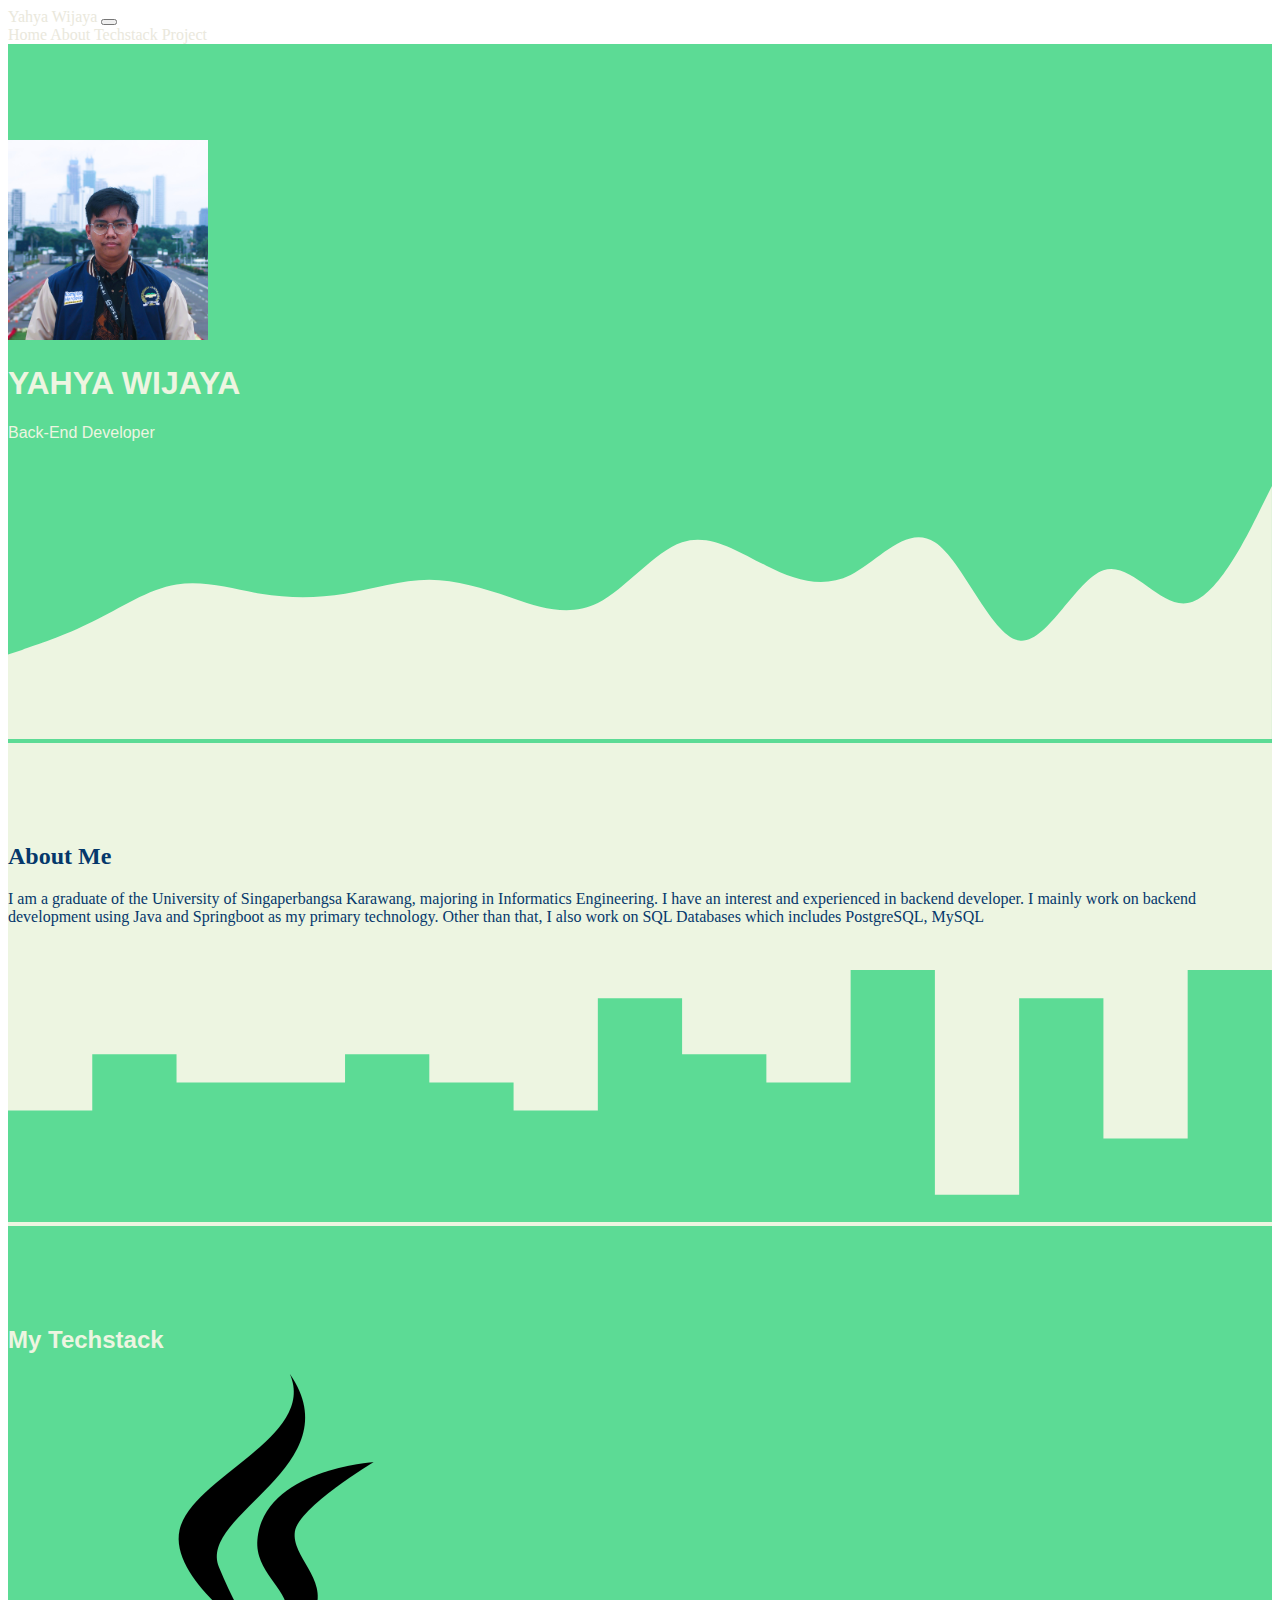
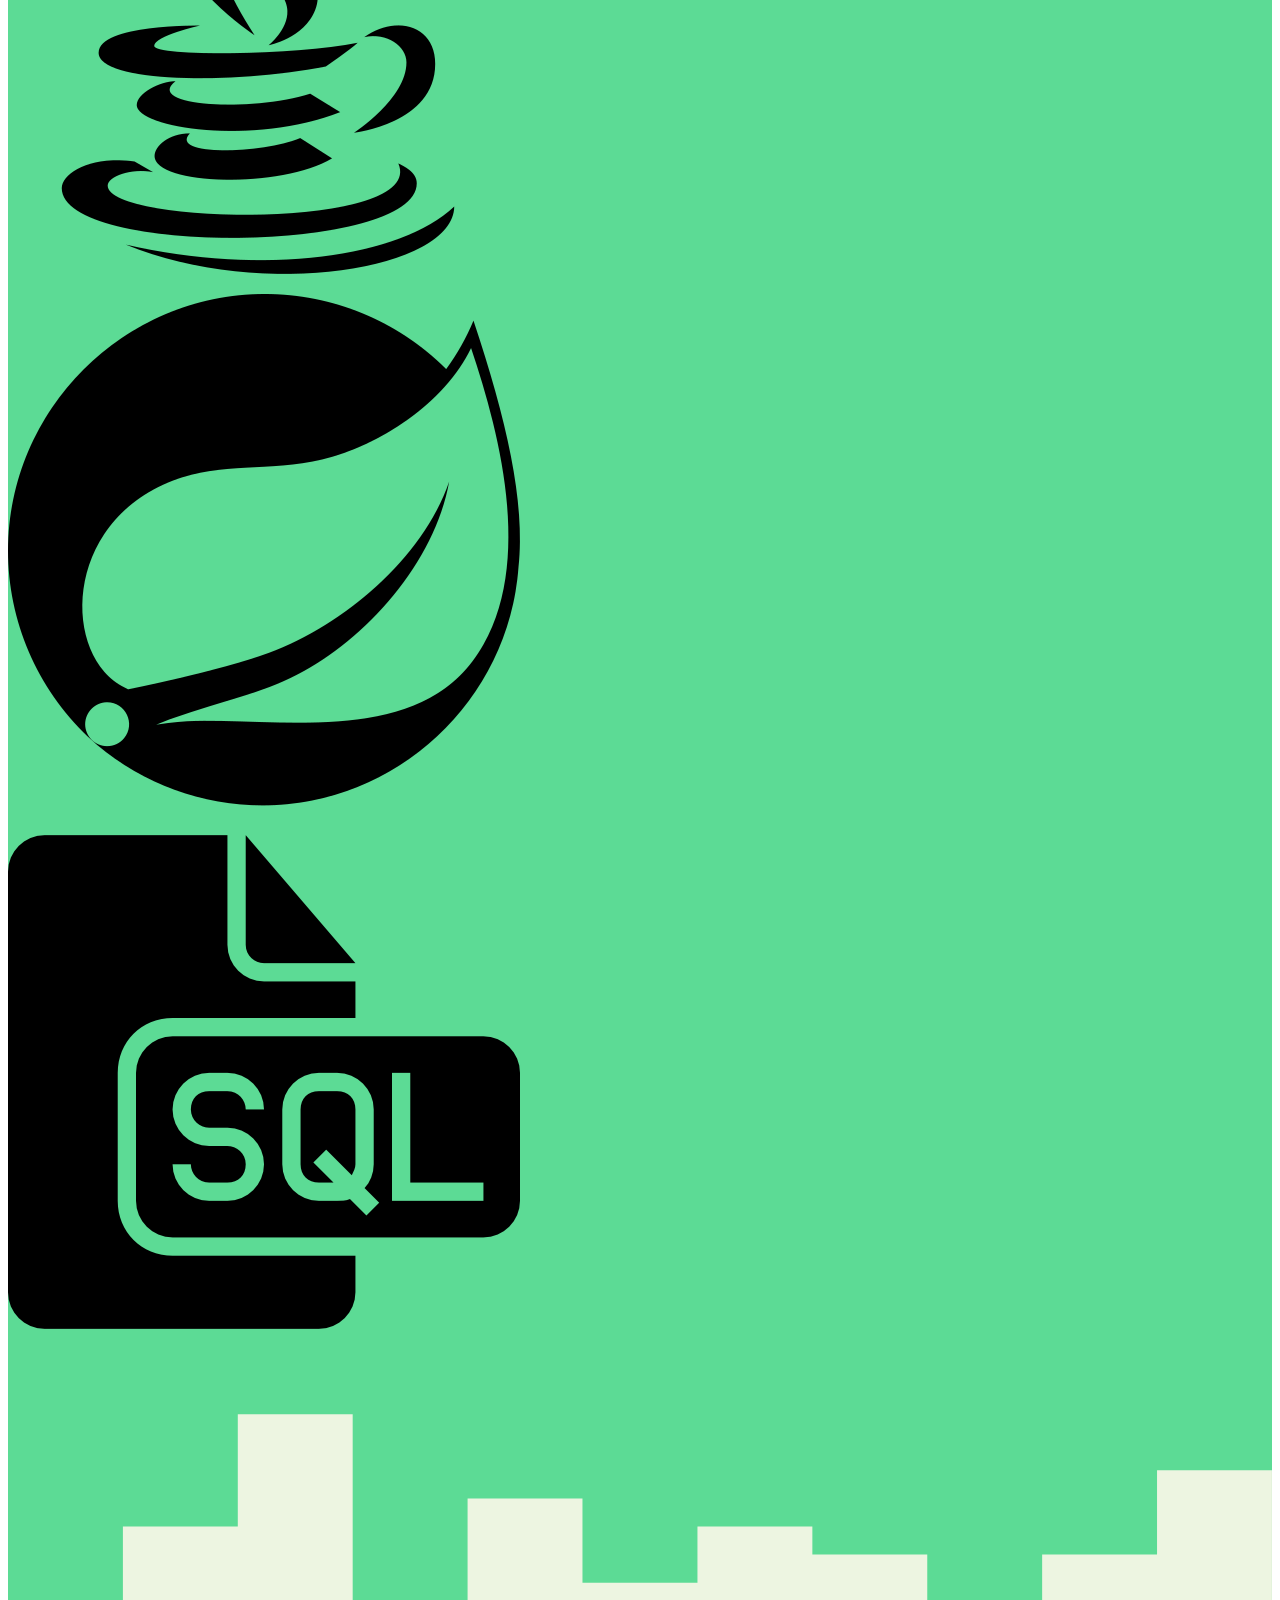
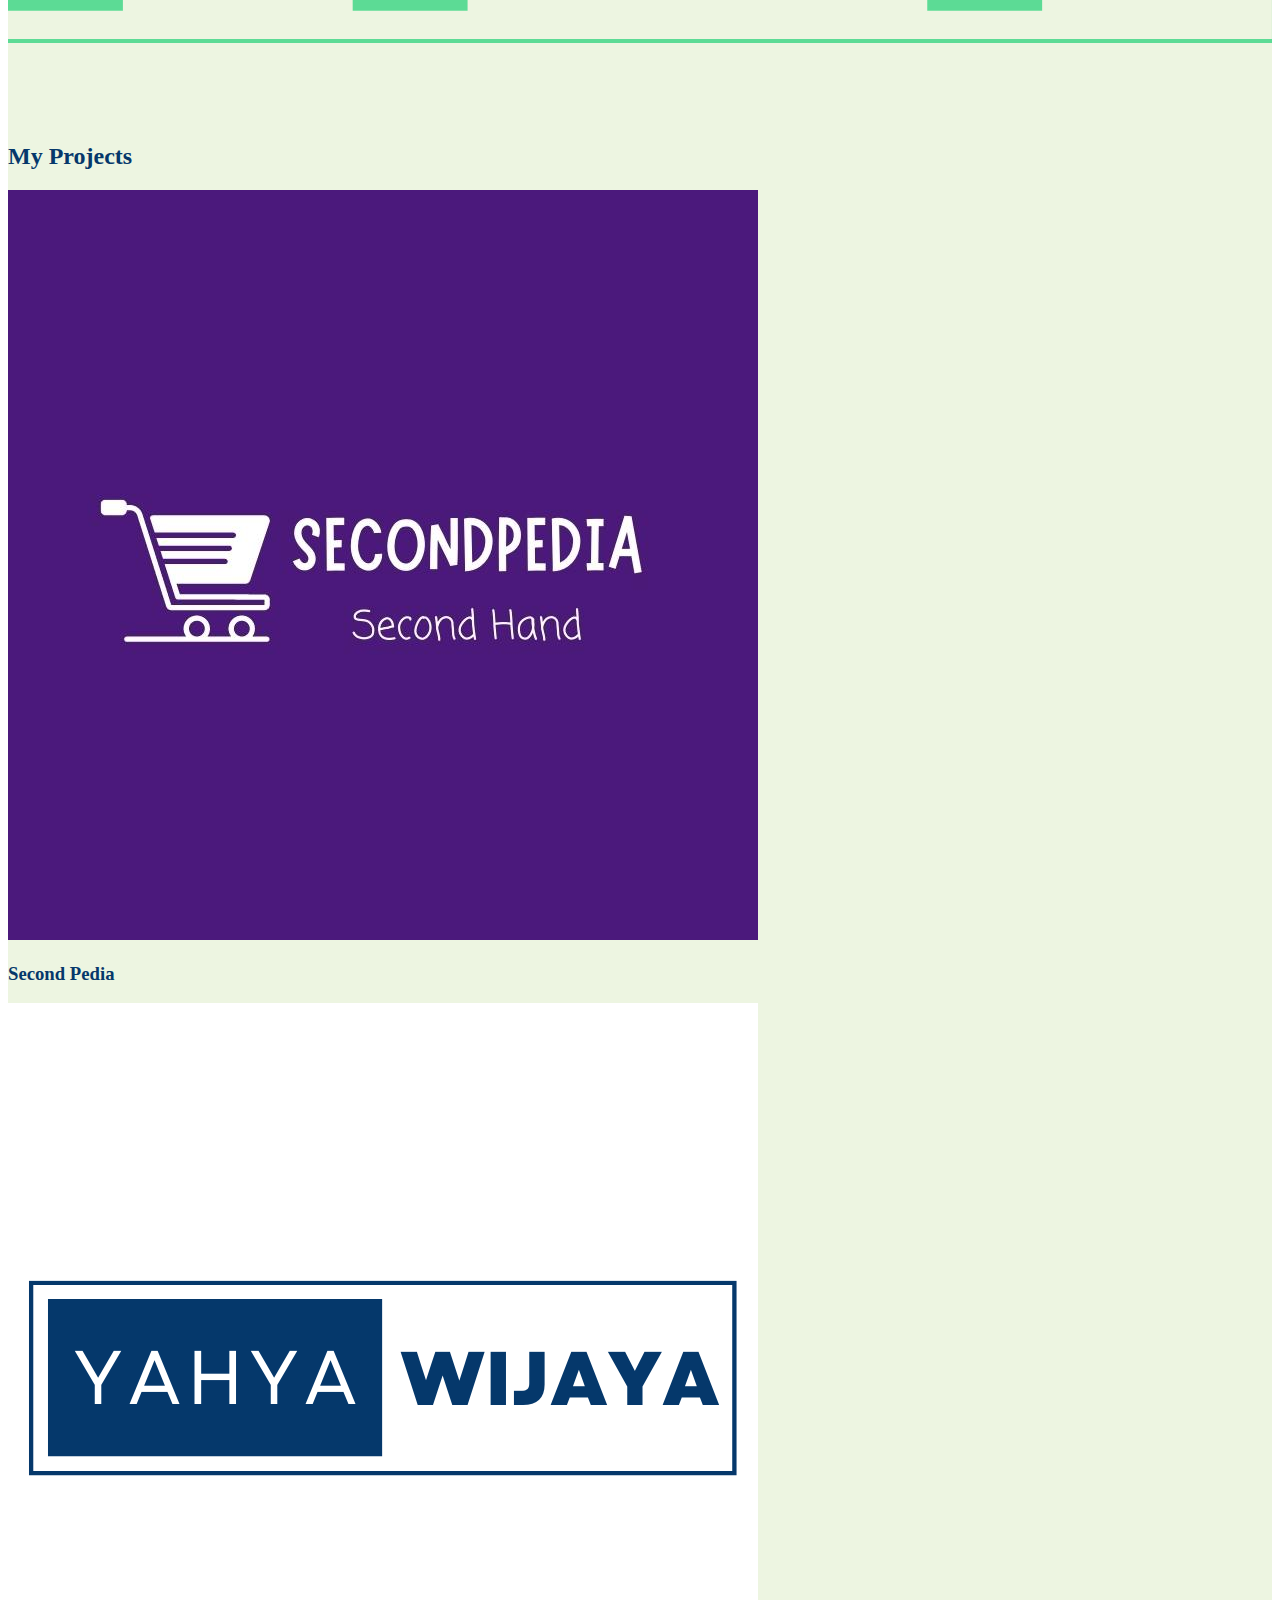
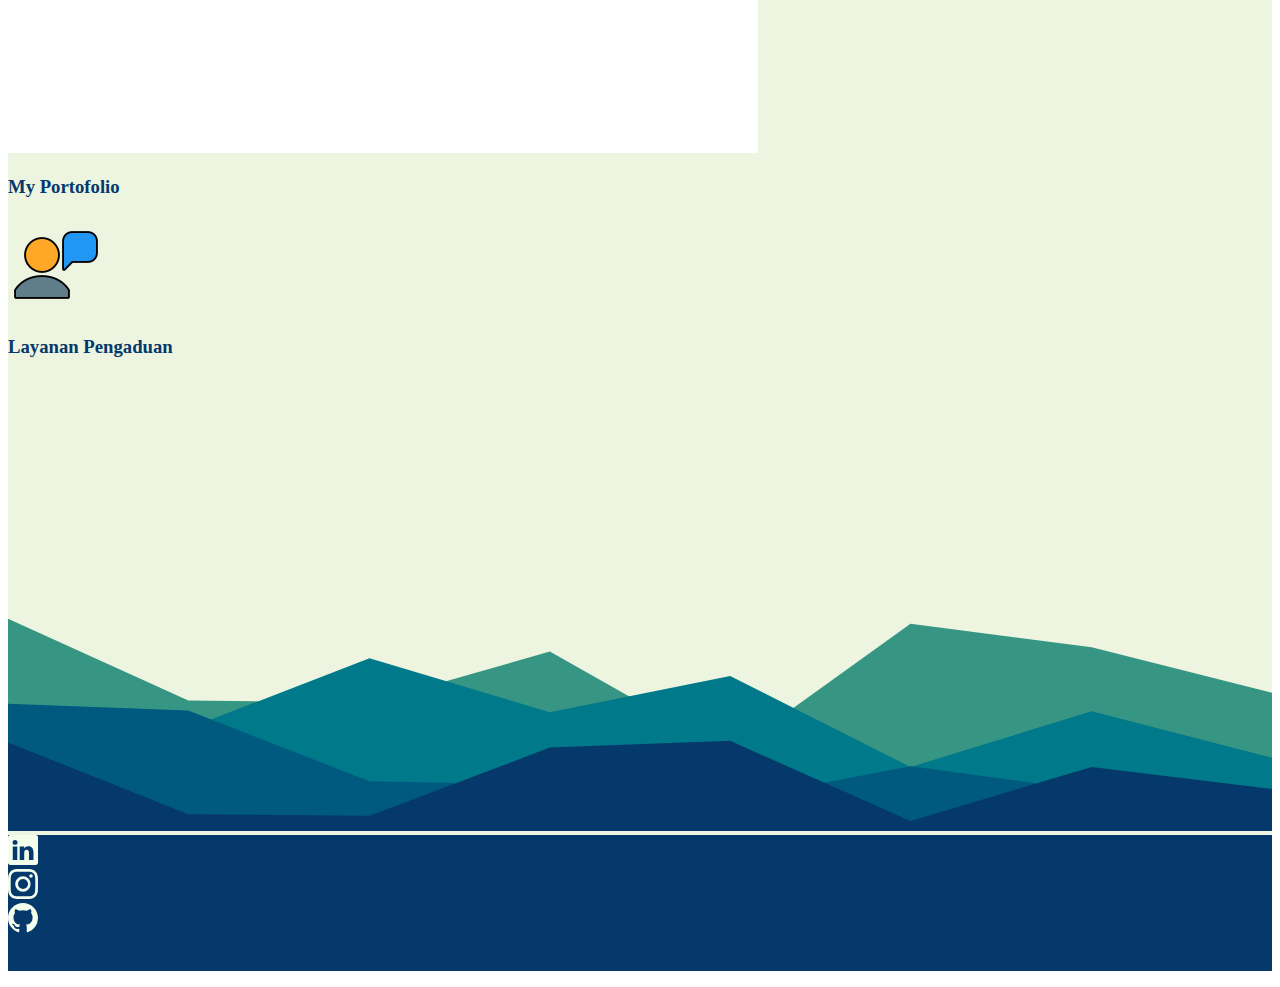
<file: index.html>
<!DOCTYPE html>
<html lang="en">
  <head>
    <meta charset="utf-8" />
    <meta name="viewport" content="width=device-width, initial-scale=1" />
    <title>My Portofolio | Yahya Wijaya</title>
    <link href="https://cdn.jsdelivr.net/npm/bootstrap@5.2.2/dist/css/bootstrap.min.css" rel="stylesheet" integrity="sha384-Zenh87qX5JnK2Jl0vWa8Ck2rdkQ2Bzep5IDxbcnCeuOxjzrPF/et3URy9Bv1WTRi" crossorigin="anonymous" />
    
    <!-- <link rel="stylesheet" href="https://cdn.jsdelivr.net/npm/bootstrap-icons@1.9.1/font/bootstrap-icons.css"> -->

    <link rel="stylesheet" href="style.css">
    <link
    rel="stylesheet"
    href="https://cdnjs.cloudflare.com/ajax/libs/animate.css/4.1.1/animate.min.css"
  />
    <style>
      @import url('https://fonts.googleapis.com/css2?family=Teko:wght@700&display=swap');
    </style>
    <link rel="shortcut icon" href="img/Black & White Minimalist Business Logo (1).png">
  </head>
  <body id="home">
    <!-- Navbar  -->
    <nav class="navbar navbar-expand-lg fixed-top navbar-light ">
      <div class="container">
        <a class="navbar-brand nav-link" href="#home">Yahya Wijaya</a>
        <button class="navbar-toggler" type="button" data-bs-toggle="collapse" data-bs-target="#navbarNavAltMarkup" aria-controls="navbarNavAltMarkup" aria-expanded="false" aria-label="Toggle navigation">
          <span class="navbar-toggler-icon"></span>
        </button>
        <div class="collapse navbar-collapse" id="navbarNavAltMarkup">
          <div class="navbar-nav ms-auto">
            <a class="nav-link active" aria-current="page" href="#home">Home</a>
            <a class="nav-link active" href="#about">About</a>
            <a class="nav-link active" href="#techstack">Techstack</a>
            <a class="nav-link active" href="#projects">Project</a>
          </div>
        </div>
      </div>
    </nav>
    <!-- Akhir Navbar -->
    <!-- Jumbotron -->
    <section class="jumbotron text-center section-custom">
      <img src="img/IMG_0188 new.JPG" alt="yahya wijaya" width="200" class="rounded-circle img-thumbnail mb-3">
      <h1 class="animate__animated animate__zoomIn display-4" style="color: #edf5e1">YAHYA WIJAYA</h1>
      <p class="lead animate__animated animate__zoomIn">Back-End Developer</p>
      <svg xmlns="http://www.w3.org/2000/svg" viewBox="0 0 1440 320"><path fill="#edf5e1" fill-opacity="1" d="M0,224L16,218.7C32,213,64,203,96,186.7C128,171,160,149,192,144C224,139,256,149,288,154.7C320,160,352,160,384,154.7C416,149,448,139,480,138.7C512,139,544,149,576,160C608,171,640,181,672,165.3C704,149,736,107,768,96C800,85,832,107,864,122.7C896,139,928,149,960,133.3C992,117,1024,75,1056,96C1088,117,1120,203,1152,208C1184,213,1216,139,1248,128C1280,117,1312,171,1344,165.3C1376,160,1408,96,1424,64L1440,32L1440,320L1424,320C1408,320,1376,320,1344,320C1312,320,1280,320,1248,320C1216,320,1184,320,1152,320C1120,320,1088,320,1056,320C1024,320,992,320,960,320C928,320,896,320,864,320C832,320,800,320,768,320C736,320,704,320,672,320C640,320,608,320,576,320C544,320,512,320,480,320C448,320,416,320,384,320C352,320,320,320,288,320C256,320,224,320,192,320C160,320,128,320,96,320C64,320,32,320,16,320L0,320Z"></path></svg>
    </section>
    <!-- Akhir Jumbotron -->
    <!-- About -->
    <section id="about" style="background-color: #edf5e1;">
      <div class="container">
        <div class="row text-center mb-3">
          <div class="col">
            <h2>About Me</h2>
          </div>
        </div>
        <div class="row justify-content-center fs-5 text-center">
          <div class="col">
            <p>
              I am a graduate of the University of Singaperbangsa Karawang, majoring in Informatics Engineering. I have an interest and experienced in backend developer. I mainly work on backend development using Java and Springboot as my primary technology. Other than that, I also work on SQL Databases which includes PostgreSQL, MySQL
            </p> 
          </div>
        </div>
      </div>
      <svg xmlns="http://www.w3.org/2000/svg" viewBox="0 0 1440 320"><path fill="#5cdb95" fill-opacity="1" d="M0,224L0,192L96,192L96,128L192,128L192,160L288,160L288,160L384,160L384,128L480,128L480,160L576,160L576,192L672,192L672,64L768,64L768,128L864,128L864,160L960,160L960,32L1056,32L1056,288L1152,288L1152,64L1248,64L1248,224L1344,224L1344,32L1440,32L1440,320L1344,320L1344,320L1248,320L1248,320L1152,320L1152,320L1056,320L1056,320L960,320L960,320L864,320L864,320L768,320L768,320L672,320L672,320L576,320L576,320L480,320L480,320L384,320L384,320L288,320L288,320L192,320L192,320L96,320L96,320L0,320L0,320Z"></path></svg>
    </section>
    <!-- Akhir About -->
    <!-- Techstack -->
    <section class="techstack section-custom" id="techstack">
      <div class="container">
        <div class="row text-center mb-3">
          <h2 style="color: #edf5e1">My Techstack</h2>
        </div>
        <div class="row justify-content-evenly mb-3 ">
          <div class="col-md-4 mb-5 mt-3" style="width: 18rem; padding-bottom: 1rem;">
            <img src="img/java.png" class="card-img-top" alt="java">
          </div>
          <div class="col-md-4 mb-5 mt-3" style="width: 18rem; padding-bottom: 1rem;">
            <img src="img/spring.png" class="card-img-top" alt="spring">
          </div>
          <div class="col-md-4 mb-5 mt-3" style="width: 18rem; padding-bottom: 1rem;">
            <img src="img/sql.png" class="card-img-top" alt="sql">
          </div>
        </div>
      </div>
      <svg xmlns="http://www.w3.org/2000/svg" viewBox="0 0 1440 320"><path fill="#edf5e1" fill-opacity="1" d="M0,224L0,288L130.9,288L130.9,192L261.8,192L261.8,64L392.7,64L392.7,288L523.6,288L523.6,160L654.5,160L654.5,256L785.5,256L785.5,192L916.4,192L916.4,224L1047.3,224L1047.3,288L1178.2,288L1178.2,224L1309.1,224L1309.1,128L1440,128L1440,320L1309.1,320L1309.1,320L1178.2,320L1178.2,320L1047.3,320L1047.3,320L916.4,320L916.4,320L785.5,320L785.5,320L654.5,320L654.5,320L523.6,320L523.6,320L392.7,320L392.7,320L261.8,320L261.8,320L130.9,320L130.9,320L0,320L0,320Z"></path></svg>
    </section>
    <!-- Akhir Techstack -->
    <!-- Project -->
    <section id="projects">
      <div class="container">
        <div class="row text-center mb-3">
          <div class="col">
            <h2 >My Projects</h2>
          </div>
        </div>
        <div class="row justify-content-center">
          <div class="col-md-4 mb-2"onclick="location.href='https://dummyprojectbinar.herokuapp.com/swagger-ui/index.html#';" style="cursor: pointer;">
            <div class="card ">
              <img src="img/Triple Sauce Thrift Shop Logo.jpg" class="card-img-top " alt="Project 1">
              <div class="card-body " >
                <h3 class="card-text text-center" >Second Pedia</h3>
              </div>
            </div>
          </div>
          <div class="col-md-4 mb-2" onclick="location.href='https://yahyawijaya.netlify.app/';" style="cursor: pointer;">
            <div class="card">
              <img src="img/Black & White Minimalist Business Logo (1).png" class="card-img-top" alt="Project 2">
              <div class="card-body" >
                <h3 class="card-text text-center">My Portofolio</h3>
              </div>
            </div>
          </div>
          <div class="col-md-4 mb-2" onclick="location.href='https://layanan-pengaduan.herokuapp.com/swagger-ui/index.html#';" style="cursor: pointer;">
            <div class="card">
              <img src="[data-uri]" class="card-img-top" alt="Project 3">
              <div class="card-body">
                <h3 class="card-text text-center">Layanan Pengaduan</h3>
              </div>
            </div>
          </div>
        </div>
      </div>
      <svg id="visual" viewBox="0 0 1500 540" width="100%" height="100%" xmlns="http://www.w3.org/2000/svg" xmlns:xlink="http://www.w3.org/1999/xlink" version="1.1"><rect x="0" y="0" width="1500" height="400" fill="#edf5e1"></rect><path d="M0 288L214 385L429 388L643 327L857 448L1071 294L1286 322L1500 376L1500 541L1286 541L1071 541L857 541L643 541L429 541L214 541L0 541Z" fill="#379683"></path><path d="M0 402L214 418L429 335L643 399L857 356L1071 464L1286 398L1500 453L1500 541L1286 541L1071 541L857 541L643 541L429 541L214 541L0 541Z" fill="#00798a"></path><path d="M0 389L214 397L429 481L643 485L857 504L1071 463L1286 492L1500 501L1500 541L1286 541L1071 541L857 541L643 541L429 541L214 541L0 541Z" fill="#005a80"></path><path d="M0 435L214 520L429 522L643 441L857 433L1071 528L1286 464L1500 490L1500 541L1286 541L1071 541L857 541L643 541L429 541L214 541L0 541Z" fill="#05386b"></path></svg>    </section>
    </section>
    <!-- AKhir Project -->   
    <!-- Footer -->
    <footer class="text-white text-center pb-5 pe-4" style=" background-color: #05386b">
      <div class="row justify-content-center ">
        <div class="col-1 mb-3">
          <a href="https://www.linkedin.com/in/yahyawijaya082/" target="_blank">
            <svg xmlns="http://www.w3.org/2000/svg" width="30" height="30" fill="#f4feec" class="bi bi-linkedin" viewBox="0 0 16 16">
              <path d="M0 1.146C0 .513.526 0 1.175 0h13.65C15.474 0 16 .513 16 1.146v13.708c0 .633-.526 1.146-1.175 1.146H1.175C.526 16 0 15.487 0 14.854V1.146zm4.943 12.248V6.169H2.542v7.225h2.401zm-1.2-8.212c.837 0 1.358-.554 1.358-1.248-.015-.709-.52-1.248-1.342-1.248-.822 0-1.359.54-1.359 1.248 0 .694.521 1.248 1.327 1.248h.016zm4.908 8.212V9.359c0-.216.016-.432.08-.586.173-.431.568-.878 1.232-.878.869 0 1.216.662 1.216 1.634v3.865h2.401V9.25c0-2.22-1.184-3.252-2.764-3.252-1.274 0-1.845.7-2.165 1.193v.025h-.016a5.54 5.54 0 0 1 .016-.025V6.169h-2.4c.03.678 0 7.225 0 7.225h2.4z"/>
            </svg>
          </a>
        </div>
        <div class="col-1 mb-3">
          <a href="https://www.instagram.com/yahyawjy/" target="_blank">
            <svg xmlns="http://www.w3.org/2000/svg" width="30" height="30" fill="#f4feec" class="bi bi-instagram" viewBox="0 0 16 16">
              <path d="M8 0C5.829 0 5.556.01 4.703.048 3.85.088 3.269.222 2.76.42a3.917 3.917 0 0 0-1.417.923A3.927 3.927 0 0 0 .42 2.76C.222 3.268.087 3.85.048 4.7.01 5.555 0 5.827 0 8.001c0 2.172.01 2.444.048 3.297.04.852.174 1.433.372 1.942.205.526.478.972.923 1.417.444.445.89.719 1.416.923.51.198 1.09.333 1.942.372C5.555 15.99 5.827 16 8 16s2.444-.01 3.298-.048c.851-.04 1.434-.174 1.943-.372a3.916 3.916 0 0 0 1.416-.923c.445-.445.718-.891.923-1.417.197-.509.332-1.09.372-1.942C15.99 10.445 16 10.173 16 8s-.01-2.445-.048-3.299c-.04-.851-.175-1.433-.372-1.941a3.926 3.926 0 0 0-.923-1.417A3.911 3.911 0 0 0 13.24.42c-.51-.198-1.092-.333-1.943-.372C10.443.01 10.172 0 7.998 0h.003zm-.717 1.442h.718c2.136 0 2.389.007 3.232.046.78.035 1.204.166 1.486.275.373.145.64.319.92.599.28.28.453.546.598.92.11.281.24.705.275 1.485.039.843.047 1.096.047 3.231s-.008 2.389-.047 3.232c-.035.78-.166 1.203-.275 1.485a2.47 2.47 0 0 1-.599.919c-.28.28-.546.453-.92.598-.28.11-.704.24-1.485.276-.843.038-1.096.047-3.232.047s-2.39-.009-3.233-.047c-.78-.036-1.203-.166-1.485-.276a2.478 2.478 0 0 1-.92-.598 2.48 2.48 0 0 1-.6-.92c-.109-.281-.24-.705-.275-1.485-.038-.843-.046-1.096-.046-3.233 0-2.136.008-2.388.046-3.231.036-.78.166-1.204.276-1.486.145-.373.319-.64.599-.92.28-.28.546-.453.92-.598.282-.11.705-.24 1.485-.276.738-.034 1.024-.044 2.515-.045v.002zm4.988 1.328a.96.96 0 1 0 0 1.92.96.96 0 0 0 0-1.92zm-4.27 1.122a4.109 4.109 0 1 0 0 8.217 4.109 4.109 0 0 0 0-8.217zm0 1.441a2.667 2.667 0 1 1 0 5.334 2.667 2.667 0 0 1 0-5.334z"/>
            </svg>
          </a>
        </div>
        <div class="col-1 mb-3">
          <a href="https://github.com/yahyahouse" target="_blank">
            <svg xmlns="http://www.w3.org/2000/svg" width="30" height="30" fill="#f4feec" class="bi bi-github" viewBox="0 0 16 16">
              <path d="M8 0C3.58 0 0 3.58 0 8c0 3.54 2.29 6.53 5.47 7.59.4.07.55-.17.55-.38 0-.19-.01-.82-.01-1.49-2.01.37-2.53-.49-2.69-.94-.09-.23-.48-.94-.82-1.13-.28-.15-.68-.52-.01-.53.63-.01 1.08.58 1.23.82.72 1.21 1.87.87 2.33.66.07-.52.28-.87.51-1.07-1.78-.2-3.64-.89-3.64-3.95 0-.87.31-1.59.82-2.15-.08-.2-.36-1.02.08-2.12 0 0 .67-.21 2.2.82.64-.18 1.32-.27 2-.27.68 0 1.36.09 2 .27 1.53-1.04 2.2-.82 2.2-.82.44 1.1.16 1.92.08 2.12.51.56.82 1.27.82 2.15 0 3.07-1.87 3.75-3.65 3.95.29.25.54.73.54 1.48 0 1.07-.01 1.93-.01 2.2 0 .21.15.46.55.38A8.012 8.012 0 0 0 16 8c0-4.42-3.58-8-8-8z"/>
            </svg>
          </a>
        </div>
      </div>
      <div class="row justify-content-center">
        <div class="col">
          <p class="copyright">Copyright © 2022 by Yahya Wijaya. All rights reserved.</p> 
        </div>
      </div>
            
    </footer>
    <!-- Akhir Footer -->
    <script src="https://cdn.jsdelivr.net/npm/bootstrap@5.2.2/dist/js/bootstrap.bundle.min.js" integrity="sha384-OERcA2EqjJCMA+/3y+gxIOqMEjwtxJY7qPCqsdltbNJuaOe923+mo//f6V8Qbsw3" crossorigin="anonymous"></script>
  </body>
</html>
</file>
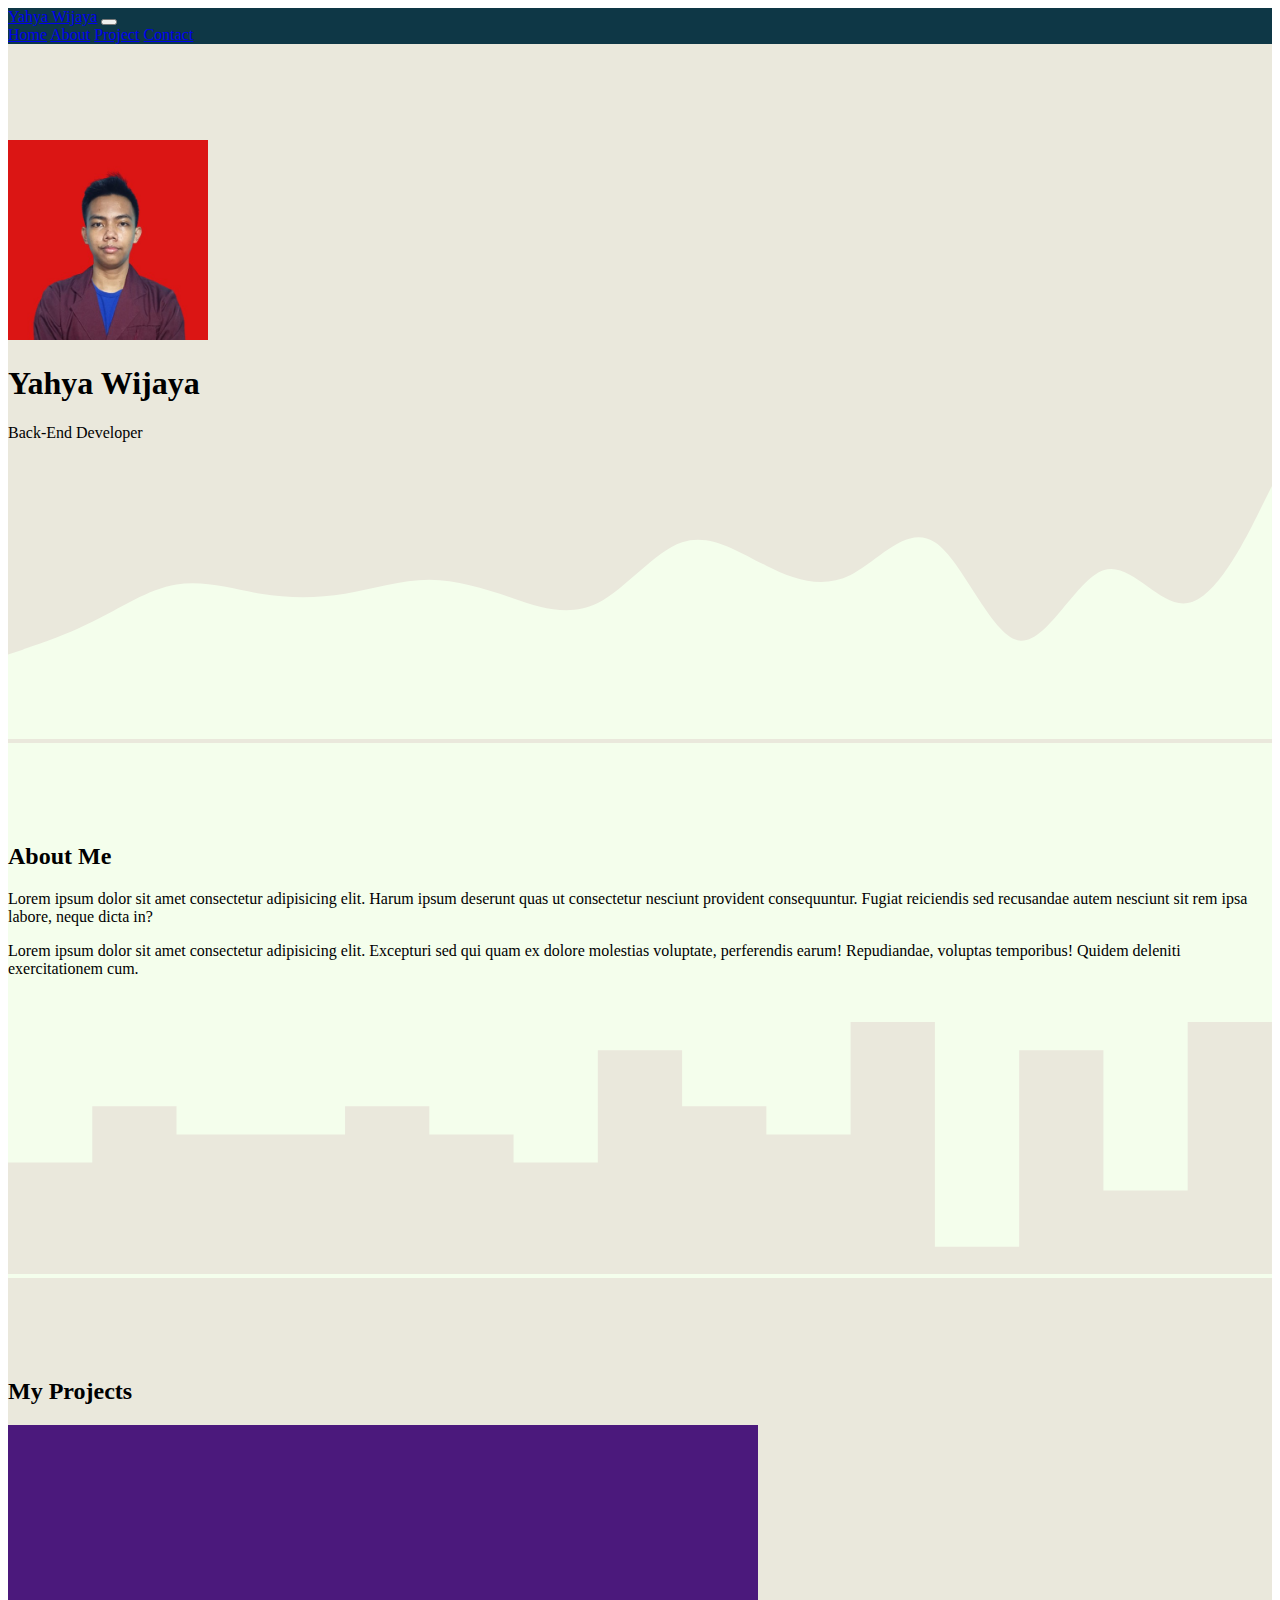
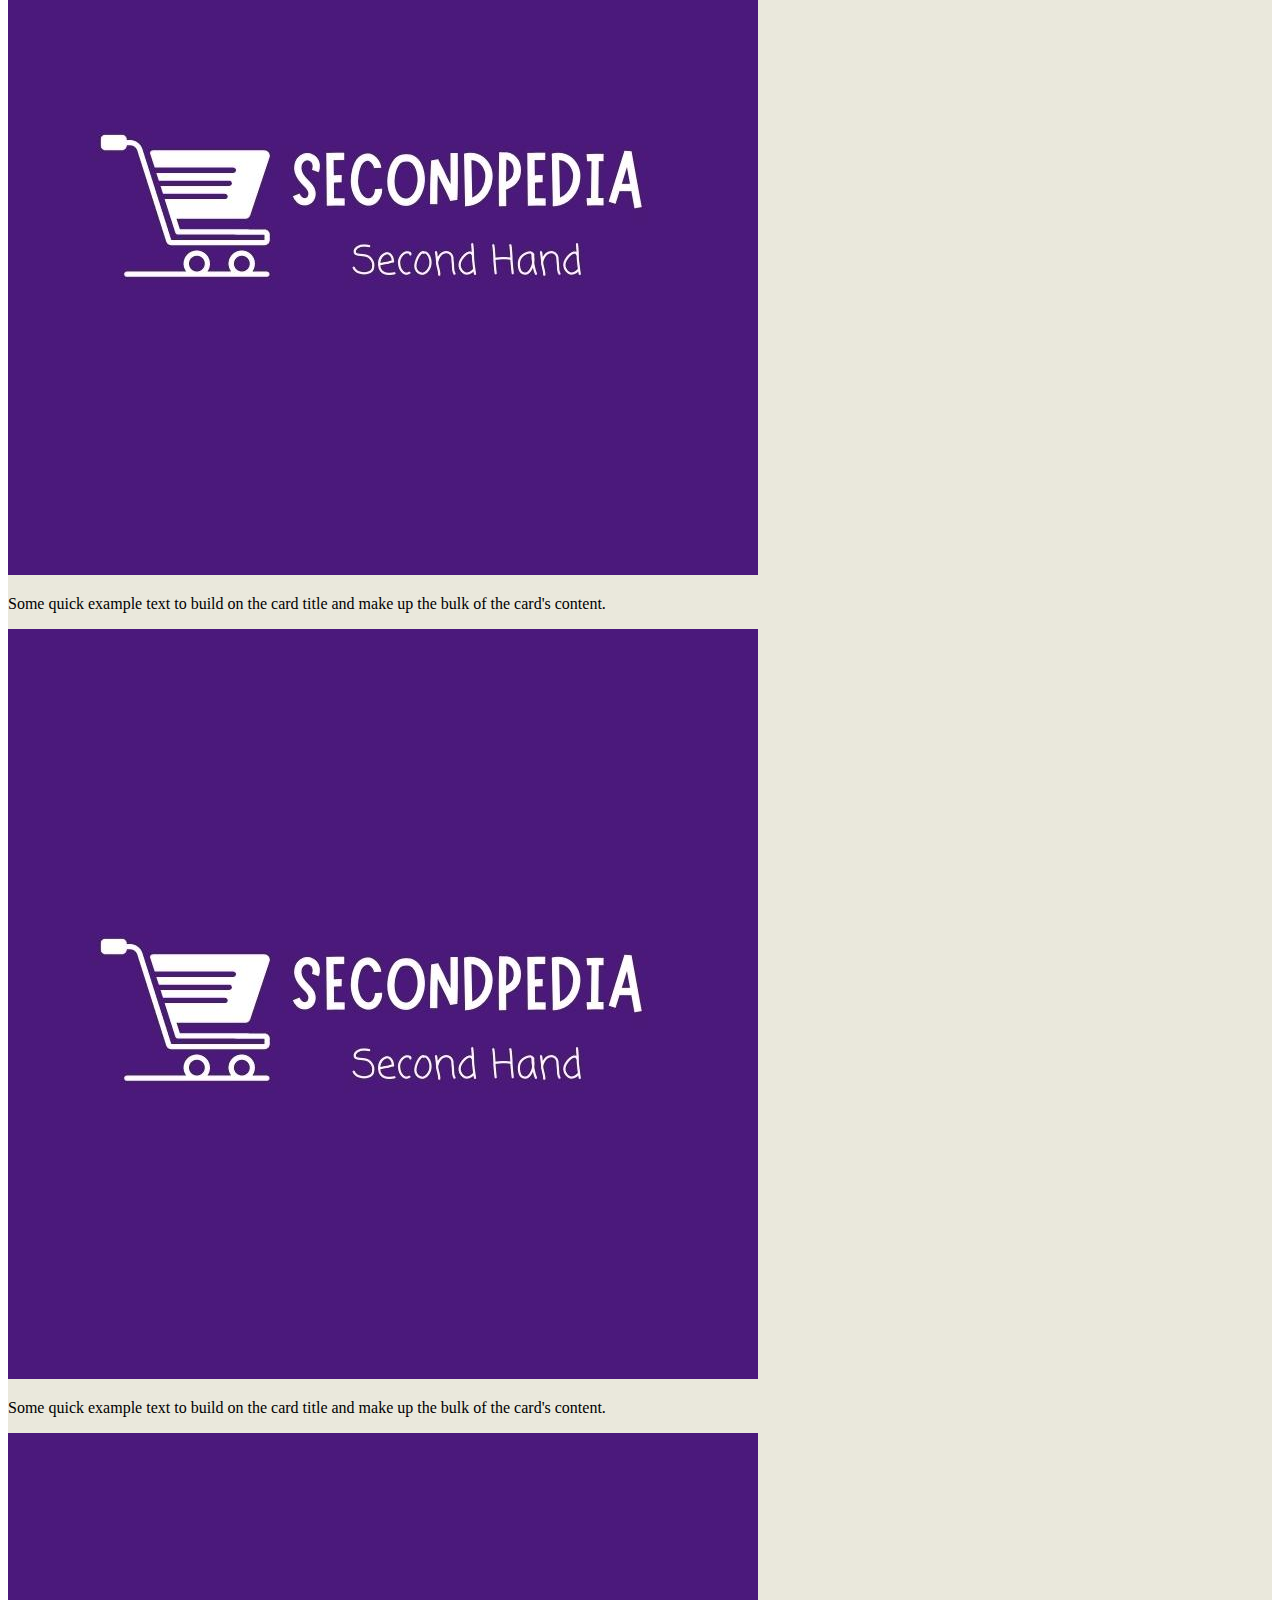
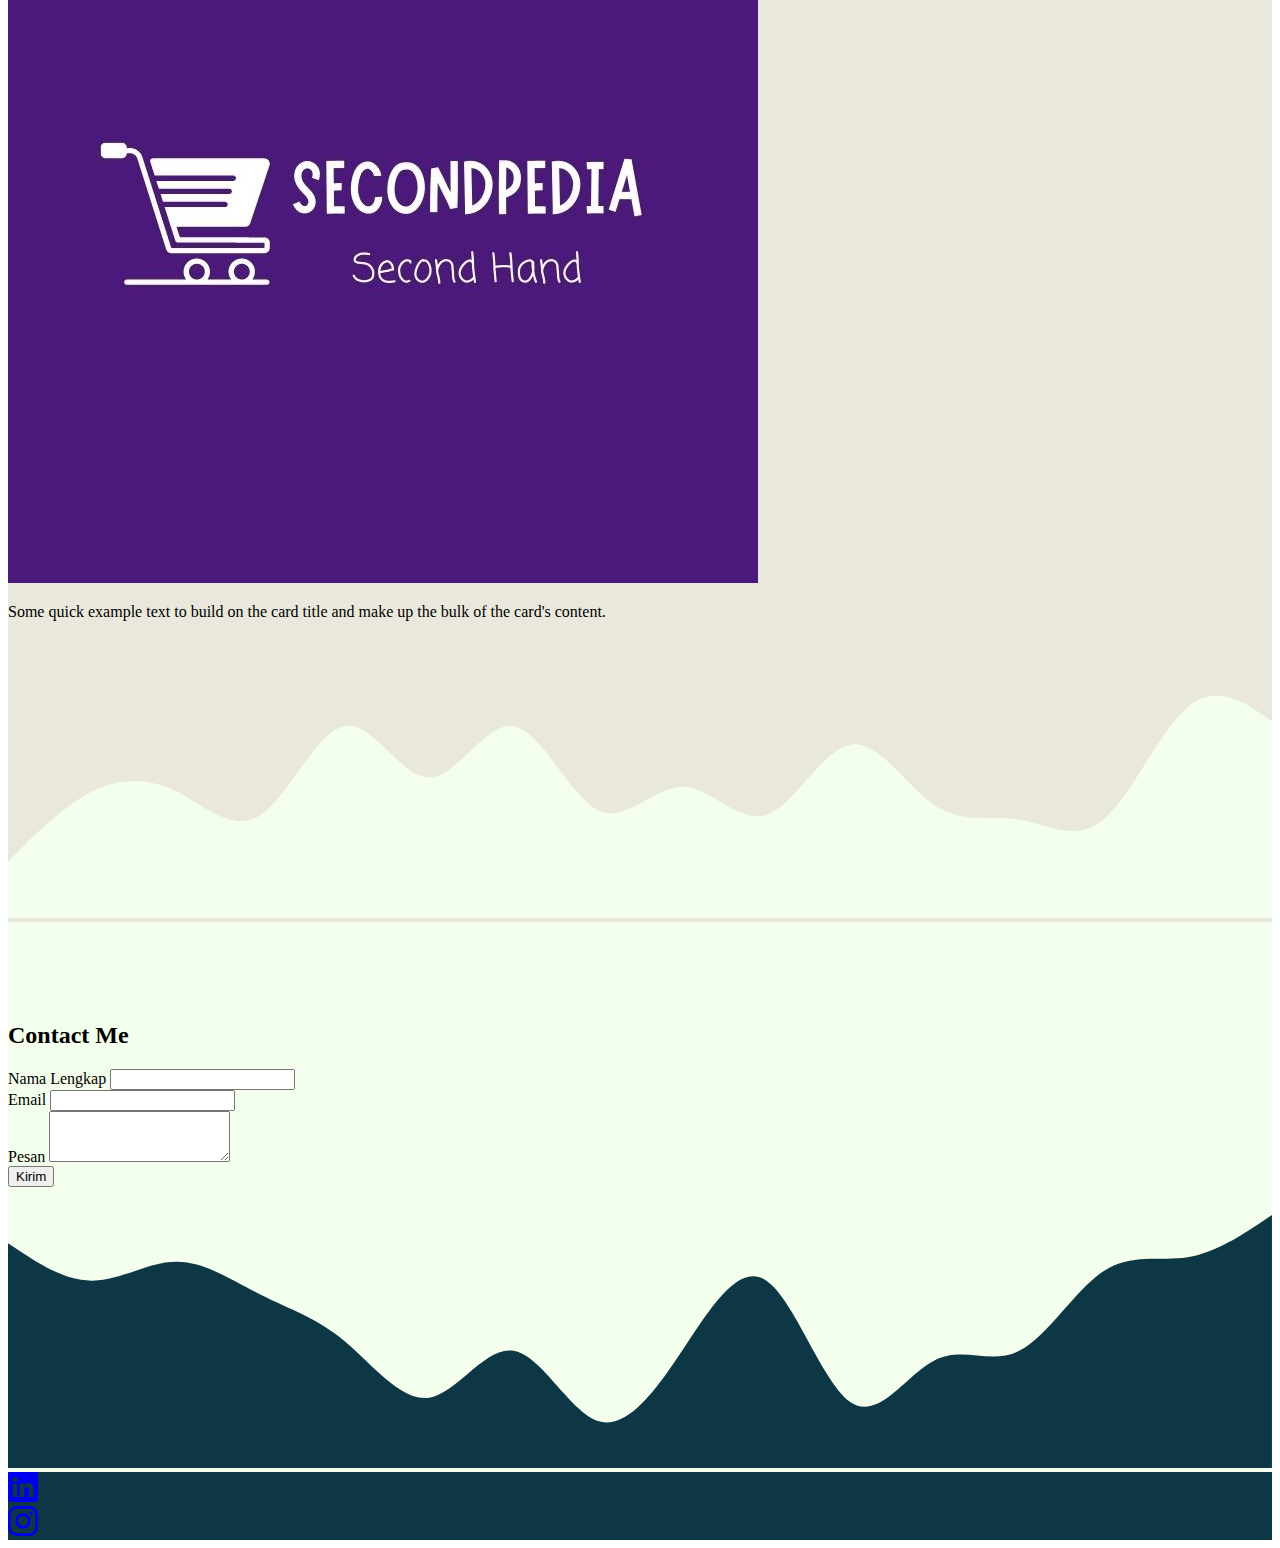
<file: src/index.html>
<!DOCTYPE html>
<html lang="en">
  <head>
    <meta charset="utf-8" />
    <meta name="viewport" content="width=device-width, initial-scale=1" />
    <title>My Portofolio | Yahya Wijaya</title>
    <link href="https://cdn.jsdelivr.net/npm/bootstrap@5.2.2/dist/css/bootstrap.min.css" rel="stylesheet" integrity="sha384-Zenh87qX5JnK2Jl0vWa8Ck2rdkQ2Bzep5IDxbcnCeuOxjzrPF/et3URy9Bv1WTRi" crossorigin="anonymous" />
    
    <link rel="stylesheet" href="https://cdn.jsdelivr.net/npm/bootstrap-icons@1.9.1/font/bootstrap-icons.css">

    <link rel="stylesheet" href="style.css">
  </head>
  <body id="home">
    <!-- Navbar  -->
    <nav class="navbar shadow-sm navbar-expand-lg navbar-dark fixed-top " style="background-color: #0e3746">
      <div class="container">
        <a class="navbar-brand" href="https://www.youtube.com/">Yahya Wijaya</a>
        <button class="navbar-toggler" type="button" data-bs-toggle="collapse" data-bs-target="#navbarNavAltMarkup" aria-controls="navbarNavAltMarkup" aria-expanded="false" aria-label="Toggle navigation">
          <span class="navbar-toggler-icon"></span>
        </button>
        <div class="collapse navbar-collapse" id="navbarNavAltMarkup">
          <div class="navbar-nav ms-auto">
            <a class="nav-link active" aria-current="page" href="#home">Home</a>
            <a class="nav-link active" href="#about">About</a>
            <a class="nav-link active" href="#projects">Project</a>
            <a class="nav-link active" href="#contact">Contact</a>
          </div>
        </div>
      </div>
    </nav>
    <!-- Akhir Navbar -->
    <!-- Jumbotron -->
    <section class="jumbotron text-center">
      <img src="img/yahya foto.jpg" alt="yahya wijaya" width="200" class="rounded-circle img-thumbnail">
      <h1 class="display-4">Yahya Wijaya</h1>
      <p class="lead">Back-End Developer</p>
      <svg xmlns="http://www.w3.org/2000/svg" viewBox="0 0 1440 320"><path fill="#f4feec" fill-opacity="1" d="M0,224L16,218.7C32,213,64,203,96,186.7C128,171,160,149,192,144C224,139,256,149,288,154.7C320,160,352,160,384,154.7C416,149,448,139,480,138.7C512,139,544,149,576,160C608,171,640,181,672,165.3C704,149,736,107,768,96C800,85,832,107,864,122.7C896,139,928,149,960,133.3C992,117,1024,75,1056,96C1088,117,1120,203,1152,208C1184,213,1216,139,1248,128C1280,117,1312,171,1344,165.3C1376,160,1408,96,1424,64L1440,32L1440,320L1424,320C1408,320,1376,320,1344,320C1312,320,1280,320,1248,320C1216,320,1184,320,1152,320C1120,320,1088,320,1056,320C1024,320,992,320,960,320C928,320,896,320,864,320C832,320,800,320,768,320C736,320,704,320,672,320C640,320,608,320,576,320C544,320,512,320,480,320C448,320,416,320,384,320C352,320,320,320,288,320C256,320,224,320,192,320C160,320,128,320,96,320C64,320,32,320,16,320L0,320Z"></path></svg>
    </section>
    <!-- Akhir Jumbotron -->
    <!-- About -->
    <section id="about" style="background-color: #f4feec;">
      <div class="container">
        <div class="row text-center mb-3">
          <div class="col">
            <h2>About Me</h2>
          </div>
        </div>
        <div class="row justify-content-center fs-5 text-center">
          <div class="col-md-4">
            <p>
              Lorem ipsum dolor sit amet consectetur adipisicing elit. Harum ipsum deserunt quas ut consectetur nesciunt provident consequuntur. Fugiat reiciendis sed recusandae autem nesciunt sit rem ipsa labore, neque dicta in?
            </p> 
          </div>
          <div class="col-md-4">
            <p>
              Lorem ipsum dolor sit amet consectetur adipisicing elit. Excepturi sed qui quam ex dolore molestias voluptate, perferendis earum! Repudiandae, voluptas temporibus! Quidem deleniti exercitationem cum.
            </p>
          </div>
        </div>
      </div>
      <svg xmlns="http://www.w3.org/2000/svg" viewBox="0 0 1440 320"><path fill="#eae8dc" fill-opacity="1" d="M0,224L0,192L96,192L96,128L192,128L192,160L288,160L288,160L384,160L384,128L480,128L480,160L576,160L576,192L672,192L672,64L768,64L768,128L864,128L864,160L960,160L960,32L1056,32L1056,288L1152,288L1152,64L1248,64L1248,224L1344,224L1344,32L1440,32L1440,320L1344,320L1344,320L1248,320L1248,320L1152,320L1152,320L1056,320L1056,320L960,320L960,320L864,320L864,320L768,320L768,320L672,320L672,320L576,320L576,320L480,320L480,320L384,320L384,320L288,320L288,320L192,320L192,320L96,320L96,320L0,320L0,320Z"></path></svg>
    </section>
    <!-- Akhir About -->
    <!-- Project -->
    <section id="projects">
      <div class="container">
        <div class="row text-center mb-3">
          <div class="col">
            <h2>My Projects</h2>
          </div>
        </div>
        <div class="row justify-content-center">
          <div class="col-md-4 mb-3">
            <div class="card">
              <img src="img/Triple Sauce Thrift Shop Logo.jpg" class="card-img-top" alt="Project 1">
              <div class="card-body">
                <p class="card-text">Some quick example text to build on the card title and make up the bulk of the card's content.</p>
              </div>
            </div>
          </div>
          <div class="col-md-4 mb-3">
            <div class="card">
              <img src="img/Triple Sauce Thrift Shop Logo.jpg" class="card-img-top" alt="Project 1">
              <div class="card-body">
                <p class="card-text">Some quick example text to build on the card title and make up the bulk of the card's content.</p>
              </div>
            </div>
          </div>
          <div class="col-md-4 mb-3">
            <div class="card">
              <img src="img/Triple Sauce Thrift Shop Logo.jpg" class="card-img-top" alt="Project 1">
              <div class="card-body">
                <p class="card-text">Some quick example text to build on the card title and make up the bulk of the card's content.</p>
              </div>
            </div>
          </div>
        </div>
      </div>
      <svg xmlns="http://www.w3.org/2000/svg" viewBox="0 0 1440 320"><path fill="#f4feec" fill-opacity="1" d="M0,256L16,240C32,224,64,192,96,176C128,160,160,160,192,176C224,192,256,224,288,202.7C320,181,352,107,384,101.3C416,96,448,160,480,160C512,160,544,96,576,101.3C608,107,640,181,672,197.3C704,213,736,171,768,170.7C800,171,832,213,864,202.7C896,192,928,128,960,122.7C992,117,1024,171,1056,192C1088,213,1120,203,1152,208C1184,213,1216,235,1248,208C1280,181,1312,107,1344,80C1376,53,1408,75,1424,85.3L1440,96L1440,320L1424,320C1408,320,1376,320,1344,320C1312,320,1280,320,1248,320C1216,320,1184,320,1152,320C1120,320,1088,320,1056,320C1024,320,992,320,960,320C928,320,896,320,864,320C832,320,800,320,768,320C736,320,704,320,672,320C640,320,608,320,576,320C544,320,512,320,480,320C448,320,416,320,384,320C352,320,320,320,288,320C256,320,224,320,192,320C160,320,128,320,96,320C64,320,32,320,16,320L0,320Z"></path></svg>
    </section>
    <!-- AKhir Project -->
    <!-- Contact -->
    <section id="contact">
      <div class="container">
        <div class="row text-center mb-3">
          <div class="col">
            <h2>Contact Me</h2>
          </div>
        </div>
        <div class="row justify-content-center">
          <div class="col-md-6">
            <form>
              <div class="mb-3">
                <label for="Namer" class="form-label">Nama Lengkap</label>
                <input type="text" class="form-control" id="name" aria-describedby="name">
              </div>
              <div class="mb-3">
                <label for="email" class="form-label">Email </label>
                <input type="email" class="form-control" id="email" aria-describedby="email">
              </div>
              <div class="mb-3">
                <label for="pesan" class="form-label">Pesan</label>
                <textarea class="form-control" id="pesan" rows="3"></textarea>
              </div>
              <button type="submit" class="btn btn-primary">Kirim</button>
            </form>
          </div>
        </div>
      </div>
      <svg xmlns="http://www.w3.org/2000/svg" viewBox="0 0 1440 320"><path fill="#0e3746" fill-opacity="1" d="M0,64L16,74.7C32,85,64,107,96,106.7C128,107,160,85,192,85.3C224,85,256,107,288,122.7C320,139,352,149,384,176C416,203,448,245,480,240C512,235,544,181,576,186.7C608,192,640,256,672,266.7C704,277,736,235,768,186.7C800,139,832,85,864,106.7C896,128,928,224,960,245.3C992,267,1024,213,1056,197.3C1088,181,1120,203,1152,186.7C1184,171,1216,117,1248,96C1280,75,1312,85,1344,80C1376,75,1408,53,1424,42.7L1440,32L1440,320L1424,320C1408,320,1376,320,1344,320C1312,320,1280,320,1248,320C1216,320,1184,320,1152,320C1120,320,1088,320,1056,320C1024,320,992,320,960,320C928,320,896,320,864,320C832,320,800,320,768,320C736,320,704,320,672,320C640,320,608,320,576,320C544,320,512,320,480,320C448,320,416,320,384,320C352,320,320,320,288,320C256,320,224,320,192,320C160,320,128,320,96,320C64,320,32,320,16,320L0,320Z"></path></svg>
    </section>
    <!-- Akhir Contact -->
    <!-- Footer -->
    <footer class="text-white text-center pb-5" style=" background-color: #0e3746">
      <div class="container">
        <div class="row justify-content-center">
          <div class="col-1">
            <a href="https://www.linkedin.com/in/yahyawijaya082/" target="_blank">
              <svg xmlns="http://www.w3.org/2000/svg" width="30" height="30" fill="currentColor" class="bi bi-linkedin" viewBox="0 0 16 16">
              <path d="M0 1.146C0 .513.526 0 1.175 0h13.65C15.474 0 16 .513 16 1.146v13.708c0 .633-.526 1.146-1.175 1.146H1.175C.526 16 0 15.487 0 14.854V1.146zm4.943 12.248V6.169H2.542v7.225h2.401zm-1.2-8.212c.837 0 1.358-.554 1.358-1.248-.015-.709-.52-1.248-1.342-1.248-.822 0-1.359.54-1.359 1.248 0 .694.521 1.248 1.327 1.248h.016zm4.908 8.212V9.359c0-.216.016-.432.08-.586.173-.431.568-.878 1.232-.878.869 0 1.216.662 1.216 1.634v3.865h2.401V9.25c0-2.22-1.184-3.252-2.764-3.252-1.274 0-1.845.7-2.165 1.193v.025h-.016a5.54 5.54 0 0 1 .016-.025V6.169h-2.4c.03.678 0 7.225 0 7.225h2.4z"/>
            </svg>
            </a>
          </div>
          <div class="col-1">
          <a href="https://www.instagram.com/yahyawjy/" target="_blank">
            <svg xmlns="http://www.w3.org/2000/svg" width="30" height="30" fill="currentColor" class="bi bi-instagram" viewBox="0 0 16 16">
              <path d="M8 0C5.829 0 5.556.01 4.703.048 3.85.088 3.269.222 2.76.42a3.917 3.917 0 0 0-1.417.923A3.927 3.927 0 0 0 .42 2.76C.222 3.268.087 3.85.048 4.7.01 5.555 0 5.827 0 8.001c0 2.172.01 2.444.048 3.297.04.852.174 1.433.372 1.942.205.526.478.972.923 1.417.444.445.89.719 1.416.923.51.198 1.09.333 1.942.372C5.555 15.99 5.827 16 8 16s2.444-.01 3.298-.048c.851-.04 1.434-.174 1.943-.372a3.916 3.916 0 0 0 1.416-.923c.445-.445.718-.891.923-1.417.197-.509.332-1.09.372-1.942C15.99 10.445 16 10.173 16 8s-.01-2.445-.048-3.299c-.04-.851-.175-1.433-.372-1.941a3.926 3.926 0 0 0-.923-1.417A3.911 3.911 0 0 0 13.24.42c-.51-.198-1.092-.333-1.943-.372C10.443.01 10.172 0 7.998 0h.003zm-.717 1.442h.718c2.136 0 2.389.007 3.232.046.78.035 1.204.166 1.486.275.373.145.64.319.92.599.28.28.453.546.598.92.11.281.24.705.275 1.485.039.843.047 1.096.047 3.231s-.008 2.389-.047 3.232c-.035.78-.166 1.203-.275 1.485a2.47 2.47 0 0 1-.599.919c-.28.28-.546.453-.92.598-.28.11-.704.24-1.485.276-.843.038-1.096.047-3.232.047s-2.39-.009-3.233-.047c-.78-.036-1.203-.166-1.485-.276a2.478 2.478 0 0 1-.92-.598 2.48 2.48 0 0 1-.6-.92c-.109-.281-.24-.705-.275-1.485-.038-.843-.046-1.096-.046-3.233 0-2.136.008-2.388.046-3.231.036-.78.166-1.204.276-1.486.145-.373.319-.64.599-.92.28-.28.546-.453.92-.598.282-.11.705-.24 1.485-.276.738-.034 1.024-.044 2.515-.045v.002zm4.988 1.328a.96.96 0 1 0 0 1.92.96.96 0 0 0 0-1.92zm-4.27 1.122a4.109 4.109 0 1 0 0 8.217 4.109 4.109 0 0 0 0-8.217zm0 1.441a2.667 2.667 0 1 1 0 5.334 2.667 2.667 0 0 1 0-5.334z"/>
            </svg>
          </a>
          </div>
        </div>
      </div>
    </footer>
    <!-- Akhir Footer -->
    <script src="https://cdn.jsdelivr.net/npm/bootstrap@5.2.2/dist/js/bootstrap.bundle.min.js" integrity="sha384-OERcA2EqjJCMA+/3y+gxIOqMEjwtxJY7qPCqsdltbNJuaOe923+mo//f6V8Qbsw3" crossorigin="anonymous"></script>
  </body>
</html>
</file>
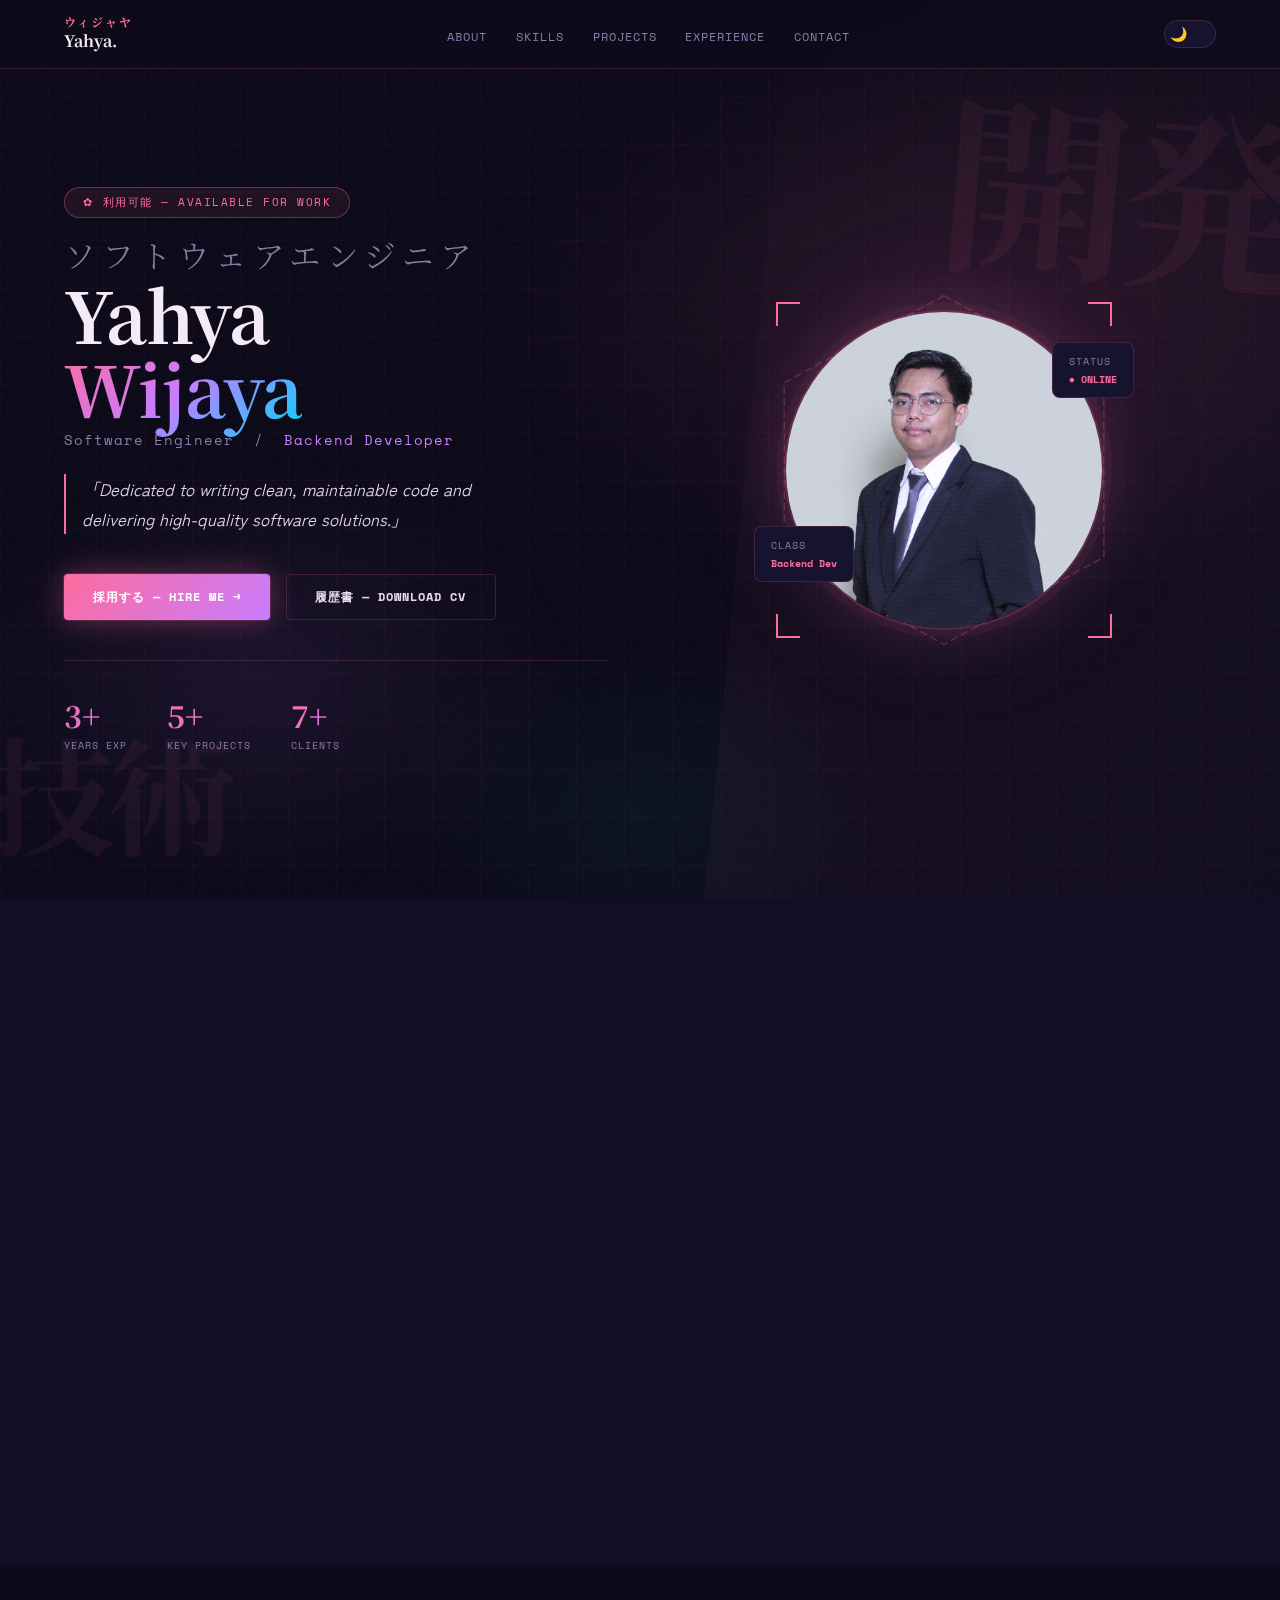
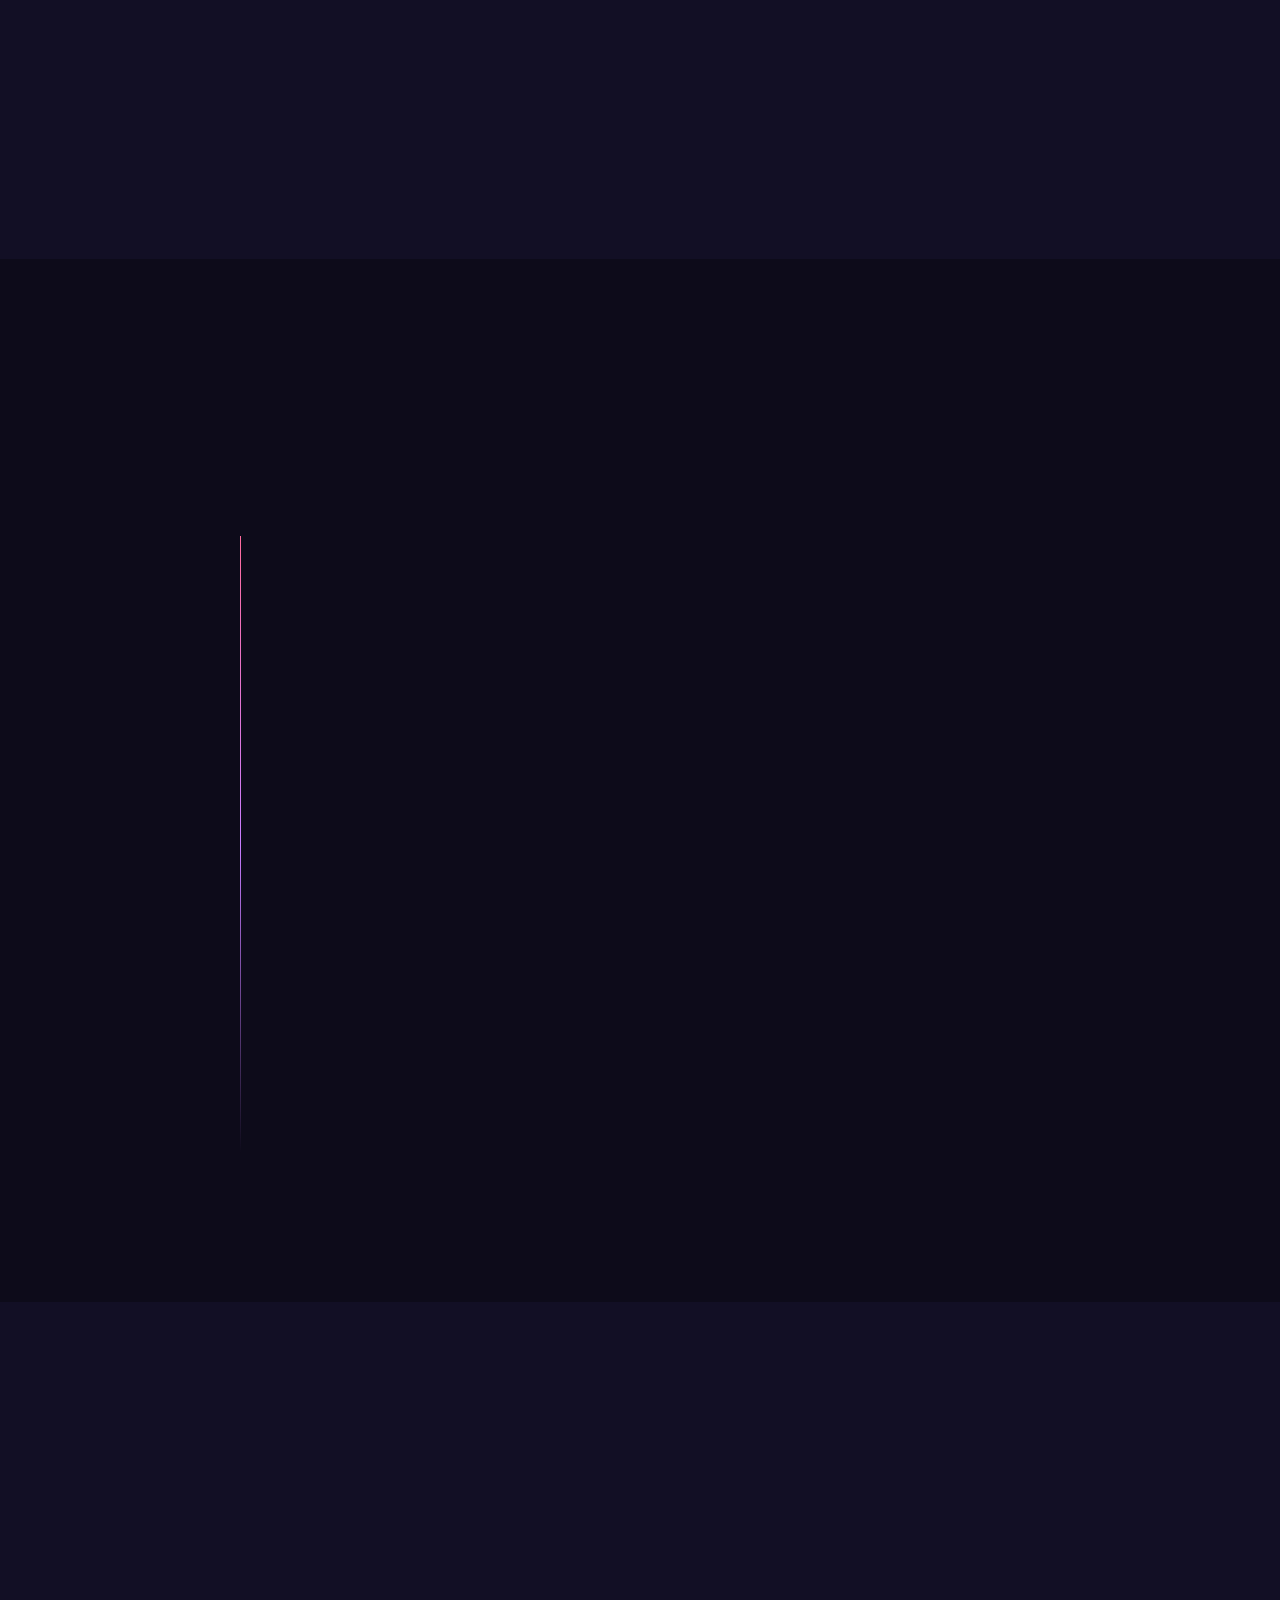
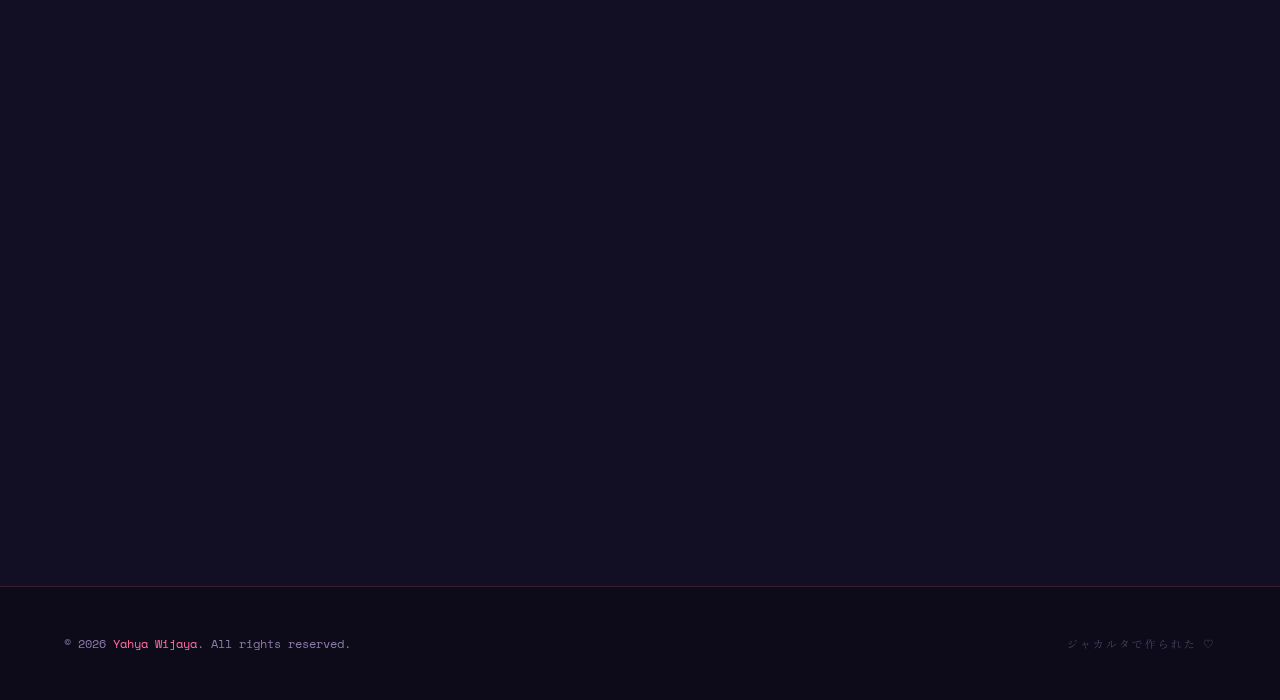
<file: anime.html>
<!DOCTYPE html>
<html lang="en" data-theme="dark">
<head>
  <meta charset="UTF-8" />
  <meta name="viewport" content="width=device-width, initial-scale=1.0" />
  <meta name="description" content="Yahya Wijaya — Software Engineer & Backend Developer based in Jakarta, Indonesia." />
  <meta name="keywords" content="Yahya Wijaya, Software Engineer, Backend Developer, Java Spring Boot, Golang, Jakarta" />
  <meta name="author" content="Yahya Wijaya" />
  <meta property="og:type" content="website" />
  <meta property="og:url" content="https://yahyawijaya.com/" />
  <meta property="og:title" content="Yahya Wijaya — Software Engineer" />
  <meta property="og:description" content="Dedicated to writing clean, maintainable code." />
  <meta property="og:image" content="https://yahyawijaya.com/asset/foto.jpg" />
  <title>Yahya Wijaya — ソフトウェアエンジニア</title>
  <link href="https://fonts.googleapis.com/css2?family=Noto+Serif+JP:wght@300;400;700&family=Space+Mono:wght@400;700&family=Zen+Kaku+Gothic+New:wght@300;400;700;900&display=swap" rel="stylesheet" />
  <style>
    /* ══════════════════════════════════════════════
       ANIME / LIGHT NOVEL THEME — YAHYA WIJAYA
       Dark mode: deep indigo night + sakura neon
       Light mode: washi paper cream + ink accents
    ══════════════════════════════════════════════ */
    :root {
      --accent:   #FF6B9D;   /* sakura pink */
      --accent2:  #C77DFF;   /* lavender */
      --accent3:  #00D4FF;   /* cyber blue */
      --bg:       #0D0B1A;   /* deep indigo night */
      --bg2:      #120F25;
      --bg3:      #1A1535;
      --card:     #16132E;
      --card2:    #1E1840;
      --border:   rgba(255,107,157,0.18);
      --border2:  rgba(199,125,255,0.12);
      --text:     #E8D8F0;
      --muted:    #8B7BA8;
      --heading:  #F5EAF8;
      --glow:     rgba(255,107,157,0.3);
      --glow2:    rgba(199,125,255,0.2);
      --sakura1:  rgba(255,107,157,0.06);
      --sakura2:  rgba(199,125,255,0.06);
    }
    [data-theme="light"] {
      --accent:   #D4507A;
      --accent2:  #8B4FC8;
      --accent3:  #0099CC;
      --bg:       #F7F0E8;   /* washi paper */
      --bg2:      #EFE7D8;
      --bg3:      #E8DCCC;
      --card:     #FFFDF8;
      --card2:    #F5EEE4;
      --border:   rgba(212,80,122,0.2);
      --border2:  rgba(139,79,200,0.15);
      --text:     #2D1B3D;
      --muted:    #7A6080;
      --heading:  #1A0A2E;
      --glow:     rgba(212,80,122,0.15);
      --glow2:    rgba(139,79,200,0.12);
      --sakura1:  rgba(212,80,122,0.05);
      --sakura2:  rgba(139,79,200,0.05);
    }

    *, *::before, *::after { box-sizing: border-box; margin: 0; padding: 0; }
    html { scroll-behavior: smooth; font-size: 16px; }

    body {
      font-family: 'Zen Kaku Gothic New', sans-serif;
      background: var(--bg);
      color: var(--text);
      transition: background 0.4s, color 0.4s;
      overflow-x: hidden;
    }

    /* Custom scrollbar */
    ::-webkit-scrollbar { width: 3px; }
    ::-webkit-scrollbar-track { background: var(--bg); }
    ::-webkit-scrollbar-thumb { background: linear-gradient(180deg, var(--accent), var(--accent2)); border-radius: 2px; }

    /* ── FLOATING SAKURA PETALS (CSS only) ── */
    .sakura-field {
      position: fixed; inset: 0;
      pointer-events: none;
      z-index: 0;
      overflow: hidden;
    }
    .petal {
      position: absolute;
      top: -30px;
      font-size: 1rem;
      opacity: 0;
      animation: fall linear infinite;
      user-select: none;
    }
    .petal:nth-child(1)  { left:5%;   animation-duration:12s; animation-delay:0s;    font-size:0.7rem; }
    .petal:nth-child(2)  { left:15%;  animation-duration:18s; animation-delay:2s;    font-size:1.1rem; }
    .petal:nth-child(3)  { left:25%;  animation-duration:14s; animation-delay:5s;    font-size:0.8rem; }
    .petal:nth-child(4)  { left:35%;  animation-duration:20s; animation-delay:1s;    font-size:0.6rem; }
    .petal:nth-child(5)  { left:45%;  animation-duration:16s; animation-delay:7s;    font-size:0.9rem; }
    .petal:nth-child(6)  { left:55%;  animation-duration:13s; animation-delay:3s;    font-size:1rem;   }
    .petal:nth-child(7)  { left:65%;  animation-duration:19s; animation-delay:9s;    font-size:0.7rem; }
    .petal:nth-child(8)  { left:75%;  animation-duration:15s; animation-delay:4s;    font-size:0.8rem; }
    .petal:nth-child(9)  { left:85%;  animation-duration:17s; animation-delay:6s;    font-size:0.65rem;}
    .petal:nth-child(10) { left:92%;  animation-duration:11s; animation-delay:8s;    font-size:1rem;   }
    @keyframes fall {
      0%   { opacity:0; transform: translateY(-30px) rotate(0deg); }
      10%  { opacity:0.6; }
      90%  { opacity:0.3; }
      100% { opacity:0; transform: translateY(105vh) rotate(720deg) translateX(60px); }
    }

    /* ── NOISE OVERLAY ── */
    body::before {
      content: '';
      position: fixed; inset: 0;
      background-image: url("data:image/svg+xml,%3Csvg viewBox='0 0 256 256' xmlns='http://www.w3.org/2000/svg'%3E%3Cfilter id='noise'%3E%3CfeTurbulence type='fractalNoise' baseFrequency='0.85' numOctaves='4' stitchTiles='stitch'/%3E%3C/filter%3E%3Crect width='100%25' height='100%25' filter='url(%23noise)' opacity='0.04'/%3E%3C/svg%3E");
      pointer-events: none;
      z-index: 0;
      opacity: 0.35;
    }

    /* ── NAV ── */
    nav {
      position: fixed; top: 0; left: 0; right: 0;
      z-index: 200;
      display: flex; align-items: center; justify-content: space-between;
      padding: 1rem 5%;
      background: rgba(13,11,26,0.82);
      backdrop-filter: blur(24px);
      border-bottom: 1px solid var(--border);
      transition: background 0.4s;
    }
    [data-theme="light"] nav { background: rgba(247,240,232,0.88); }

    .nav-logo {
      font-family: 'Noto Serif JP', serif;
      font-weight: 700;
      font-size: 1.05rem;
      display: flex; align-items: center; gap: 0.5rem;
      text-decoration: none;
    }
    .nav-logo-jp {
      color: var(--accent);
      font-size: 0.75rem;
      letter-spacing: 2px;
      display: block;
      line-height: 1;
    }
    .nav-logo-en {
      color: var(--heading);
      font-size: 1rem;
      font-weight: 700;
      line-height: 1;
    }

    .nav-links { display: flex; gap: 1.8rem; list-style: none; }
    .nav-links a {
      font-family: 'Space Mono', monospace;
      font-size: 0.72rem;
      color: var(--muted);
      text-decoration: none;
      letter-spacing: 1px;
      text-transform: uppercase;
      transition: color 0.3s;
      position: relative;
    }
    .nav-links a::after {
      content: '';
      position: absolute; bottom: -4px; left: 0;
      width: 0; height: 1px;
      background: linear-gradient(90deg, var(--accent), var(--accent2));
      transition: width 0.3s;
    }
    .nav-links a:hover, .nav-links a.active { color: var(--accent); }
    .nav-links a:hover::after, .nav-links a.active::after { width: 100%; }

    .nav-right { display: flex; align-items: center; gap: 1rem; }
    .theme-toggle {
      background: var(--card);
      border: 1px solid var(--border);
      border-radius: 50px;
      cursor: pointer; width: 52px; height: 28px;
      position: relative; transition: all 0.3s;
    }
    .theme-toggle::before {
      content: '🌙';
      position: absolute; top: 50%; left: 5px;
      transform: translateY(-50%); font-size: 14px; transition: all 0.3s;
    }
    [data-theme="light"] .theme-toggle::before { content: '☀️'; left: 28px; }

    .hamburger { display: none; flex-direction: column; gap: 5px; cursor: pointer; background: none; border: none; }
    .hamburger span { width: 24px; height: 2px; background: var(--text); border-radius: 2px; transition: all 0.3s; display: block; }

    /* ── KANJI DECORATIONS ── */
    .kanji-deco {
      font-family: 'Noto Serif JP', serif;
      font-weight: 700;
      color: var(--accent);
      opacity: 0.06;
      font-size: clamp(6rem, 15vw, 14rem);
      line-height: 1;
      position: absolute;
      pointer-events: none;
      user-select: none;
      letter-spacing: -0.05em;
    }

    /* ── HERO ── */
    #hero {
      min-height: 100vh;
      display: flex; align-items: center;
      padding: 120px 5% 80px;
      position: relative; overflow: hidden;
    }

    .hero-bg {
      position: absolute; inset: 0;
      background:
              radial-gradient(ellipse 70% 60% at 75% 35%, rgba(255,107,157,0.1) 0%, transparent 55%),
              radial-gradient(ellipse 50% 50% at 20% 75%, rgba(199,125,255,0.08) 0%, transparent 50%),
              radial-gradient(ellipse 40% 40% at 50% 90%, rgba(0,212,255,0.05) 0%, transparent 50%);
    }

    /* Manga panel lines */
    .hero-lines {
      position: absolute; inset: 0;
      background-image:
              linear-gradient(rgba(255,107,157,0.03) 1px, transparent 1px),
              linear-gradient(90deg, rgba(255,107,157,0.03) 1px, transparent 1px);
      background-size: 48px 48px;
    }
    /* Diagonal accent line */
    .hero-slash {
      position: absolute;
      right: 0; top: 0;
      width: 45%;
      height: 100%;
      background: linear-gradient(135deg, transparent 0%, rgba(255,107,157,0.04) 50%, rgba(199,125,255,0.03) 100%);
      clip-path: polygon(15% 0%, 100% 0%, 100% 100%, 0% 100%);
    }

    .hero-content {
      position: relative; z-index: 1;
      display: grid; grid-template-columns: 1fr 1fr;
      gap: 4rem; align-items: center;
      max-width: 1200px; margin: 0 auto; width: 100%;
    }

    /* Badge */
    .hero-badge {
      display: inline-flex; align-items: center; gap: 0.6rem;
      background: rgba(255,107,157,0.08);
      border: 1px solid rgba(255,107,157,0.35);
      border-radius: 50px;
      padding: 0.4rem 1.1rem;
      font-family: 'Space Mono', monospace;
      font-size: 0.68rem;
      color: var(--accent);
      letter-spacing: 1.5px;
      text-transform: uppercase;
      margin-bottom: 1.25rem;
    }
    .hero-badge::before { content: '✿'; animation: spin-slow 4s linear infinite; display: inline-block; }
    @keyframes spin-slow { to { transform: rotate(360deg); } }

    .hero-name {
      font-family: 'Noto Serif JP', serif;
      font-size: clamp(2.8rem, 5.5vw, 5rem);
      font-weight: 700;
      line-height: 1.05;
      color: var(--heading);
      letter-spacing: -1px;
      margin-bottom: 0.3rem;
    }
    .hero-name .accent-text {
      background: linear-gradient(135deg, var(--accent) 0%, var(--accent2) 50%, var(--accent3) 100%);
      -webkit-background-clip: text; -webkit-text-fill-color: transparent;
      background-clip: text;
    }
    .hero-name-jp {
      display: block;
      font-size: 0.45em;
      letter-spacing: 6px;
      color: var(--muted);
      font-weight: 300;
      margin-bottom: 0.2em;
      -webkit-text-fill-color: var(--muted);
    }

    .hero-role {
      font-family: 'Space Mono', monospace;
      font-size: 0.85rem;
      color: var(--muted);
      margin-bottom: 1.5rem;
      letter-spacing: 1px;
    }
    .hero-role span { color: var(--accent2); }

    .hero-tagline {
      font-size: 1.05rem;
      color: var(--text);
      line-height: 1.8;
      max-width: 460px;
      margin-bottom: 2.5rem;
      opacity: 0.85;
      border-left: 2px solid var(--accent);
      padding-left: 1rem;
      font-style: italic;
    }

    .hero-cta { display: flex; gap: 1rem; flex-wrap: wrap; }

    .btn {
      display: inline-flex; align-items: center; gap: 0.5rem;
      padding: 0.8rem 1.8rem;
      border-radius: 4px;
      font-family: 'Space Mono', monospace;
      font-size: 0.75rem; font-weight: 700;
      letter-spacing: 1px; text-transform: uppercase;
      text-decoration: none; cursor: pointer; border: none;
      transition: all 0.3s; position: relative; overflow: hidden;
    }
    .btn::before {
      content: ''; position: absolute; inset: 0;
      background: linear-gradient(135deg, rgba(255,255,255,0.1), transparent);
      opacity: 0; transition: opacity 0.3s;
    }
    .btn:hover::before { opacity: 1; }
    .btn-primary {
      background: linear-gradient(135deg, var(--accent), var(--accent2));
      color: #fff;
      box-shadow: 0 0 30px rgba(255,107,157,0.35), 0 0 0 1px rgba(255,107,157,0.2);
    }
    .btn-primary:hover { transform: translateY(-2px); box-shadow: 0 0 45px rgba(255,107,157,0.5); }
    .btn-outline {
      background: transparent;
      color: var(--text);
      border: 1px solid var(--border);
    }
    .btn-outline:hover { border-color: var(--accent); color: var(--accent); transform: translateY(-2px); }

    .hero-stats {
      display: flex; gap: 2.5rem;
      margin-top: 2.5rem; padding-top: 2rem;
      border-top: 1px solid var(--border);
    }
    .stat-num {
      font-family: 'Noto Serif JP', serif;
      font-size: 1.9rem; font-weight: 700;
      background: linear-gradient(135deg, var(--accent), var(--accent2));
      -webkit-background-clip: text; -webkit-text-fill-color: transparent; background-clip: text;
    }
    .stat-label {
      font-family: 'Space Mono', monospace;
      font-size: 0.65rem; color: var(--muted);
      letter-spacing: 1px; text-transform: uppercase;
    }

    /* ── HERO VISUAL ── */
    .hero-visual {
      display: flex; justify-content: center; align-items: center;
      position: relative;
    }

    .avatar-frame {
      position: relative; width: 320px; height: 320px;
    }

    /* Animated hexagon ring */
    .avatar-hex {
      position: absolute; inset: -24px;
      animation: spin-slow 15s linear infinite;
    }
    .avatar-hex svg { width: 100%; height: 100%; }

    .avatar-hex2 {
      position: absolute; inset: -44px;
      animation: spin-slow 25s linear infinite reverse;
      opacity: 0.4;
    }
    .avatar-hex2 svg { width: 100%; height: 100%; }

    .avatar-img {
      width: 100%; height: 100%;
      border-radius: 50%;
      border: 2px solid rgba(255,107,157,0.3);
      overflow: hidden;
      position: relative;
      box-shadow:
              0 0 0 8px rgba(255,107,157,0.05),
              0 0 60px rgba(255,107,157,0.15),
              0 0 120px rgba(199,125,255,0.1);
    }
    .avatar-img img { width: 100%; height: 100%; object-fit: cover; object-position: top; }

    /* Glitch scan line on avatar */
    .avatar-img::after {
      content: '';
      position: absolute; inset: 0;
      background: repeating-linear-gradient(
              0deg,
              transparent,
              transparent 2px,
              rgba(255,107,157,0.02) 2px,
              rgba(255,107,157,0.02) 4px
      );
      pointer-events: none;
    }

    /* Corner decorations */
    .corner {
      position: absolute;
      width: 24px; height: 24px;
      border-color: var(--accent);
      border-style: solid;
    }
    .corner-tl { top: -8px; left: -8px; border-width: 2px 0 0 2px; }
    .corner-tr { top: -8px; right: -8px; border-width: 2px 2px 0 0; }
    .corner-bl { bottom: -8px; left: -8px; border-width: 0 0 2px 2px; }
    .corner-br { bottom: -8px; right: -8px; border-width: 0 2px 2px 0; }

    /* Status card floating */
    .status-card {
      position: absolute;
      background: var(--card);
      border: 1px solid var(--border);
      border-radius: 8px;
      padding: 0.6rem 1rem;
      font-family: 'Space Mono', monospace;
      font-size: 0.65rem;
      color: var(--text);
      backdrop-filter: blur(10px);
      white-space: nowrap;
    }
    .status-card .sc-label { color: var(--muted); display: block; margin-bottom: 0.15rem; letter-spacing: 1px; }
    .status-card .sc-val { color: var(--accent); font-weight: 700; }
    .sc-top    { top: 10%; right: -30px; animation: float1 3s ease-in-out infinite; }
    .sc-bottom { bottom: 15%; left: -30px; animation: float2 3.5s ease-in-out infinite; }
    @keyframes float1 { 0%,100%{transform:translateY(0)} 50%{transform:translateY(-8px)} }
    @keyframes float2 { 0%,100%{transform:translateY(0)} 50%{transform:translateY(8px)} }

    /* ── SECTIONS COMMON ── */
    section { padding: 100px 5%; position: relative; z-index: 1; }

    .section-label {
      font-family: 'Space Mono', monospace;
      font-size: 0.68rem;
      color: var(--accent);
      letter-spacing: 3px;
      text-transform: uppercase;
      margin-bottom: 0.6rem;
      display: flex; align-items: center; gap: 0.5rem;
    }
    .section-label::before { content: '◆'; font-size: 0.5rem; }

    .section-title {
      font-family: 'Noto Serif JP', serif;
      font-size: clamp(1.8rem, 3.5vw, 2.8rem);
      font-weight: 700;
      color: var(--heading);
      letter-spacing: -0.5px;
      line-height: 1.15;
      margin-bottom: 1rem;
    }
    .section-title .jp { font-size: 0.45em; color: var(--muted); display: block; font-weight: 300; letter-spacing: 4px; }
    .section-desc { color: var(--muted); font-size: 0.95rem; line-height: 1.8; max-width: 560px; }
    .section-header { margin-bottom: 4rem; }

    /* Panel border style for cards */
    .panel {
      background: var(--card);
      border: 1px solid var(--border);
      border-radius: 0;
      position: relative;
    }
    .panel::before {
      content: '';
      position: absolute; top: 4px; left: 4px; right: -4px; bottom: -4px;
      border: 1px solid var(--border2);
      z-index: -1;
      pointer-events: none;
    }

    /* ── ABOUT ── */
    #about { background: var(--bg2); }

    .about-grid {
      display: grid; grid-template-columns: 1fr 1.2fr;
      gap: 5rem; align-items: center;
      max-width: 1100px; margin: 0 auto;
      position: relative;
    }

    .about-card {
      background: var(--card);
      border: 1px solid var(--border);
      border-radius: 2px;
      padding: 2.5rem;
      position: relative; overflow: hidden;
    }
    /* Manga panel top accent */
    .about-card::before {
      content: '';
      position: absolute; top: 0; left: 0; right: 0; height: 3px;
      background: linear-gradient(90deg, var(--accent), var(--accent2), var(--accent3));
    }
    /* Corner fold */
    .about-card::after {
      content: '';
      position: absolute; bottom: 0; right: 0;
      width: 0; height: 0;
      border-style: solid;
      border-width: 0 0 32px 32px;
      border-color: transparent transparent var(--bg2) transparent;
    }

    .about-text h3 {
      font-family: 'Noto Serif JP', serif;
      font-size: 1.6rem; font-weight: 700;
      color: var(--heading); margin-bottom: 1rem;
    }
    .about-text p { color: var(--text); line-height: 1.85; margin-bottom: 1.2rem; opacity: 0.85; }

    .about-info { display: flex; flex-direction: column; gap: 0.75rem; margin-top: 1.5rem; }
    .info-row { display: flex; align-items: center; gap: 1rem; font-family: 'Space Mono', monospace; font-size: 0.78rem; }
    .info-label { color: var(--muted); width: 80px; flex-shrink: 0; }
    .info-val { color: var(--text); }
    .info-val a { color: var(--accent); text-decoration: none; }
    .info-val a:hover { text-decoration: underline; }

    /* Stat bars (RPG style) */
    .stat-bars { margin-top: 1.5rem; display: flex; flex-direction: column; gap: 0.6rem; }
    .stat-bar-item { }
    .stat-bar-head { display: flex; justify-content: space-between; font-family: 'Space Mono', monospace; font-size: 0.65rem; color: var(--muted); margin-bottom: 0.25rem; }
    .stat-bar-head span:last-child { color: var(--accent); }
    .stat-bar-track { height: 4px; background: rgba(255,107,157,0.1); border-radius: 2px; overflow: hidden; }
    .stat-bar-fill {
      height: 100%;
      background: linear-gradient(90deg, var(--accent), var(--accent2));
      border-radius: 2px;
      transform: scaleX(0);
      transform-origin: left;
      transition: transform 1.2s cubic-bezier(0.16,1,0.3,1);
    }
    .stat-bar-fill.animate { transform: scaleX(1); }

    /* ── SKILLS ── */
    #skills { }

    .skills-container { max-width: 1100px; margin: 0 auto; }

    .skill-group { margin-bottom: 2.5rem; }
    .skill-group-title {
      font-family: 'Space Mono', monospace;
      font-size: 0.68rem; color: var(--accent2);
      letter-spacing: 2px; text-transform: uppercase;
      margin-bottom: 1rem; padding-bottom: 0.5rem;
      border-bottom: 1px solid var(--border);
      display: flex; align-items: center; gap: 0.6rem;
    }
    .skill-group-title::before { content: '//'; color: var(--muted); }

    .skills-grid { display: flex; flex-wrap: wrap; gap: 0.6rem; }

    .skill-badge {
      display: flex; align-items: center; gap: 0.5rem;
      background: var(--card);
      border: 1px solid var(--border2);
      border-radius: 2px;
      padding: 0.6rem 1.1rem;
      font-family: 'Space Mono', monospace;
      font-size: 0.75rem; color: var(--text);
      transition: all 0.25s; cursor: default;
      position: relative; overflow: hidden;
    }
    .skill-badge::after {
      content: '';
      position: absolute; inset: 0;
      background: linear-gradient(135deg, var(--accent), var(--accent2));
      opacity: 0; transition: opacity 0.25s;
    }
    .skill-badge:hover {
      border-color: var(--accent);
      color: #fff;
      transform: translateY(-2px) skewX(-2deg);
      box-shadow: 0 6px 20px rgba(255,107,157,0.2);
    }
    .skill-badge:hover::after { opacity: 0.12; }
    .skill-badge span { position: relative; z-index: 1; }
    .skill-badge-text { position: relative; z-index: 1; }

    /* ── PROJECTS ── */
    #projects { background: var(--bg2); }

    .projects-grid {
      display: grid; grid-template-columns: repeat(auto-fit, minmax(300px, 1fr));
      gap: 1.5rem; max-width: 1100px; margin: 0 auto;
    }

    .project-card {
      background: var(--card);
      border: 1px solid var(--border2);
      border-radius: 2px;
      padding: 2rem;
      transition: all 0.35s;
      position: relative; overflow: hidden;
      cursor: pointer;
    }
    /* Manga speedlines on hover */
    .project-card::after {
      content: '';
      position: absolute; top: 0; left: -100%;
      width: 60%; height: 100%;
      background: linear-gradient(90deg, transparent, rgba(255,107,157,0.05), transparent);
      transition: left 0.5s;
    }
    .project-card:hover::after { left: 150%; }
    .project-card::before {
      content: '';
      position: absolute; top: 0; left: 0; right: 0; height: 2px;
      background: linear-gradient(90deg, var(--accent), var(--accent2));
      transform: scaleX(0); transform-origin: left; transition: transform 0.35s;
    }
    .project-card:hover { border-color: rgba(255,107,157,0.35); transform: translateY(-4px) skewY(-0.3deg); box-shadow: 0 20px 50px rgba(0,0,0,0.4), 0 0 30px rgba(255,107,157,0.08); }
    .project-card:hover::before { transform: scaleX(1); }

    .project-icon {
      width: 48px; height: 48px;
      background: linear-gradient(135deg, rgba(255,107,157,0.12), rgba(199,125,255,0.12));
      border: 1px solid rgba(255,107,157,0.2);
      border-radius: 2px;
      display: flex; align-items: center; justify-content: center;
      font-size: 1.4rem; margin-bottom: 1.25rem;
    }
    .project-name { font-family: 'Noto Serif JP', serif; font-size: 1.1rem; font-weight: 700; color: var(--heading); margin-bottom: 0.35rem; }
    .project-client { font-family: 'Space Mono', monospace; font-size: 0.68rem; color: var(--accent); letter-spacing: 1px; margin-bottom: 1rem; }
    .project-desc { color: var(--muted); font-size: 0.85rem; line-height: 1.7; margin-bottom: 1.25rem; }
    .project-tags { display: flex; flex-wrap: wrap; gap: 0.35rem; }
    .tag {
      background: rgba(199,125,255,0.08);
      border: 1px solid rgba(199,125,255,0.2);
      border-radius: 2px;
      padding: 0.2rem 0.65rem;
      font-family: 'Space Mono', monospace;
      font-size: 0.63rem; color: var(--accent2);
      letter-spacing: 0.5px;
    }

    /* ── EXPERIENCE ── */
    #experience { }

    .timeline { max-width: 800px; margin: 0 auto; position: relative; }
    .timeline::before {
      content: '';
      position: absolute; left: 0; top: 12px; bottom: 0; width: 1px;
      background: linear-gradient(180deg, var(--accent), var(--accent2), transparent);
    }

    .timeline-item { padding-left: 2.5rem; margin-bottom: 3rem; position: relative; }
    .timeline-item::before {
      content: '◆';
      position: absolute; left: -7px; top: 6px;
      color: var(--accent);
      font-size: 0.65rem;
    }

    .timeline-period { font-family: 'Space Mono', monospace; font-size: 0.68rem; color: var(--accent); letter-spacing: 1px; margin-bottom: 0.4rem; }
    .timeline-role { font-family: 'Noto Serif JP', serif; font-size: 1.1rem; font-weight: 700; color: var(--heading); margin-bottom: 0.2rem; }
    .timeline-company { font-family: 'Space Mono', monospace; font-size: 0.78rem; color: var(--accent2); margin-bottom: 0.75rem; }
    .timeline-desc { color: var(--muted); font-size: 0.875rem; line-height: 1.75; }
    .timeline-desc li { margin-bottom: 0.4rem; padding-left: 1.2rem; position: relative; list-style: none; }
    .timeline-desc li::before { content: '→'; position: absolute; left: 0; color: var(--accent); font-size: 0.7rem; top: 2px; }

    /* ── SOFT SKILLS ── */
    #soft-skills { background: var(--bg2); }

    /* ── PLAYGROUND ── */
    #playground {
      background: var(--bg);
      display: flex; flex-direction: column; align-items: center;
    }
    .game-wrapper { width: 100%; max-width: 520px; }

    .game-hud {
      display: flex; justify-content: space-between; align-items: center;
      margin-bottom: 0.75rem; padding: 0.6rem 1.2rem;
      background: var(--card);
      border: 1px solid var(--border);
      border-radius: 2px;
      font-family: 'Space Mono', monospace; font-size: 0.75rem;
    }
    .hud-item { display: flex; gap: 0.5rem; align-items: center; }
    .hud-label { color: var(--muted); text-transform: uppercase; letter-spacing: 1px; }
    .hud-value { color: var(--accent); font-weight: 700; font-size: 1rem; min-width: 2.5ch; text-align: right; }
    .hud-level { color: var(--accent2) !important; }

    .canvas-frame {
      position: relative;
      border: 1px solid var(--border);
      border-radius: 2px;
      overflow: hidden;
      background: #060412;
      box-shadow: 0 0 0 1px rgba(255,107,157,0.06), 0 0 50px rgba(255,107,157,0.08), inset 0 0 60px rgba(0,0,0,0.6);
    }
    #gameCanvas { display: block; width: 100%; height: auto; image-rendering: pixelated; }

    .game-overlay {
      position: absolute; inset: 0;
      display: flex; align-items: center; justify-content: center;
      background: rgba(6,4,18,0.9);
      backdrop-filter: blur(8px);
      z-index: 10; transition: opacity 0.25s;
    }
    .game-overlay.hidden { opacity: 0; pointer-events: none; }
    .overlay-box { text-align: center; padding: 2.5rem 2rem; max-width: 300px; }
    .overlay-icon { font-size: 2.8rem; margin-bottom: 0.75rem; display: block; }
    .overlay-title { font-family: 'Noto Serif JP', serif; font-size: 1.4rem; font-weight: 700; color: var(--heading); margin-bottom: 0.5rem; }
    .overlay-sub { font-family: 'Space Mono', monospace; font-size: 0.72rem; color: var(--muted); line-height: 1.7; margin-bottom: 1.75rem; }
    .overlay-sub .hl { color: var(--accent2); }

    .game-controls { margin-top: 1rem; display: flex; flex-direction: column; align-items: center; gap: 0.35rem; }
    .ctrl-row { display: flex; gap: 0.35rem; }
    .ctrl-btn {
      width: 48px; height: 48px;
      background: var(--card); border: 1px solid var(--border);
      border-radius: 4px; color: var(--text); font-size: 1.1rem;
      cursor: pointer; transition: all 0.12s;
      display: flex; align-items: center; justify-content: center;
      user-select: none; -webkit-tap-highlight-color: transparent;
      touch-action: manipulation;
      font-family: 'Space Mono', monospace;
    }
    .ctrl-btn:active, .ctrl-btn.pressed {
      background: rgba(255,107,157,0.15);
      border-color: var(--accent); color: var(--accent);
      transform: scale(0.91);
    }

    /* ── CONTACT ── */
    #contact { background: var(--bg2); }

    .contact-wrapper {
      max-width: 900px; margin: 0 auto;
      display: grid; grid-template-columns: 1fr 1.5fr;
      gap: 4rem; align-items: start;
    }
    .contact-info h3 { font-family: 'Noto Serif JP', serif; font-size: 1.3rem; font-weight: 700; color: var(--heading); margin-bottom: 1rem; }
    .contact-info p { color: var(--muted); line-height: 1.8; margin-bottom: 2rem; font-size: 0.9rem; }
    .contact-links { display: flex; flex-direction: column; gap: 1rem; }
    .contact-link { display: flex; align-items: center; gap: 1rem; color: var(--text); text-decoration: none; font-family: 'Space Mono', monospace; font-size: 0.78rem; transition: color 0.3s; }
    .contact-link:hover { color: var(--accent); }
    .contact-link-icon { width: 38px; height: 38px; background: var(--card); border: 1px solid var(--border); border-radius: 4px; display: flex; align-items: center; justify-content: center; font-size: 1rem; transition: all 0.3s; flex-shrink: 0; }
    .contact-link:hover .contact-link-icon { border-color: var(--accent); background: rgba(255,107,157,0.08); }

    .contact-form { background: var(--card); border: 1px solid var(--border); border-radius: 2px; padding: 2.5rem; position: relative; }
    .contact-form::before { content: ''; position: absolute; top: 0; left: 0; right: 0; height: 3px; background: linear-gradient(90deg, var(--accent), var(--accent2), var(--accent3)); }

    .form-group { margin-bottom: 1.5rem; }
    .form-label { display: block; font-family: 'Space Mono', monospace; font-size: 0.68rem; color: var(--muted); letter-spacing: 1px; text-transform: uppercase; margin-bottom: 0.5rem; }
    .form-input, .form-textarea {
      width: 100%; background: var(--bg);
      border: 1px solid var(--border); border-radius: 2px;
      padding: 0.85rem 1rem; color: var(--text);
      font-family: 'Zen Kaku Gothic New', sans-serif; font-size: 0.9rem;
      transition: border-color 0.3s, box-shadow 0.3s; outline: none; resize: none;
    }
    .form-input:focus, .form-textarea:focus { border-color: var(--accent); box-shadow: 0 0 0 3px rgba(255,107,157,0.08); }
    .form-textarea { height: 130px; }
    .form-submit {
      width: 100%; background: linear-gradient(135deg, var(--accent), var(--accent2));
      color: #fff; border: none; border-radius: 2px; padding: 1rem;
      font-family: 'Space Mono', monospace; font-size: 0.78rem;
      font-weight: 700; letter-spacing: 1px; text-transform: uppercase;
      cursor: pointer; transition: all 0.3s;
      box-shadow: 0 0 20px rgba(255,107,157,0.25);
    }
    .form-submit:hover { transform: translateY(-2px); box-shadow: 0 0 35px rgba(255,107,157,0.45); }

    /* ── FOOTER ── */
    footer {
      padding: 3rem 5%;
      border-top: 1px solid var(--border);
      display: flex; align-items: center; justify-content: space-between;
      position: relative; z-index: 1;
    }
    .footer-copy { font-family: 'Space Mono', monospace; font-size: 0.72rem; color: var(--muted); }
    .footer-copy span { color: var(--accent); }
    .footer-jp { font-family: 'Noto Serif JP', serif; font-size: 0.65rem; color: var(--muted); opacity: 0.5; letter-spacing: 3px; }

    /* ── FADE IN ── */
    .fade-in { opacity: 0; transform: translateY(20px); transition: opacity 0.65s ease, transform 0.65s ease; }
    .fade-in.visible { opacity: 1; transform: translateY(0); }
    .fade-in-delay-1 { transition-delay: 0.1s; }
    .fade-in-delay-2 { transition-delay: 0.2s; }
    .fade-in-delay-3 { transition-delay: 0.3s; }
    .fade-in-delay-4 { transition-delay: 0.4s; }

    /* ── MOBILE MENU ── */
    .mobile-menu { display: none; position: fixed; inset: 0; z-index: 199; background: var(--bg); padding: 100px 5% 5%; flex-direction: column; gap: 1.5rem; }
    .mobile-menu.open { display: flex; }
    .mobile-menu a { font-family: 'Space Mono', monospace; font-size: 1.1rem; color: var(--text); text-decoration: none; letter-spacing: 1px; text-transform: uppercase; border-bottom: 1px solid var(--border); padding-bottom: 1rem; transition: color 0.3s; }
    .mobile-menu a:hover { color: var(--accent); }

    /* ── RESPONSIVE ── */
    @media (max-width: 900px) {
      .hero-content { grid-template-columns: 1fr; text-align: center; }
      .hero-visual { display: none; }
      .hero-cta { justify-content: center; }
      .hero-stats { justify-content: center; }
      .hero-tagline { margin: 0 auto 2.5rem; }
      .about-grid { grid-template-columns: 1fr; gap: 2rem; }
      .contact-wrapper { grid-template-columns: 1fr; }
      .nav-links { display: none; }
      .hamburger { display: flex; }
      footer { flex-direction: column; gap: 1rem; text-align: center; }
    }
    @media (max-width: 600px) {
      section { padding: 70px 5%; }
      .projects-grid { grid-template-columns: 1fr; }
      .hero-name { font-size: 2.5rem; }
    }
  </style>
</head>
<body>

<!-- FLOATING SAKURA -->
<div class="sakura-field" aria-hidden="true">
  <span class="petal">🌸</span>
  <span class="petal">✿</span>
  <span class="petal">🌸</span>
  <span class="petal">✾</span>
  <span class="petal">🌸</span>
  <span class="petal">✿</span>
  <span class="petal">🌸</span>
  <span class="petal">✾</span>
  <span class="petal">🌸</span>
  <span class="petal">✿</span>
</div>

<!-- NAV -->
<nav>
  <a class="nav-logo" href="#">
    <div>
      <span class="nav-logo-jp">ウィジャヤ</span>
      <span class="nav-logo-en">Yahya.</span>
    </div>
  </a>
  <ul class="nav-links">
    <li><a href="#about">About</a></li>
    <li><a href="#skills">Skills</a></li>
    <li><a href="#projects">Projects</a></li>
    <li><a href="#experience">Experience</a></li>
    <li><a href="#contact">Contact</a></li>
  </ul>
  <div class="nav-right">
    <button class="theme-toggle" id="themeToggle" title="Toggle theme"></button>
    <button class="hamburger" id="hamburger" title="Menu">
      <span></span><span></span><span></span>
    </button>
  </div>
</nav>

<!-- MOBILE MENU -->
<div class="mobile-menu" id="mobileMenu">
  <a href="#about"      onclick="closeMobileMenu()">About</a>
  <a href="#skills"     onclick="closeMobileMenu()">Skills</a>
  <a href="#projects"   onclick="closeMobileMenu()">Projects</a>
  <a href="#experience" onclick="closeMobileMenu()">Experience</a>
  <a href="#contact"    onclick="closeMobileMenu()">Contact</a>
</div>

<!-- HERO -->
<section id="hero">
  <div class="hero-bg"></div>
  <div class="hero-lines"></div>
  <div class="hero-slash"></div>
  <span class="kanji-deco" style="right:-2%; top:10%; transform:rotate(5deg);">開発</span>
  <span class="kanji-deco" style="left:-1%; bottom:5%; font-size:8rem;">技術</span>

  <div class="hero-content">
    <div class="hero-text">
      <div class="hero-badge fade-in">利用可能 — Available for work</div>
      <h1 class="hero-name fade-in fade-in-delay-1">
        <span class="hero-name-jp">ソフトウェアエンジニア</span>
        Yahya<br><span class="accent-text">Wijaya</span>
      </h1>
      <p class="hero-role fade-in fade-in-delay-2">
        Software Engineer &nbsp;/&nbsp; <span>Backend Developer</span>
      </p>
      <p class="hero-tagline fade-in fade-in-delay-3">
        「Dedicated to writing clean, maintainable code and delivering high-quality software solutions.」
      </p>
      <div class="hero-cta fade-in fade-in-delay-4">
        <a href="#contact" class="btn btn-primary">採用する — Hire Me →</a>
        <a href="asset/Yahya-Wijaya-CV-2026.pdf" class="btn btn-outline" download>履歴書 — Download CV</a>
      </div>
      <div class="hero-stats fade-in fade-in-delay-4">
        <div class="stat"><div class="stat-num">3+</div><div class="stat-label">Years Exp</div></div>
        <div class="stat"><div class="stat-num">5+</div><div class="stat-label">Key Projects</div></div>
        <div class="stat"><div class="stat-num">7+</div><div class="stat-label">Clients</div></div>
      </div>
    </div>

    <div class="hero-visual">
      <div class="avatar-frame">
        <!-- Hex ring SVG -->
        <div class="avatar-hex">
          <svg viewBox="0 0 380 380" fill="none" xmlns="http://www.w3.org/2000/svg">
            <polygon points="190,10 355,100 355,280 190,370 25,280 25,100" stroke="rgba(255,107,157,0.25)" stroke-width="1.5" fill="none" stroke-dasharray="8 4"/>
          </svg>
        </div>
        <div class="avatar-hex2">
          <svg viewBox="0 0 420 420" fill="none" xmlns="http://www.w3.org/2000/svg">
            <polygon points="210,10 395,110 395,310 210,410 25,310 25,110" stroke="rgba(199,125,255,0.15)" stroke-width="1" fill="none" stroke-dasharray="4 8"/>
          </svg>
        </div>
        <div class="avatar-img">
          <img src="asset/foto.jpg" alt="Yahya Wijaya" />
        </div>
        <div class="corner corner-tl"></div>
        <div class="corner corner-tr"></div>
        <div class="corner corner-bl"></div>
        <div class="corner corner-br"></div>
        <!-- Floating status cards -->
        <div class="status-card sc-top">
          <span class="sc-label">STATUS</span>
          <span class="sc-val">● ONLINE</span>
        </div>
        <div class="status-card sc-bottom">
          <span class="sc-label">CLASS</span>
          <span class="sc-val">Backend Dev</span>
        </div>
      </div>
    </div>
  </div>
</section>

<!-- ABOUT -->
<section id="about">
  <div class="about-grid">
    <div class="fade-in">
      <div class="section-label">01 — About Me</div>
      <h2 class="section-title">
        <span class="jp">バックエンド設計者</span>
        Backend Architect &amp; Problem Solver.
      </h2>
      <p class="section-desc">Mission-critical applications where precision and reliability are key. Driven by the challenge of optimizing backend processes and ensuring seamless data integration.</p>

      <!-- RPG-style skill bars -->
      <div class="stat-bars">
        <div class="stat-bar-item">
          <div class="stat-bar-head"><span>Java / Spring Boot</span><span>95</span></div>
          <div class="stat-bar-track"><div class="stat-bar-fill" style="--w:0.95"></div></div>
        </div>
        <div class="stat-bar-item">
          <div class="stat-bar-head"><span>Golang</span><span>80</span></div>
          <div class="stat-bar-track"><div class="stat-bar-fill" style="--w:0.80"></div></div>
        </div>
        <div class="stat-bar-item">
          <div class="stat-bar-head"><span>TIBCO / Integration</span><span>85</span></div>
          <div class="stat-bar-track"><div class="stat-bar-fill" style="--w:0.85"></div></div>
        </div>
        <div class="stat-bar-item">
          <div class="stat-bar-head"><span>Database (SQL / Oracle)</span><span>88</span></div>
          <div class="stat-bar-track"><div class="stat-bar-fill" style="--w:0.88"></div></div>
        </div>
      </div>
    </div>

    <div class="about-card fade-in fade-in-delay-2">
      <div class="about-text">
        <h3>こんにちは、Yahyaです 👋</h3>
        <p>I'm a Back-End Developer dedicated to writing clean, maintainable code. I specialize in Java Spring Boot and have a strong background in building enterprise-grade solutions.</p>
        <p>Currently working as a Junior Consultant at PT PHINCON, I've had the opportunity to work with major clients like Telkomsel, BNI, and BCA, focusing on API development, system enhancement, and performance optimization.</p>
        <div class="about-info">
          <div class="info-row"><span class="info-label">Location</span><span class="info-val">Jakarta, Indonesia 🇮🇩</span></div>
          <div class="info-row"><span class="info-label">Email</span><span class="info-val"><a href="mailto:yahyawijaya082@gmail.com">yahyawijaya082@gmail.com</a></span></div>
          <div class="info-row"><span class="info-label">LinkedIn</span><span class="info-val"><a href="https://www.linkedin.com/in/yahyawijaya082" target="_blank">Yahya Wijaya</a></span></div>
        </div>
      </div>
    </div>
  </div>
</section>

<!-- SKILLS -->
<section id="skills">
  <div class="skills-container">
    <div class="section-header fade-in">
      <div class="section-label">02 — Skills</div>
      <h2 class="section-title">
        <span class="jp">スキルツリー</span>
        Tech Proficiency
      </h2>
    </div>

    <div class="skill-group fade-in">
      <div class="skill-group-title">Programming Languages</div>
      <div class="skills-grid">
        <div class="skill-badge"><span>☕</span><span class="skill-badge-text">Java</span></div>
        <div class="skill-badge"><span>🐹</span><span class="skill-badge-text">Golang</span></div>
        <div class="skill-badge"><span>🟦</span><span class="skill-badge-text">TypeScript</span></div>
        <div class="skill-badge"><span>🐘</span><span class="skill-badge-text">PHP</span></div>
      </div>
    </div>

    <div class="skill-group fade-in fade-in-delay-1">
      <div class="skill-group-title">Frameworks & Technologies</div>
      <div class="skills-grid">
        <div class="skill-badge"><span>🌱</span><span class="skill-badge-text">Spring Boot</span></div>
        <div class="skill-badge"><span>🌀</span><span class="skill-badge-text">Zend Framework</span></div>
        <div class="skill-badge"><span>⚙️</span><span class="skill-badge-text">TIBCO BusinessWorks</span></div>
        <div class="skill-badge"><span>⚡</span><span class="skill-badge-text">TIBCO BusinessEvent</span></div>
      </div>
    </div>

    <div class="skill-group fade-in fade-in-delay-2">
      <div class="skill-group-title">Database</div>
      <div class="skills-grid">
        <div class="skill-badge"><span>🐘</span><span class="skill-badge-text">PostgreSQL</span></div>
        <div class="skill-badge"><span>🐬</span><span class="skill-badge-text">MySQL</span></div>
        <div class="skill-badge"><span>🔴</span><span class="skill-badge-text">Redis</span></div>
        <div class="skill-badge"><span>🅾️</span><span class="skill-badge-text">Oracle</span></div>
        <div class="skill-badge"><span>📊</span><span class="skill-badge-text">SQL</span></div>
      </div>
    </div>

    <div class="skill-group fade-in fade-in-delay-3">
      <div class="skill-group-title">Tools & Others</div>
      <div class="skills-grid">
        <div class="skill-badge"><span>🐙</span><span class="skill-badge-text">Git</span></div>
        <div class="skill-badge"><span>📬</span><span class="skill-badge-text">Postman</span></div>
        <div class="skill-badge"><span>📖</span><span class="skill-badge-text">Swagger</span></div>
        <div class="skill-badge"><span>📋</span><span class="skill-badge-text">Trello</span></div>
        <div class="skill-badge"><span>🔌</span><span class="skill-badge-text">TIBCO EMS</span></div>
      </div>
    </div>
  </div>
</section>

<!-- PROJECTS -->
<section id="projects">
  <div class="section-header fade-in" style="max-width:1100px;margin:0 auto 4rem;">
    <div class="section-label">03 — Projects</div>
    <h2 class="section-title">
      <span class="jp">主要プロジェクト</span>
      Key Contributions
    </h2>
  </div>
  <div class="projects-grid">
    <div class="project-card fade-in">
      <div class="project-icon">📡</div>
      <div class="project-name">Notification System</div>
      <div class="project-client">Telkomsel</div>
      <p class="project-desc">API Services Enablement to support BAU business and Notification System. Developing and enhancing backend services to ensure seamless operational continuity.</p>
      <div class="project-tags"><span class="tag">Java</span><span class="tag">Golang</span><span class="tag">Microservices</span></div>
    </div>
    <div class="project-card fade-in fade-in-delay-1">
      <div class="project-icon">🏛️</div>
      <div class="project-name">TIBCO License Renewal</div>
      <div class="project-client">BPS — Badan Pusat Statistik</div>
      <p class="project-desc">Upgrading TIBCO products to the latest version. Creating documentation for TIBCO Enterprise Administrator and guiding installation.</p>
      <div class="project-tags"><span class="tag">TIBCO</span><span class="tag">Enterprise Admin</span></div>
    </div>
    <div class="project-card fade-in fade-in-delay-2">
      <div class="project-icon">🏦</div>
      <div class="project-name">Siebel Data View</div>
      <div class="project-client">BNI — Bank Negara Indonesia</div>
      <p class="project-desc">Developing custom enterprise application for BNI's Pengadaan division. Building REST APIs and database views using Oracle.</p>
      <div class="project-tags"><span class="tag">TypeScript</span><span class="tag">Oracle</span><span class="tag">REST API</span></div>
    </div>
    <div class="project-card fade-in">
      <div class="project-icon">🏢</div>
      <div class="project-name">L2 Local Support</div>
      <div class="project-client">Smartfren</div>
      <p class="project-desc">Handling issues and reproducing TIBCO BusinessWorks 5 cases. Creating documentation and log rotation for archiving purposes.</p>
      <div class="project-tags"><span class="tag">TIBCO BW5</span><span class="tag">L2 Support</span></div>
    </div>
    <div class="project-card fade-in fade-in-delay-1">
      <div class="project-icon">🛡️</div>
      <div class="project-name">POC Fraud Engine</div>
      <div class="project-client">BCA — Bank Central Asia</div>
      <p class="project-desc">Reproducing and fixing issues in the Fraud Engine using TIBCO BusinessEvent and BusinessWorks.</p>
      <div class="project-tags"><span class="tag">TIBCO BE</span><span class="tag">Fraud Engine</span></div>
    </div>
  </div>
</section>

<!-- EXPERIENCE -->
<section id="experience">
  <div class="section-header fade-in" style="max-width:800px;margin:0 auto 4rem;">
    <div class="section-label">04 — Experience</div>
    <h2 class="section-title">
      <span class="jp">職歴</span>
      Work History
    </h2>
  </div>
  <div class="timeline">
    <div class="timeline-item fade-in">
      <div class="timeline-period">Feb 2023 — Present</div>
      <div class="timeline-role">Junior Consultant</div>
      <div class="timeline-company">PT PHINCON — Jakarta, Indonesia</div>
      <ul class="timeline-desc">
        <li>Design, develop, and maintain high-performance backend services for enterprise-scale clients.</li>
        <li>Engineer and optimize secure RESTful APIs to facilitate seamless data exchange.</li>
        <li>Refine backend logic and database queries to improve application response times.</li>
        <li>Collaborate within cross-functional teams across the full SDLC.</li>
      </ul>
    </div>
    <div class="timeline-item fade-in fade-in-delay-1">
      <div class="timeline-period">Dec 2023 — Jan 2024</div>
      <div class="timeline-role">Backend Developer Trainee</div>
      <div class="timeline-company">PT PHINCON — Jakarta, Indonesia</div>
      <ul class="timeline-desc">
        <li>Implemented enterprise-grade integration flows using TIBCO BusinessWorks and EMS.</li>
        <li>Built and documented RESTful APIs using Spring Boot and Spring Rest Docs.</li>
        <li>Implemented core security protocols and web services using Spring Security.</li>
      </ul>
    </div>
    <div class="timeline-item fade-in fade-in-delay-2">
      <div class="timeline-period">Aug 2022 — Dec 2022</div>
      <div class="timeline-role">Back End Programmer</div>
      <div class="timeline-company">Setjen DPR RI — Jakarta, Indonesia</div>
      <ul class="timeline-desc">
        <li>Contributed to the development of internal web applications using PHP and Zend Framework.</li>
        <li>Analyzed and designed database schemas to support new application features.</li>
        <li>Implemented version control (Git) best practices within the team.</li>
      </ul>
    </div>
  </div>
</section>

<!-- SOFT SKILLS -->
<section id="soft-skills" style="background: var(--bg2);">
  <div class="skills-container">
    <div class="section-header fade-in">
      <div class="section-label">05 — Personal</div>
      <h2 class="section-title">
        <span class="jp">ソフトスキル</span>
        Soft Skills
      </h2>
    </div>
    <div class="skills-grid fade-in">
      <div class="skill-badge"><span>💡</span><span class="skill-badge-text">Problem-Solving</span></div>
      <div class="skill-badge"><span>🧠</span><span class="skill-badge-text">Critical Thinking</span></div>
      <div class="skill-badge"><span>🗣️</span><span class="skill-badge-text">Communication</span></div>
      <div class="skill-badge"><span>👥</span><span class="skill-badge-text">Collaboration</span></div>
      <div class="skill-badge"><span>📈</span><span class="skill-badge-text">Adaptability</span></div>
      <div class="skill-badge"><span>🎯</span><span class="skill-badge-text">Attention to Detail</span></div>
      <div class="skill-badge"><span>⏳</span><span class="skill-badge-text">Time Management</span></div>
      <div class="skill-badge"><span>💪</span><span class="skill-badge-text">Resilience</span></div>
    </div>
  </div>
</section>

<!-- PLAYGROUND -->
<section id="playground">
  <div class="section-header fade-in" style="text-align:center;max-width:800px;margin:0 auto 3rem;width:100%;">
    <div class="section-label" style="justify-content:center;">06 — Playground</div>
    <h2 class="section-title">
      <span class="jp" style="text-align:center;display:block;">バグハンター</span>
      Bug Hunter Challenge
    </h2>
    <p class="section-desc" style="margin:0 auto;">
      Take a break — catch 🐛 bugs before they crash the codebase.
      Use arrow keys / WASD or the on-screen controls.
    </p>
  </div>

  <div class="game-wrapper fade-in fade-in-delay-1">
    <div class="game-hud">
      <div class="hud-item"><span class="hud-label">Score</span><span class="hud-value" id="gsScore">0</span></div>
      <div class="hud-item"><span class="hud-label">Best</span><span class="hud-value" id="gsHigh">0</span></div>
      <div class="hud-item"><span class="hud-label">Lv</span><span class="hud-value hud-level" id="gsLevel">1</span></div>
    </div>
    <div class="canvas-frame">
      <canvas id="gameCanvas" width="480" height="480"></canvas>
      <div class="game-overlay" id="gameOverlay">
        <div class="overlay-box">
          <span class="overlay-icon">🐛</span>
          <div class="overlay-title" id="overlayTitle">バグハンター</div>
          <p class="overlay-sub" id="overlaySub">
            Guide the developer to catch bugs.<br>
            Every <span class="hl">10 bugs</span> = speed up!<br>
            Don't hit the wall or yourself.
          </p>
          <button id="startBtn" class="btn btn-primary">ゲームスタート →</button>
        </div>
      </div>
    </div>
    <div class="game-controls">
      <div class="ctrl-row"><button class="ctrl-btn" id="btnUp" aria-label="Up">↑</button></div>
      <div class="ctrl-row">
        <button class="ctrl-btn" id="btnLeft" aria-label="Left">←</button>
        <button class="ctrl-btn" id="btnDown" aria-label="Down">↓</button>
        <button class="ctrl-btn" id="btnRight" aria-label="Right">→</button>
      </div>
    </div>
  </div>
</section>

<!-- CONTACT -->
<section id="contact">
  <div class="section-header fade-in" style="text-align:center;max-width:600px;margin:0 auto 4rem;">
    <div class="section-label" style="justify-content:center;">07 — Contact</div>
    <h2 class="section-title">
      <span class="jp" style="text-align:center;display:block;">お問い合わせ</span>
      Let's Work Together
    </h2>
    <p class="section-desc" style="margin:0 auto;">Have a project in mind or want to discuss an opportunity? Drop me a message.</p>
  </div>
  <div class="contact-wrapper">
    <div class="contact-info fade-in">
      <h3>Get in touch</h3>
      <p>I'm always open to discussing new projects, creative ideas, or opportunities to be part of your team.</p>
      <div class="contact-links">
        <a href="mailto:yahyawijaya082@gmail.com" class="contact-link">
          <div class="contact-link-icon">✉️</div>yahyawijaya082@gmail.com
        </a>
        <a href="https://www.linkedin.com/in/yahyawijaya082" target="_blank" class="contact-link">
          <div class="contact-link-icon">💼</div>linkedin.com/in/yahyawijaya082
        </a>
        <a href="#" class="contact-link">
          <div class="contact-link-icon">📍</div>Jakarta, Indonesia
        </a>
      </div>
    </div>
    <div class="contact-form fade-in fade-in-delay-2">
      <div class="form-group">
        <label class="form-label">Name / お名前</label>
        <input type="text" class="form-input" placeholder="Your name" />
      </div>
      <div class="form-group">
        <label class="form-label">Email / メール</label>
        <input type="email" class="form-input" placeholder="your@email.com" />
      </div>
      <div class="form-group">
        <label class="form-label">Message / メッセージ</label>
        <textarea class="form-textarea" placeholder="Tell me about your project..."></textarea>
      </div>
      <button class="form-submit" onclick="handleSubmit()">送信する — Send Message →</button>
    </div>
  </div>
</section>

<!-- FOOTER -->
<footer>
  <div class="footer-copy">© 2026 <span>Yahya Wijaya</span>. All rights reserved.</div>
  <div class="footer-jp">ジャカルタで作られた ♡</div>
</footer>

<script>
  /* ══════════════════════════════════════
     BUG HUNTER — SNAKE GAME (ANIME THEME)
  ══════════════════════════════════════ */
  (function () {
    const COLS=20, ROWS=20, BASE_SPEED=145, MIN_SPEED=60, SPEED_STEP=8, BUGS_PER_LVL=10;
    const canvas=document.getElementById('gameCanvas'), ctx=canvas.getContext('2d');
    const overlay=document.getElementById('gameOverlay'), startBtn=document.getElementById('startBtn');
    const elScore=document.getElementById('gsScore'), elHigh=document.getElementById('gsHigh');
    const elLevel=document.getElementById('gsLevel'), elTitle=document.getElementById('overlayTitle');
    const elSub=document.getElementById('overlaySub');

    let snake,dir,nextDir,food,particles;
    let score,bugsTotal,level,highScore;
    let rafId=null,lastTick=0,running=false;

    highScore=parseInt(localStorage.getItem('bhHigh')||'0');
    elHigh.textContent=highScore;

    const CW=()=>canvas.width/COLS, CH=()=>canvas.height/ROWS;

    function initGame(){
      snake=[{x:10,y:10},{x:9,y:10},{x:8,y:10}];
      dir={x:1,y:0}; nextDir={x:1,y:0}; particles=[];
      score=bugsTotal=0; level=1;
      elScore.textContent=0; elLevel.textContent=1;
      placeFood();
    }
    function placeFood(){
      let p;
      do{p={x:Math.floor(Math.random()*COLS),y:Math.floor(Math.random()*ROWS)};}
      while(snake.some(s=>s.x===p.x&&s.y===p.y));
      food=p;
    }

    function loop(ts){
      if(!running) return;
      rafId=requestAnimationFrame(loop);
      const interval=Math.max(MIN_SPEED,BASE_SPEED-(level-1)*SPEED_STEP);
      if(ts-lastTick<interval) return;
      lastTick=ts;
      tick();
    }
    function tick(){
      dir={...nextDir};
      const head={x:snake[0].x+dir.x,y:snake[0].y+dir.y};
      if(head.x<0||head.x>=COLS||head.y<0||head.y>=ROWS) return endGame();
      if(snake.some(s=>s.x===head.x&&s.y===head.y)) return endGame();
      snake.unshift(head);
      if(head.x===food.x&&head.y===food.y){
        score+=level*10; bugsTotal+=1;
        elScore.textContent=score;
        spawnParticles(food.x,food.y);
        placeFood();
        if(bugsTotal%BUGS_PER_LVL===0) elLevel.textContent=++level;
      } else {
        snake.pop();
      }
      updateParticles(); draw();
    }

    function spawnParticles(cx,cy){
      const cw=CW(),ch=CH();
      for(let i=0;i<10;i++) particles.push({
        x:(cx+.5)*cw, y:(cy+.5)*ch,
        vx:(Math.random()-.5)*cw*.8, vy:(Math.random()-.5)*ch*.8,
        life:1, r:Math.random()*3+1.5,
        hue: Math.random()<0.5?'#FF6B9D':'#C77DFF'
      });
    }
    function updateParticles(){
      particles=particles.map(p=>({...p,x:p.x+p.vx,y:p.y+p.vy,life:p.life-.07})).filter(p=>p.life>0);
    }

    function draw(){
      const cw=CW(),ch=CH(),W=canvas.width,H=canvas.height;
      ctx.fillStyle='#060412';
      ctx.fillRect(0,0,W,H);

      /* manga grid */
      ctx.strokeStyle='rgba(255,107,157,0.04)'; ctx.lineWidth=1;
      for(let c=0;c<=COLS;c++){ctx.beginPath();ctx.moveTo(c*cw,0);ctx.lineTo(c*cw,H);ctx.stroke();}
      for(let r=0;r<=ROWS;r++){ctx.beginPath();ctx.moveTo(0,r*ch);ctx.lineTo(W,r*ch);ctx.stroke();}

      drawFood(cw,ch);

      particles.forEach(p=>{
        ctx.globalAlpha=p.life;
        ctx.fillStyle=p.hue;
        ctx.beginPath(); ctx.arc(p.x,p.y,p.r,0,Math.PI*2); ctx.fill();
      });
      ctx.globalAlpha=1;

      drawSnake(cw,ch);
    }

    function drawFood(cw,ch){
      const fx=(food.x+.5)*cw, fy=(food.y+.5)*ch, r=Math.min(cw,ch)*.38;
      /* sakura glow */
      const g=ctx.createRadialGradient(fx,fy,0,fx,fy,r*2.5);
      g.addColorStop(0,'rgba(255,107,157,0.4)'); g.addColorStop(1,'rgba(255,107,157,0)');
      ctx.fillStyle=g;
      ctx.beginPath(); ctx.arc(fx,fy,r*2.5,0,Math.PI*2); ctx.fill();
      ctx.font=`${Math.floor(r*1.7)}px serif`;
      ctx.textAlign='center'; ctx.textBaseline='middle';
      ctx.fillText('🐛',fx,fy);
    }

    function drawSnake(cw,ch){
      const pad=Math.max(1,Math.min(cw,ch)*.1);
      snake.forEach((seg,i)=>{
        ctx.shadowBlur=i===0?16:0;
        ctx.shadowColor='#FF6B9D';
        const t=i/Math.max(snake.length-1,1);
        const rgb=lerpRGB([255,107,157],[100,60,200],t);
        ctx.fillStyle=`rgb(${rgb})`;
        rRect(ctx,seg.x*cw+pad,seg.y*ch+pad,cw-pad*2,ch-pad*2,4);
        ctx.fill();
      });
      ctx.shadowBlur=0;
      drawEyes(cw,ch);
    }
    function drawEyes(cw,ch){
      const h=snake[0],r=Math.min(cw,ch)*.1;
      const cx=(h.x+.5)*cw,cy=(h.y+.5)*ch;
      const perp={x:-dir.y,y:dir.x};
      [1,-1].forEach(s=>{
        const ex=cx+dir.x*cw*.18+perp.x*cw*.18*s;
        const ey=cy+dir.y*ch*.18+perp.y*ch*.18*s;
        ctx.fillStyle='#F5EAF8'; ctx.beginPath(); ctx.arc(ex,ey,r,0,Math.PI*2); ctx.fill();
        ctx.fillStyle='#1A0A2E'; ctx.beginPath(); ctx.arc(ex+dir.x*r*.35,ey+dir.y*r*.35,r*.5,0,Math.PI*2); ctx.fill();
        /* cute shine */
        ctx.fillStyle='rgba(255,255,255,0.8)'; ctx.beginPath(); ctx.arc(ex-r*.2,ey-r*.2,r*.2,0,Math.PI*2); ctx.fill();
      });
    }

    function lerpRGB(a,b,t){return a.map((v,i)=>Math.round(v+(b[i]-v)*t)).join(',');}
    function rRect(c,x,y,w,h,r){
      c.beginPath();
      c.moveTo(x+r,y);c.lineTo(x+w-r,y);c.quadraticCurveTo(x+w,y,x+w,y+r);
      c.lineTo(x+w,y+h-r);c.quadraticCurveTo(x+w,y+h,x+w-r,y+h);
      c.lineTo(x+r,y+h);c.quadraticCurveTo(x,y+h,x,y+h-r);
      c.lineTo(x,y+r);c.quadraticCurveTo(x,y,x+r,y);c.closePath();
    }

    function startGame(){
      initGame(); overlay.classList.add('hidden');
      running=true; lastTick=0;
      cancelAnimationFrame(rafId);
      rafId=requestAnimationFrame(loop);
      draw();
    }
    function endGame(){
      running=false; cancelAnimationFrame(rafId);
      if(score>highScore){highScore=score;localStorage.setItem('bhHigh',highScore);elHigh.textContent=highScore;}
      elTitle.textContent='💥 バグ大爆発！';
      elSub.innerHTML=`Squashed <span class="hl">${bugsTotal} bugs</span><br>Score: <span class="hl">${score}</span> · Level ${level}`;
      startBtn.textContent='リスタート →';
      overlay.classList.remove('hidden');
    }

    startBtn.addEventListener('click',startGame);

    const KEYS={ArrowUp:{x:0,y:-1},ArrowDown:{x:0,y:1},ArrowLeft:{x:-1,y:0},ArrowRight:{x:1,y:0},w:{x:0,y:-1},s:{x:0,y:1},a:{x:-1,y:0},d:{x:1,y:0}};
    window.addEventListener('keydown',e=>{
      const d=KEYS[e.key]; if(!d) return;
      if(e.key.startsWith('Arrow')) e.preventDefault();
      if(!running) return;
      if(d.x===-dir.x&&d.y===-dir.y) return;
      nextDir=d;
    });

    function addBtn(id,dx,dy){
      const btn=document.getElementById(id); if(!btn) return;
      const go=e=>{e.preventDefault();if(!running)return;if(dx===-dir.x&&dy===-dir.y)return;nextDir={x:dx,y:dy};btn.classList.add('pressed');};
      const up=()=>btn.classList.remove('pressed');
      btn.addEventListener('pointerdown',go); btn.addEventListener('pointerup',up);
      btn.addEventListener('pointercancel',up); btn.addEventListener('pointerleave',up);
    }
    addBtn('btnUp',0,-1); addBtn('btnDown',0,1); addBtn('btnLeft',-1,0); addBtn('btnRight',1,0);

    /* idle draw */
    (function(){
      const cw=CW(),ch=CH();
      ctx.fillStyle='#060412'; ctx.fillRect(0,0,canvas.width,canvas.height);
      ctx.strokeStyle='rgba(255,107,157,0.04)'; ctx.lineWidth=1;
      for(let c=0;c<=COLS;c++){ctx.beginPath();ctx.moveTo(c*cw,0);ctx.lineTo(c*cw,canvas.height);ctx.stroke();}
      for(let r=0;r<=ROWS;r++){ctx.beginPath();ctx.moveTo(0,r*ch);ctx.lineTo(canvas.width,r*ch);ctx.stroke();}
      [{x:10,y:10},{x:9,y:10},{x:8,y:10}].forEach((s,i)=>{
        ctx.fillStyle=i===0?'#FF6B9D':'#8B3F9A';
        rRect(ctx,s.x*cw+2,s.y*ch+2,cw-4,ch-4,4); ctx.fill();
      });
      ctx.font=`${Math.floor(ch*.7)}px serif`;ctx.textAlign='center';ctx.textBaseline='middle';
      ctx.fillText('🐛',15.5*cw,10.5*ch);
    })();
  })();

  /* ══════════ THEME / NAV / SCROLL / FORM ══════════ */
  const html=document.documentElement, toggle=document.getElementById('themeToggle');
  html.setAttribute('data-theme',localStorage.getItem('theme')||'dark');
  toggle.addEventListener('click',()=>{
    const next=html.getAttribute('data-theme')==='dark'?'light':'dark';
    html.setAttribute('data-theme',next); localStorage.setItem('theme',next);
  });

  const hamburger=document.getElementById('hamburger'), mobileMenu=document.getElementById('mobileMenu');
  hamburger.addEventListener('click',()=>mobileMenu.classList.toggle('open'));
  function closeMobileMenu(){mobileMenu.classList.remove('open');}

  /* Scroll animations */
  const observer=new IntersectionObserver(entries=>{
    entries.forEach(e=>{if(e.isIntersecting) e.target.classList.add('visible');});
  },{threshold:0.1});
  document.querySelectorAll('.fade-in').forEach(el=>observer.observe(el));
  document.querySelectorAll('#hero .fade-in').forEach(el=>setTimeout(()=>el.classList.add('visible'),100));

  /* Animate stat bars when visible */
  const barObs=new IntersectionObserver(entries=>{
    entries.forEach(e=>{
      if(e.isIntersecting){
        e.target.querySelectorAll('.stat-bar-fill').forEach(bar=>{
          setTimeout(()=>bar.classList.add('animate'),200);
        });
        barObs.unobserve(e.target);
      }
    });
  },{threshold:0.3});
  document.querySelectorAll('.stat-bars').forEach(el=>barObs.observe(el));

  /* Active nav */
  const sections=document.querySelectorAll('section[id]');
  const navLinks=document.querySelectorAll('.nav-links a');
  const navObs=new IntersectionObserver(entries=>{
    entries.forEach(e=>{
      if(e.isIntersecting){
        navLinks.forEach(a=>a.classList.remove('active'));
        const a=document.querySelector(`.nav-links a[href="#${e.target.id}"]`);
        if(a) a.classList.add('active');
      }
    });
  },{threshold:0.4});
  sections.forEach(s=>navObs.observe(s));

  function handleSubmit(){
    const btn=document.querySelector('.form-submit');
    btn.textContent='✿ 送信しました！'; btn.style.background='linear-gradient(135deg,#FF6B9D,#C77DFF)';
    setTimeout(()=>{btn.textContent='送信する — Send Message →'; btn.style.background='';},3000);
  }
</script>
</body>
</html>
</file>
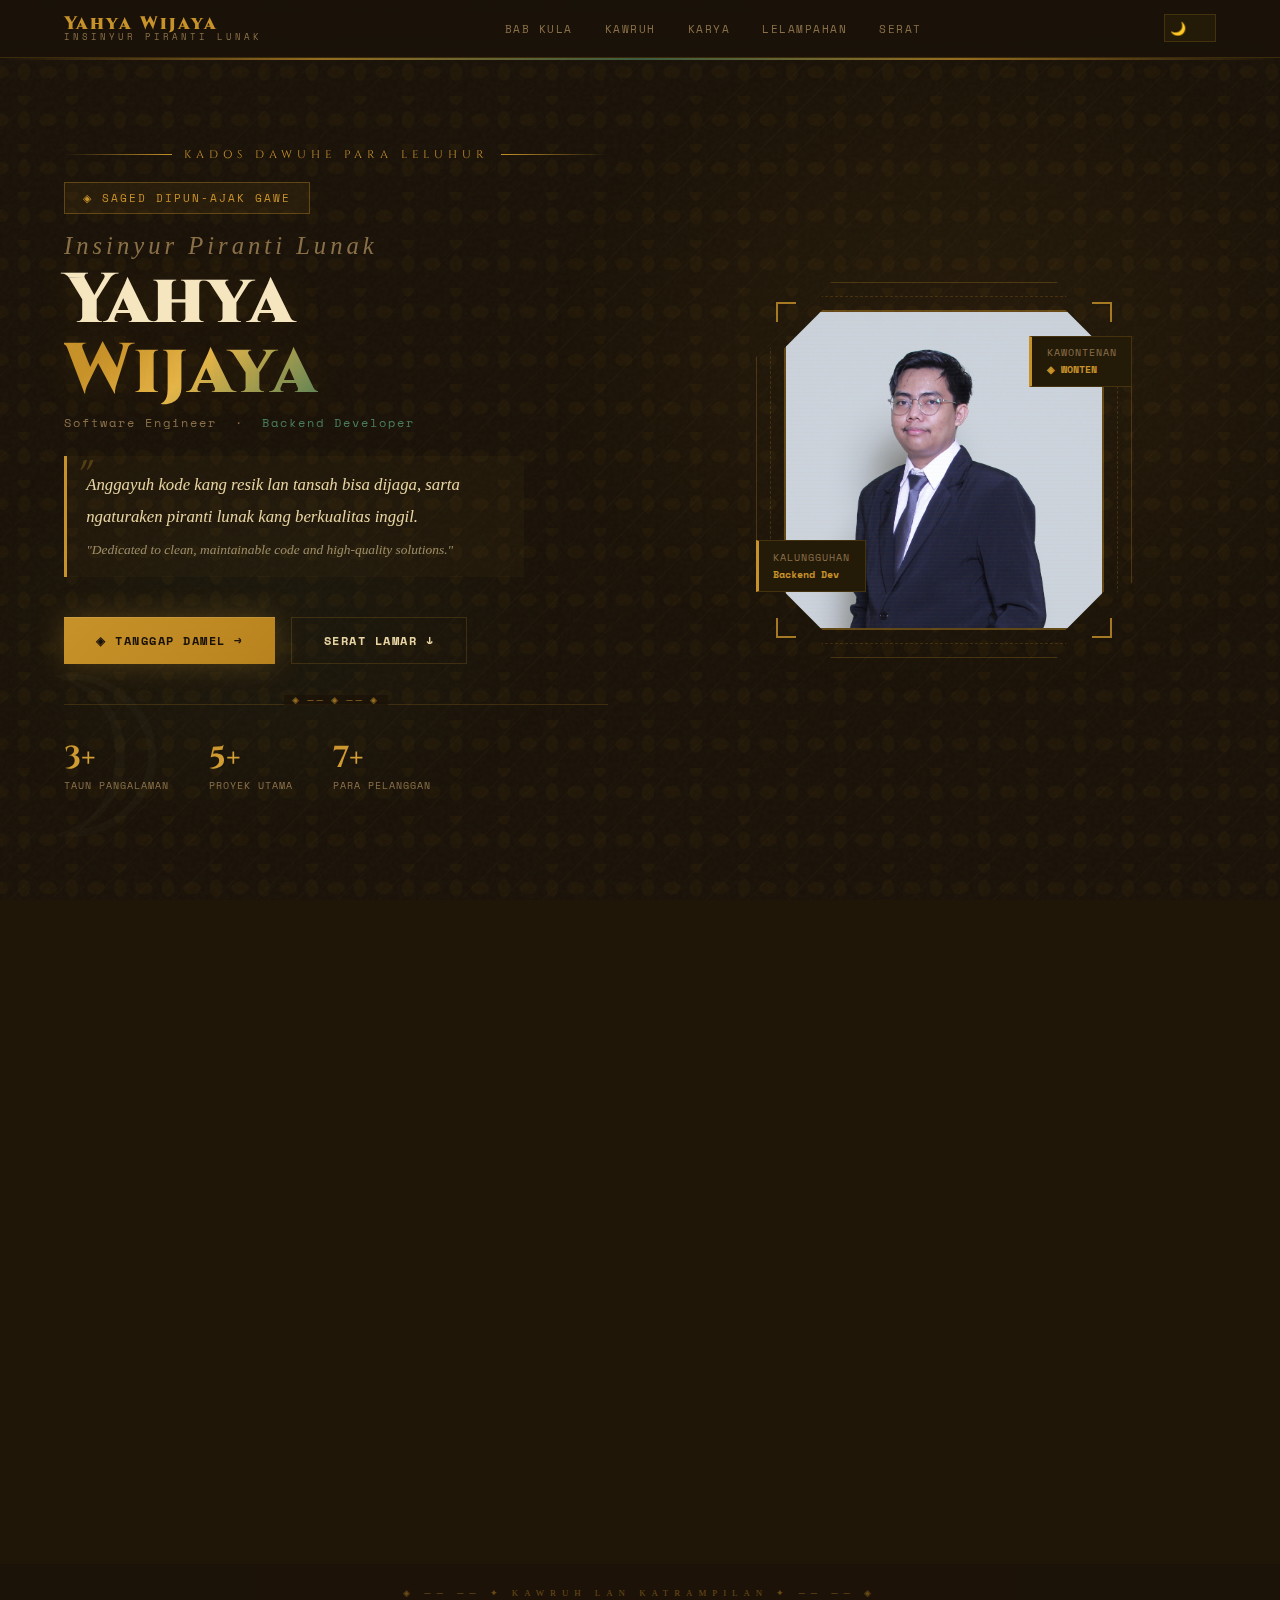
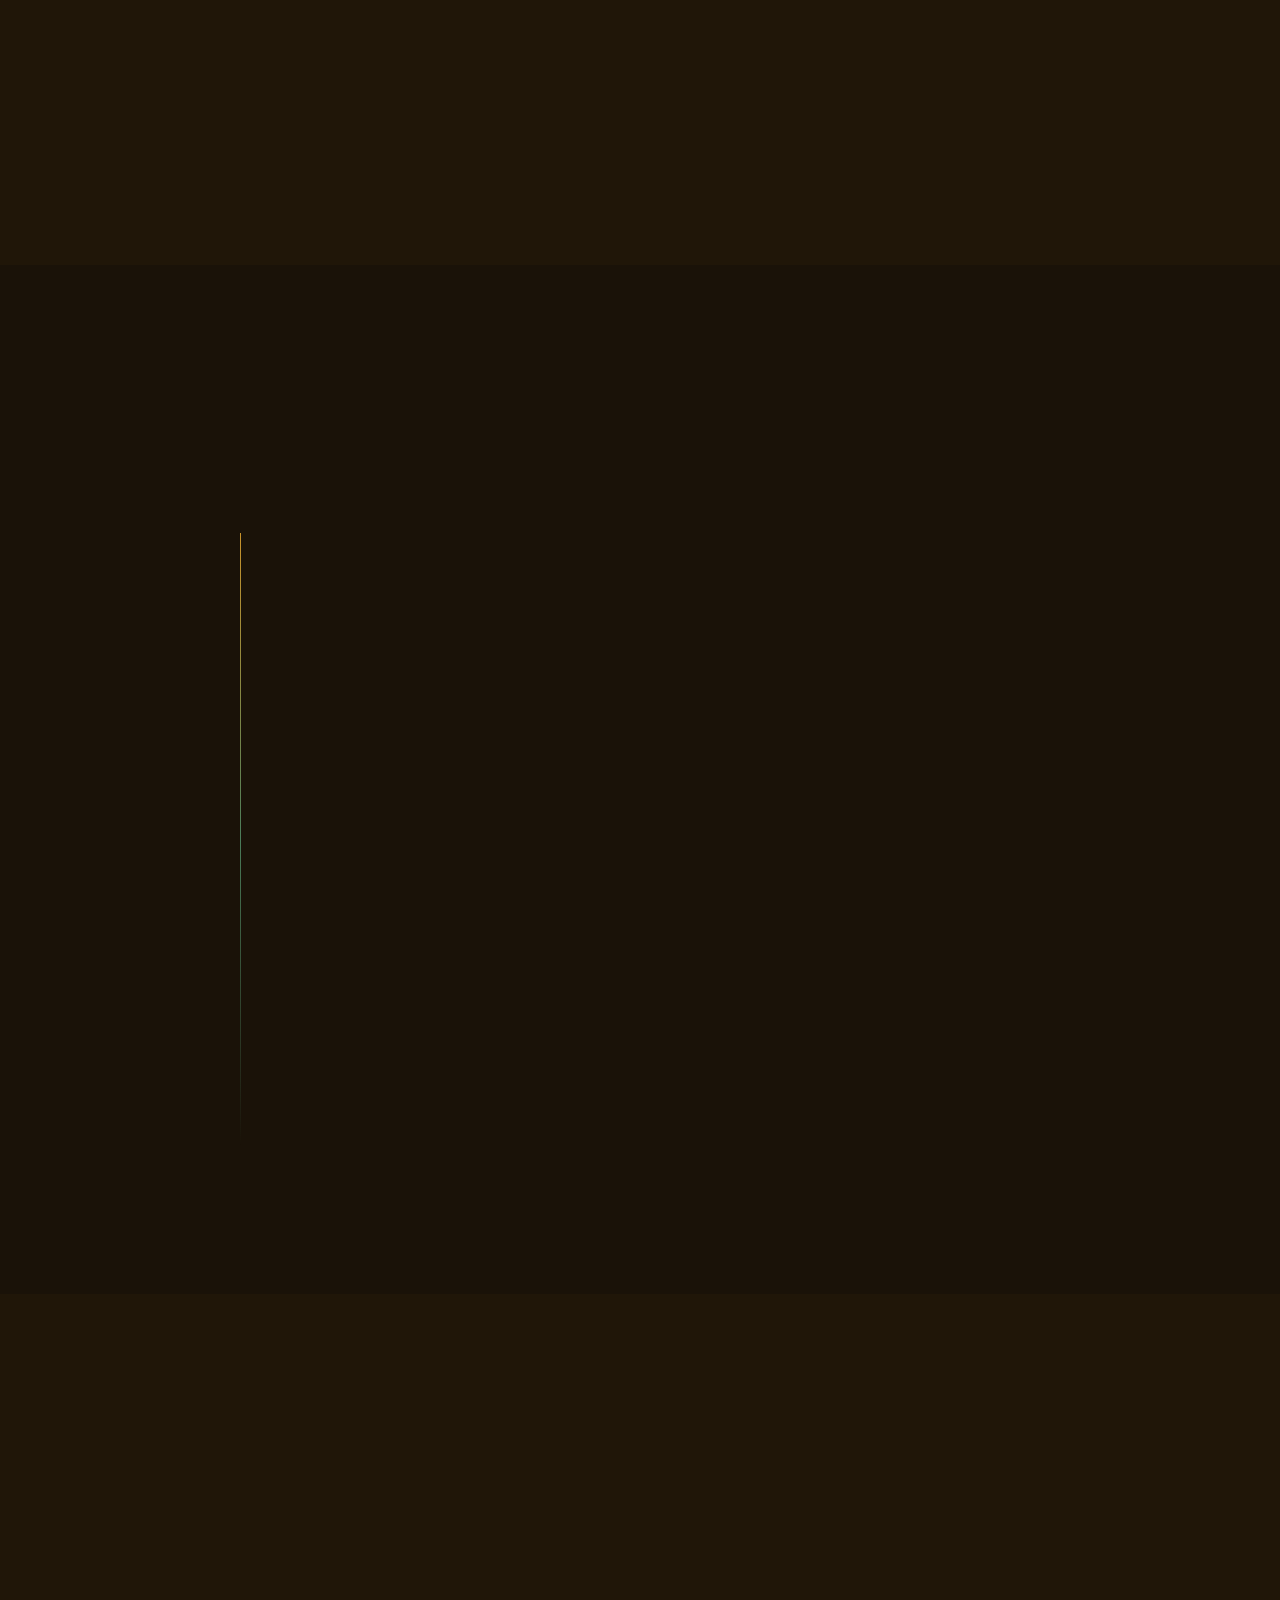
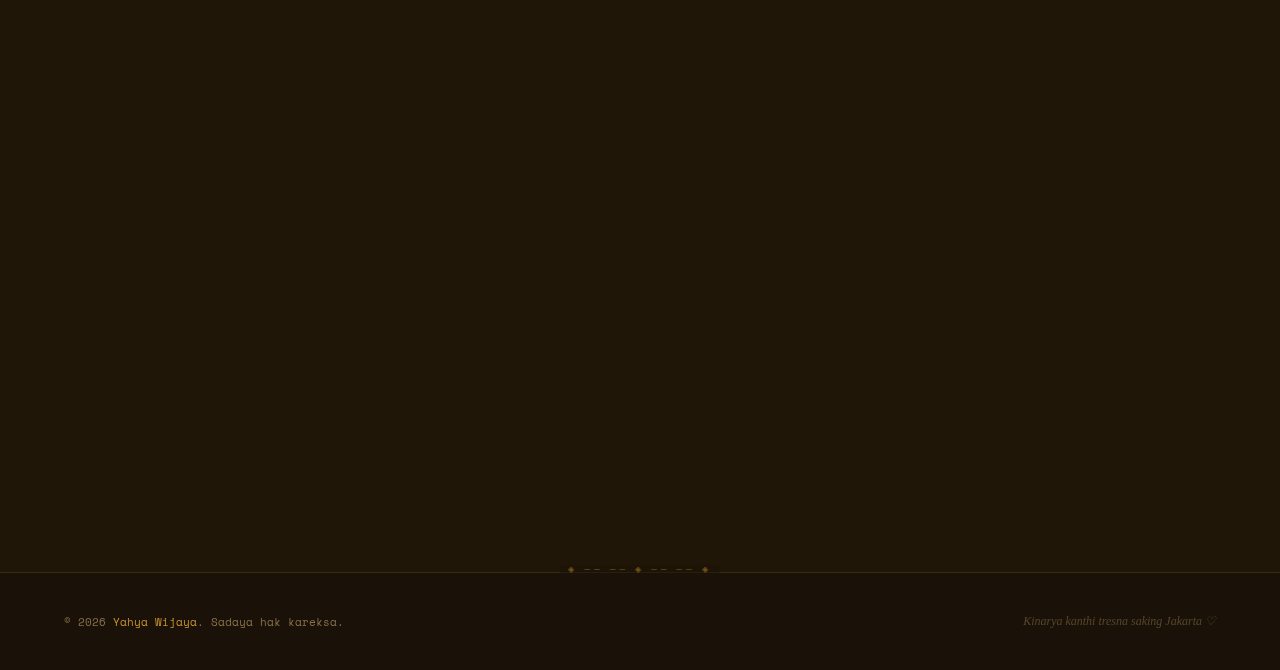
<file: index-jawa.html>
<!DOCTYPE html>
<html lang="jv" data-theme="dark">
<head>
  <meta charset="UTF-8" />
  <meta name="viewport" content="width=device-width, initial-scale=1.0" />
  <meta name="description" content="Yahya Wijaya — Insinyur Piranti Lunak saking Jakarta, Indonesia." />
  <meta name="author" content="Yahya Wijaya" />
  <title>Yahya Wijaya — Insinyur Piranti Lunak</title>
  <link href="https://fonts.googleapis.com/css2?family=Cinzel:wght@400;600;700;900&family=IM+Fell+English:ital@0;1&family=Space+Mono:wght@400;700&display=swap" rel="stylesheet" />
  <style>
    /* ══════════════════════════════════════════════════════
       TEMA JAWA — KERATON STYLE
       Sogan coklat + Emas + Hijau lumut + Krem dluwang
       Inspirasi: batik kawung, parang, wayang kulit
    ══════════════════════════════════════════════════════ */
    :root {
      --accent:   #C8922A;   /* emas keraton */
      --accent2:  #8B4513;   /* sogan coklat */
      --accent3:  #4A7C59;   /* hijau lumut */
      --bg:       #1A1208;   /* coklat arang */
      --bg2:      #201608;
      --bg3:      #2A1E0A;
      --card:     #241A08;
      --card2:    #2E2210;
      --border:   rgba(200,146,42,0.2);
      --border2:  rgba(200,146,42,0.1);
      --text:     #E8D5A3;   /* krem dluwang */
      --muted:    #8A7048;
      --heading:  #F5E6C0;
      --glow:     rgba(200,146,42,0.25);
    }
    [data-theme="light"] {
      --accent:   #8B6914;
      --accent2:  #5C2E0A;
      --accent3:  #2D5C3A;
      --bg:       #F5EDD5;   /* dluwang / kertas kuning tua */
      --bg2:      #EDE3C5;
      --bg3:      #E5D8B5;
      --card:     #FAF3DC;
      --card2:    #F0E8C8;
      --border:   rgba(139,105,20,0.25);
      --border2:  rgba(139,105,20,0.12);
      --text:     #2C1A06;
      --muted:    #7A5C28;
      --heading:  #180E02;
      --glow:     rgba(139,105,20,0.18);
    }

    *, *::before, *::after { box-sizing: border-box; margin: 0; padding: 0; }
    html { scroll-behavior: smooth; font-size: 16px; }

    body {
      font-family: 'IM Fell English', serif;
      background: var(--bg);
      color: var(--text);
      transition: background 0.4s, color 0.4s;
      overflow-x: hidden;
    }

    ::-webkit-scrollbar { width: 4px; }
    ::-webkit-scrollbar-track { background: var(--bg); }
    ::-webkit-scrollbar-thumb {
      background: linear-gradient(180deg, var(--accent), var(--accent2));
      border-radius: 0;
    }

    /* ══ BATIK KAWUNG BACKGROUND PATTERN ══ */
    body::after {
      content: '';
      position: fixed; inset: 0;
      pointer-events: none; z-index: 0;
      opacity: 0.045;
      background-image:
              radial-gradient(ellipse 10px 14px at 24px 24px, var(--accent) 60%, transparent 65%),
              radial-gradient(ellipse 10px 14px at 24px 0px,  var(--accent) 60%, transparent 65%),
              radial-gradient(ellipse 14px 10px at 0px 24px,  var(--accent) 60%, transparent 65%),
              radial-gradient(ellipse 14px 10px at 48px 24px, var(--accent) 60%, transparent 65%);
      background-size: 48px 48px;
    }

    /* ══ NOISE TEXTURE ══ */
    body::before {
      content: '';
      position: fixed; inset: 0;
      background-image: url("data:image/svg+xml,%3Csvg viewBox='0 0 256 256' xmlns='http://www.w3.org/2000/svg'%3E%3Cfilter id='n'%3E%3CfeTurbulence type='fractalNoise' baseFrequency='0.75' numOctaves='4' stitchTiles='stitch'/%3E%3C/filter%3E%3Crect width='100%25' height='100%25' filter='url(%23n)' opacity='0.06'/%3E%3C/svg%3E");
      pointer-events: none; z-index: 0; opacity: 0.5;
    }

    /* ══ FLOATING DAUN ══ */
    .daun-field {
      position: fixed; inset: 0;
      pointer-events: none; z-index: 0; overflow: hidden;
    }
    .daun {
      position: absolute; top: -40px;
      opacity: 0;
      font-size: 1rem;
      animation: gugur linear infinite;
      user-select: none;
    }
    .daun:nth-child(1)  { left:4%;   animation-duration:18s; animation-delay:0s;   font-size:0.8rem; }
    .daun:nth-child(2)  { left:14%;  animation-duration:22s; animation-delay:3s;   font-size:1.1rem; }
    .daun:nth-child(3)  { left:24%;  animation-duration:16s; animation-delay:6s;   font-size:0.7rem; }
    .daun:nth-child(4)  { left:36%;  animation-duration:25s; animation-delay:1s;   font-size:0.9rem; }
    .daun:nth-child(5)  { left:47%;  animation-duration:20s; animation-delay:9s;   font-size:0.65rem;}
    .daun:nth-child(6)  { left:58%;  animation-duration:17s; animation-delay:4s;   font-size:1rem;   }
    .daun:nth-child(7)  { left:68%;  animation-duration:23s; animation-delay:7s;   font-size:0.75rem;}
    .daun:nth-child(8)  { left:78%;  animation-duration:19s; animation-delay:2s;   font-size:0.85rem;}
    .daun:nth-child(9)  { left:88%;  animation-duration:21s; animation-delay:5s;   font-size:0.7rem; }
    .daun:nth-child(10) { left:94%;  animation-duration:15s; animation-delay:8s;   font-size:1rem;   }
    @keyframes gugur {
      0%   { opacity:0; transform:translateY(-40px) rotate(0deg); }
      8%   { opacity:0.55; }
      92%  { opacity:0.25; }
      100% { opacity:0; transform:translateY(105vh) rotate(540deg) translateX(50px); }
    }

    /* ══ NAV ══ */
    nav {
      position: fixed; top:0; left:0; right:0;
      z-index: 200;
      display: flex; align-items: center; justify-content: space-between;
      padding: 0.9rem 5%;
      background: rgba(26,18,8,0.9);
      backdrop-filter: blur(20px);
      border-bottom: 1px solid var(--border);
      transition: background 0.4s;
    }
    [data-theme="light"] nav { background: rgba(245,237,213,0.92); }

    /* Ornamen garis nav */
    nav::after {
      content: '';
      position: absolute; bottom: -3px; left: 0; right: 0; height: 2px;
      background: linear-gradient(90deg, transparent, var(--accent), var(--accent3), var(--accent), transparent);
      opacity: 0.7;
    }

    .nav-logo {
      text-decoration: none;
      display: flex; flex-direction: column; line-height: 1;
    }
    .nav-logo-jv {
      font-family: 'Cinzel', serif;
      font-weight: 900; font-size: 1.15rem;
      color: var(--accent);
      letter-spacing: 2px;
    }
    .nav-logo-sub {
      font-family: 'Space Mono', monospace;
      font-size: 0.55rem; color: var(--muted);
      letter-spacing: 3px; text-transform: uppercase;
    }

    .nav-links { display: flex; gap: 2rem; list-style: none; }
    .nav-links a {
      font-family: 'Space Mono', monospace;
      font-size: 0.68rem; color: var(--muted);
      text-decoration: none; letter-spacing: 1.5px;
      text-transform: uppercase; transition: color 0.3s;
      position: relative;
    }
    .nav-links a::after {
      content: ''; position: absolute; bottom: -4px; left: 0;
      width: 0; height: 1px;
      background: linear-gradient(90deg, var(--accent), var(--accent3));
      transition: width 0.3s;
    }
    .nav-links a:hover, .nav-links a.active { color: var(--accent); }
    .nav-links a:hover::after, .nav-links a.active::after { width: 100%; }

    .nav-right { display: flex; align-items: center; gap: 1rem; }
    .theme-toggle {
      background: var(--card); border: 1px solid var(--border);
      border-radius: 0; cursor: pointer; width: 52px; height: 28px;
      position: relative; transition: all 0.3s;
    }
    .theme-toggle::before {
      content: '🌙'; position: absolute; top:50%; left:5px;
      transform: translateY(-50%); font-size:13px;
    }
    [data-theme="light"] .theme-toggle::before { content:'☀️'; left:28px; }
    .hamburger { display:none; flex-direction:column; gap:5px; cursor:pointer; background:none; border:none; }
    .hamburger span { width:24px; height:2px; background:var(--text); display:block; transition:all 0.3s; }

    /* ══ ORNAMEN BORDER HELPER ══ */
    .ornamen-border {
      position: relative;
    }
    .ornamen-border::before, .ornamen-border::after {
      content: '✦ ── ── ✦';
      display: block;
      font-size: 0.6rem;
      color: var(--accent);
      opacity: 0.5;
      text-align: center;
      letter-spacing: 4px;
    }

    /* ══ HERO ══ */
    #hero {
      min-height: 100vh;
      display: flex; align-items: center;
      padding: 120px 5% 80px;
      position: relative; overflow: hidden;
    }

    .hero-bg {
      position: absolute; inset: 0;
      background:
              radial-gradient(ellipse 60% 70% at 75% 40%, rgba(200,146,42,0.07) 0%, transparent 55%),
              radial-gradient(ellipse 50% 50% at 20% 70%, rgba(74,124,89,0.06) 0%, transparent 50%);
    }

    /* Parang lines — diagonal repeating pattern */
    .hero-parang {
      position: absolute; inset: 0;
      background-image: repeating-linear-gradient(
              -45deg,
              transparent,
              transparent 28px,
              rgba(200,146,42,0.025) 28px,
              rgba(200,146,42,0.025) 29px
      );
    }

    /* Wayang silhouette deco */
    .wayang-deco {
      position: absolute;
      font-size: clamp(10rem, 20vw, 22rem);
      opacity: 0.028;
      pointer-events: none;
      user-select: none;
      line-height: 1;
      filter: sepia(1);
    }

    .hero-content {
      position: relative; z-index: 1;
      display: grid; grid-template-columns: 1fr 1fr;
      gap: 4rem; align-items: center;
      max-width: 1200px; margin: 0 auto; width: 100%;
    }

    /* Gelung / ornamen teks Jawa header */
    .aksara-deco {
      font-family: 'Cinzel', serif;
      font-size: 0.7rem;
      color: var(--accent);
      letter-spacing: 5px;
      text-transform: uppercase;
      display: flex; align-items: center; gap: 0.75rem;
      margin-bottom: 1.2rem;
      opacity: 0.9;
    }
    .aksara-deco::before, .aksara-deco::after {
      content: ''; flex: 1;
      height: 1px;
      background: linear-gradient(90deg, transparent, var(--accent));
    }
    .aksara-deco::after {
      background: linear-gradient(90deg, var(--accent), transparent);
    }

    .hero-badge {
      display: inline-flex; align-items: center; gap: 0.6rem;
      background: rgba(200,146,42,0.08);
      border: 1px solid rgba(200,146,42,0.35);
      border-radius: 0;
      padding: 0.45rem 1.1rem;
      font-family: 'Space Mono', monospace;
      font-size: 0.66rem; color: var(--accent);
      letter-spacing: 2px; text-transform: uppercase;
      margin-bottom: 1.25rem;
    }
    .hero-badge::before { content: '◈'; animation: kedip 2.5s ease-in-out infinite; display: inline-block; }
    @keyframes kedip { 0%,100%{opacity:1;transform:scale(1)} 50%{opacity:0.3;transform:scale(0.85)} }

    .hero-name {
      font-family: 'Cinzel', serif;
      font-size: clamp(2.8rem, 5.5vw, 5rem);
      font-weight: 900;
      line-height: 1;
      color: var(--heading);
      letter-spacing: 2px;
      margin-bottom: 0.4rem;
      text-shadow: 0 0 40px rgba(200,146,42,0.15);
    }
    .hero-name .accent-text {
      background: linear-gradient(135deg, var(--accent) 20%, #E8B84B 50%, var(--accent3) 100%);
      -webkit-background-clip: text; -webkit-text-fill-color: transparent; background-clip: text;
    }
    .hero-name-jv {
      display: block;
      font-family: 'IM Fell English', serif;
      font-size: 0.35em; font-style: italic;
      color: var(--muted); font-weight: 400;
      letter-spacing: 4px; margin-bottom: 0.3em;
      -webkit-text-fill-color: var(--muted);
    }

    .hero-role {
      font-family: 'Space Mono', monospace;
      font-size: 0.78rem; color: var(--muted);
      margin-bottom: 1.5rem; letter-spacing: 2px;
    }
    .hero-role span { color: var(--accent3); }

    .hero-tagline {
      font-size: 1.05rem; font-style: italic;
      color: var(--text); line-height: 1.9;
      max-width: 460px; margin-bottom: 2.5rem;
      opacity: 0.85;
      padding: 0.8rem 1.2rem;
      border-left: 3px solid var(--accent);
      border-right: none;
      background: rgba(200,146,42,0.04);
      position: relative;
    }
    .hero-tagline::before {
      content: '"';
      font-family: 'Cinzel', serif;
      font-size: 3rem; color: var(--accent);
      opacity: 0.3; line-height: 0;
      position: absolute; top: 1.5rem; left: 0.3rem;
    }

    .hero-cta { display: flex; gap: 1rem; flex-wrap: wrap; }

    .btn {
      display: inline-flex; align-items: center; gap: 0.5rem;
      padding: 0.85rem 2rem; border-radius: 0;
      font-family: 'Space Mono', monospace;
      font-size: 0.72rem; font-weight: 700;
      letter-spacing: 1.5px; text-transform: uppercase;
      text-decoration: none; cursor: pointer; border: none;
      transition: all 0.3s; position: relative; overflow: hidden;
    }
    .btn-primary {
      background: linear-gradient(135deg, var(--accent), #B8821E);
      color: #1A1208;
      box-shadow: 0 0 30px rgba(200,146,42,0.3), inset 0 1px 0 rgba(255,255,255,0.1);
    }
    .btn-primary:hover { transform: translateY(-2px); box-shadow: 0 0 50px rgba(200,146,42,0.5); }
    .btn-outline {
      background: transparent; color: var(--text);
      border: 1px solid var(--border);
    }
    .btn-outline:hover { border-color: var(--accent); color: var(--accent); transform: translateY(-2px); }

    .hero-stats {
      display: flex; gap: 2.5rem;
      margin-top: 2.5rem; padding-top: 2rem;
      border-top: 1px solid var(--border);
      position: relative;
    }
    .hero-stats::before {
      content: '◈ ── ◈ ── ◈';
      position: absolute; top: -0.6rem; left: 50%;
      transform: translateX(-50%);
      font-size: 0.55rem; color: var(--accent);
      background: var(--bg); padding: 0 0.5rem;
      letter-spacing: 3px; opacity: 0.7;
      white-space: nowrap;
    }
    .stat-num {
      font-family: 'Cinzel', serif; font-size: 1.9rem; font-weight: 700;
      background: linear-gradient(135deg, var(--accent), #E8B84B);
      -webkit-background-clip: text; -webkit-text-fill-color: transparent; background-clip: text;
    }
    .stat-label { font-family: 'Space Mono', monospace; font-size: 0.62rem; color: var(--muted); letter-spacing: 1px; text-transform: uppercase; }

    /* ══ HERO VISUAL ══ */
    .hero-visual { display:flex; justify-content:center; align-items:center; position:relative; }

    .avatar-frame { position:relative; width:320px; height:320px; }

    /* Batik frame rings */
    .avatar-ring-outer {
      position: absolute; inset: -28px;
      border: 1px solid rgba(200,146,42,0.25);
      border-radius: 0;
      animation: putar 30s linear infinite;
      /* Octagon shape */
      clip-path: polygon(20% 0%, 80% 0%, 100% 20%, 100% 80%, 80% 100%, 20% 100%, 0% 80%, 0% 20%);
    }
    .avatar-ring-inner {
      position: absolute; inset: -14px;
      border: 1px dashed rgba(200,146,42,0.2);
      border-radius: 0;
      animation: putar 20s linear infinite reverse;
      clip-path: polygon(15% 0%, 85% 0%, 100% 15%, 100% 85%, 85% 100%, 15% 100%, 0% 85%, 0% 15%);
    }
    @keyframes putar { to { transform: rotate(360deg); } }

    .avatar-img {
      width: 100%; height: 100%;
      overflow: hidden;
      position: relative;
      border: 2px solid rgba(200,146,42,0.4);
      /* Wayang-style clipping — slight octagon */
      clip-path: polygon(12% 0%, 88% 0%, 100% 12%, 100% 88%, 88% 100%, 12% 100%, 0% 88%, 0% 12%);
      box-shadow:
              0 0 0 1px rgba(200,146,42,0.1),
              0 0 60px rgba(200,146,42,0.12),
              inset 0 0 40px rgba(0,0,0,0.5);
    }
    .avatar-img img { width:100%; height:100%; object-fit:cover; object-position:top; }

    /* Scan lines wayang style */
    .avatar-img::after {
      content:'';
      position:absolute; inset:0;
      background: repeating-linear-gradient(
              0deg, transparent, transparent 3px,
              rgba(200,146,42,0.025) 3px, rgba(200,146,42,0.025) 4px
      );
    }

    /* Corner ornaments */
    .koro {
      position: absolute; width: 20px; height: 20px;
      border-color: var(--accent); border-style: solid; opacity: 0.8;
    }
    .koro-tl { top:-8px; left:-8px; border-width: 2px 0 0 2px; }
    .koro-tr { top:-8px; right:-8px; border-width: 2px 2px 0 0; }
    .koro-bl { bottom:-8px; left:-8px; border-width: 0 0 2px 2px; }
    .koro-br { bottom:-8px; right:-8px; border-width: 0 2px 2px 0; }

    /* Floating info card */
    .info-float {
      position: absolute;
      background: var(--card);
      border: 1px solid var(--border);
      border-left: 3px solid var(--accent);
      padding: 0.55rem 0.9rem;
      font-family: 'Space Mono', monospace; font-size: 0.62rem;
      color: var(--text); white-space: nowrap;
    }
    .info-float .if-label { color: var(--muted); display: block; margin-bottom:0.1rem; letter-spacing:1px; }
    .info-float .if-val { color: var(--accent); font-weight: 700; }
    .if-top    { top: 8%; right: -28px; animation: ambang1 3.5s ease-in-out infinite; }
    .if-bottom { bottom:12%; left: -28px; animation: ambang2 4s ease-in-out infinite; }
    @keyframes ambang1 { 0%,100%{transform:translateY(0)} 50%{transform:translateY(-7px)} }
    @keyframes ambang2 { 0%,100%{transform:translateY(0)} 50%{transform:translateY(7px)} }

    /* ══ SECTIONS ══ */
    section { padding: 100px 5%; position: relative; z-index: 1; }

    .section-label {
      font-family: 'Space Mono', monospace; font-size: 0.65rem;
      color: var(--accent); letter-spacing: 3px;
      text-transform: uppercase; margin-bottom: 0.6rem;
      display: flex; align-items: center; gap: 0.6rem;
    }
    .section-label::before { content: '◈'; font-size: 0.55rem; }

    .section-title {
      font-family: 'Cinzel', serif;
      font-size: clamp(1.7rem, 3.2vw, 2.7rem);
      font-weight: 700; color: var(--heading);
      letter-spacing: 1px; line-height: 1.15; margin-bottom: 1rem;
    }
    .section-title .jv {
      font-family: 'IM Fell English', serif;
      font-size: 0.4em; font-style: italic;
      color: var(--muted); display: block;
      font-weight: 400; letter-spacing: 4px;
    }
    .section-desc { font-style: italic; color: var(--muted); font-size: 0.95rem; line-height: 1.85; max-width: 560px; }
    .section-header { margin-bottom: 4rem; }

    /* Ornamen pemisah antar section */
    .pemisah {
      text-align: center;
      padding: 0.5rem 0;
      font-size: 0.55rem; letter-spacing: 6px;
      color: var(--accent); opacity: 0.45;
    }

    /* ══ ABOUT ══ */
    #about { background: var(--bg2); }

    .about-grid {
      display: grid; grid-template-columns: 1fr 1.2fr;
      gap: 5rem; align-items: start;
      max-width: 1100px; margin: 0 auto;
    }

    .about-card {
      background: var(--card);
      border: 1px solid var(--border);
      padding: 2.5rem;
      position: relative; overflow: hidden;
    }
    .about-card::before {
      content: '';
      position: absolute; top:0; left:0; right:0; height: 3px;
      background: linear-gradient(90deg, var(--accent2), var(--accent), var(--accent3));
    }
    /* Corner fold — ceplok style */
    .about-card::after {
      content: '◈';
      position: absolute; bottom:0.8rem; right:0.8rem;
      font-size: 1.2rem; color: var(--accent); opacity: 0.2;
    }

    .about-text h3 {
      font-family: 'Cinzel', serif; font-size: 1.5rem; font-weight: 700;
      color: var(--heading); margin-bottom: 1rem;
    }
    .about-text p { font-style: italic; line-height: 1.9; margin-bottom: 1.2rem; opacity: 0.85; }

    .about-info { display:flex; flex-direction:column; gap:0.75rem; margin-top:1.5rem; }
    .info-row { display:flex; align-items:center; gap:1rem; font-family:'Space Mono',monospace; font-size:0.76rem; }
    .info-label { color:var(--muted); width:80px; flex-shrink:0; }
    .info-val { color:var(--text); }
    .info-val a { color:var(--accent); text-decoration:none; }
    .info-val a:hover { text-decoration:underline; }

    /* Watak / RPG stat bars Jawa style */
    .watak-bars { margin-top:1.5rem; display:flex; flex-direction:column; gap:0.7rem; }
    .watak-item {}
    .watak-head { display:flex; justify-content:space-between; font-family:'Space Mono',monospace; font-size:0.63rem; color:var(--muted); margin-bottom:0.3rem; }
    .watak-head span:last-child { color:var(--accent); }
    .watak-track { height: 3px; background: rgba(200,146,42,0.12); position:relative; overflow:hidden; }
    .watak-fill {
      height: 100%;
      background: linear-gradient(90deg, var(--accent2), var(--accent), #E8B84B);
      transform: scaleX(0); transform-origin: left;
      transition: transform 1.4s cubic-bezier(0.16,1,0.3,1);
    }
    .watak-fill.animate { transform: scaleX(1); }

    /* ══ SKILLS ══ */
    .skills-container { max-width:1100px; margin:0 auto; }
    .skill-group { margin-bottom:2.5rem; }
    .skill-group-title {
      font-family: 'Space Mono', monospace; font-size:0.65rem;
      color: var(--accent3); letter-spacing:2.5px; text-transform:uppercase;
      margin-bottom:1rem; padding-bottom:0.5rem;
      border-bottom: 1px solid var(--border);
      display:flex; align-items:center; gap:0.6rem;
    }
    .skill-group-title::before { content:'◆'; color:var(--accent); font-size:0.5rem; }

    .skills-grid { display:flex; flex-wrap:wrap; gap:0.6rem; }

    .skill-badge {
      display:flex; align-items:center; gap:0.5rem;
      background: var(--card); border:1px solid var(--border2);
      padding: 0.6rem 1.1rem;
      font-family: 'Space Mono', monospace; font-size:0.73rem; color:var(--text);
      transition: all 0.25s; cursor:default; position:relative; overflow:hidden;
    }
    .skill-badge::before {
      content:'';
      position:absolute; left:0; top:0; bottom:0; width:2px;
      background: linear-gradient(180deg, var(--accent), var(--accent3));
      opacity: 0; transition: opacity 0.25s;
    }
    .skill-badge:hover {
      border-color: var(--accent); color: var(--accent);
      background: rgba(200,146,42,0.06);
      transform: translateX(3px);
      box-shadow: -3px 0 15px rgba(200,146,42,0.15);
    }
    .skill-badge:hover::before { opacity:1; }

    /* ══ PROJECTS ══ */
    #projects { background: var(--bg2); }

    .projects-grid {
      display:grid; grid-template-columns: repeat(auto-fit, minmax(300px, 1fr));
      gap:1.5rem; max-width:1100px; margin:0 auto;
    }

    .project-card {
      background: var(--card); border:1px solid var(--border2);
      padding: 2rem; transition: all 0.35s;
      position: relative; overflow: hidden; cursor: pointer;
    }
    .project-card::before {
      content:'';
      position:absolute; top:0; left:0; right:0; height:2px;
      background: linear-gradient(90deg, var(--accent2), var(--accent), var(--accent3));
      transform: scaleX(0); transform-origin:left; transition: transform 0.35s;
    }
    .project-card::after {
      content:'◈';
      position:absolute; top:0.75rem; right:0.75rem;
      font-size:0.8rem; color:var(--accent); opacity:0.15;
      transition: opacity 0.35s;
    }
    .project-card:hover { border-color:rgba(200,146,42,0.45); transform:translateY(-4px); box-shadow: 0 20px 50px rgba(0,0,0,0.5), 0 0 20px rgba(200,146,42,0.06); }
    .project-card:hover::before { transform:scaleX(1); }
    .project-card:hover::after { opacity:0.4; }

    .project-icon {
      width:46px; height:46px;
      background:linear-gradient(135deg,rgba(200,146,42,0.12),rgba(74,124,89,0.1));
      border:1px solid rgba(200,146,42,0.2);
      display:flex; align-items:center; justify-content:center;
      font-size:1.3rem; margin-bottom:1.25rem;
    }
    .project-name { font-family:'Cinzel',serif; font-size:1rem; font-weight:700; color:var(--heading); margin-bottom:0.3rem; letter-spacing:1px; }
    .project-client { font-family:'Space Mono',monospace; font-size:0.65rem; color:var(--accent); letter-spacing:1px; margin-bottom:0.9rem; }
    .project-desc { font-style:italic; color:var(--muted); font-size:0.85rem; line-height:1.75; margin-bottom:1.25rem; }
    .project-tags { display:flex; flex-wrap:wrap; gap:0.35rem; }
    .tag {
      background:rgba(74,124,89,0.1); border:1px solid rgba(74,124,89,0.25);
      padding:0.2rem 0.65rem;
      font-family:'Space Mono',monospace; font-size:0.62rem; color:var(--accent3); letter-spacing:0.5px;
    }

    /* ══ EXPERIENCE ══ */
    .timeline { max-width:800px; margin:0 auto; position:relative; }
    .timeline::before {
      content:'';
      position:absolute; left:0; top:12px; bottom:0; width:1px;
      background:linear-gradient(180deg, var(--accent), var(--accent3), transparent);
    }
    .timeline-item { padding-left:2.5rem; margin-bottom:3rem; position:relative; }
    .timeline-item::before {
      content:'◈';
      position:absolute; left:-7px; top:4px;
      color:var(--accent); font-size:0.65rem;
    }
    .timeline-period { font-family:'Space Mono',monospace; font-size:0.66rem; color:var(--accent); letter-spacing:1.5px; margin-bottom:0.4rem; }
    .timeline-role { font-family:'Cinzel',serif; font-size:1.05rem; font-weight:700; color:var(--heading); margin-bottom:0.2rem; letter-spacing:1px; }
    .timeline-company { font-family:'Space Mono',monospace; font-size:0.76rem; color:var(--accent3); margin-bottom:0.75rem; }
    .timeline-desc { color:var(--muted); font-size:0.875rem; line-height:1.8; font-style:italic; }
    .timeline-desc li { margin-bottom:0.4rem; padding-left:1.2rem; position:relative; list-style:none; }
    .timeline-desc li::before { content:'→'; position:absolute; left:0; color:var(--accent); font-size:0.7rem; top:2px; }

    /* ══ PLAYGROUND ══ */
    #playground {
      background: var(--bg);
      display:flex; flex-direction:column; align-items:center;
    }
    .game-wrapper { width:100%; max-width:520px; }
    .game-hud {
      display:flex; justify-content:space-between; align-items:center;
      margin-bottom:0.75rem; padding:0.6rem 1.2rem;
      background:var(--card); border:1px solid var(--border);
      font-family:'Space Mono',monospace; font-size:0.75rem;
    }
    .hud-item { display:flex; gap:0.5rem; align-items:center; }
    .hud-label { color:var(--muted); text-transform:uppercase; letter-spacing:1px; }
    .hud-value { color:var(--accent); font-weight:700; font-size:1rem; min-width:2.5ch; text-align:right; }
    .hud-level { color:var(--accent3) !important; }
    .canvas-frame {
      position:relative; border:1px solid var(--border); overflow:hidden;
      background:#0E0A02;
      box-shadow: 0 0 0 1px rgba(200,146,42,0.06), 0 0 50px rgba(200,146,42,0.07), inset 0 0 60px rgba(0,0,0,0.7);
    }
    #gameCanvas { display:block; width:100%; height:auto; image-rendering:pixelated; }
    .game-overlay {
      position:absolute; inset:0;
      display:flex; align-items:center; justify-content:center;
      background:rgba(14,10,2,0.92); backdrop-filter:blur(8px);
      z-index:10; transition:opacity 0.25s;
    }
    .game-overlay.hidden { opacity:0; pointer-events:none; }
    .overlay-box { text-align:center; padding:2.5rem 2rem; max-width:310px; }
    .overlay-icon { font-size:2.5rem; margin-bottom:0.75rem; display:block; }
    .overlay-title { font-family:'Cinzel',serif; font-size:1.35rem; font-weight:700; color:var(--heading); margin-bottom:0.5rem; letter-spacing:2px; }
    .overlay-sub { font-family:'Space Mono',monospace; font-size:0.7rem; color:var(--muted); line-height:1.75; margin-bottom:1.75rem; font-style:italic; }
    .overlay-sub .hl { color:var(--accent); }
    .game-controls { margin-top:1rem; display:flex; flex-direction:column; align-items:center; gap:0.35rem; }
    .ctrl-row { display:flex; gap:0.35rem; }
    .ctrl-btn {
      width:48px; height:48px;
      background:var(--card); border:1px solid var(--border);
      color:var(--text); font-size:1rem; cursor:pointer;
      transition:all 0.12s;
      display:flex; align-items:center; justify-content:center;
      user-select:none; touch-action:manipulation;
      font-family:'Space Mono',monospace;
      -webkit-tap-highlight-color: transparent;
    }
    .ctrl-btn:active, .ctrl-btn.pressed {
      background:rgba(200,146,42,0.15);
      border-color:var(--accent); color:var(--accent);
      transform:scale(0.91);
    }

    /* ══ CONTACT ══ */
    #contact { background:var(--bg2); }
    .contact-wrapper { max-width:900px; margin:0 auto; display:grid; grid-template-columns:1fr 1.5fr; gap:4rem; align-items:start; }
    .contact-info h3 { font-family:'Cinzel',serif; font-size:1.25rem; font-weight:700; color:var(--heading); margin-bottom:1rem; letter-spacing:1px; }
    .contact-info p { font-style:italic; color:var(--muted); line-height:1.85; margin-bottom:2rem; font-size:0.9rem; }
    .contact-links { display:flex; flex-direction:column; gap:1rem; }
    .contact-link { display:flex; align-items:center; gap:1rem; color:var(--text); text-decoration:none; font-family:'Space Mono',monospace; font-size:0.76rem; transition:color 0.3s; }
    .contact-link:hover { color:var(--accent); }
    .contact-link-icon { width:38px; height:38px; background:var(--card); border:1px solid var(--border); display:flex; align-items:center; justify-content:center; font-size:1rem; transition:all 0.3s; flex-shrink:0; }
    .contact-link:hover .contact-link-icon { border-color:var(--accent); background:rgba(200,146,42,0.08); }
    .contact-form { background:var(--card); border:1px solid var(--border); padding:2.5rem; position:relative; }
    .contact-form::before { content:''; position:absolute; top:0; left:0; right:0; height:3px; background:linear-gradient(90deg,var(--accent2),var(--accent),var(--accent3)); }
    .form-group { margin-bottom:1.5rem; }
    .form-label { display:block; font-family:'Space Mono',monospace; font-size:0.65rem; color:var(--muted); letter-spacing:1.5px; text-transform:uppercase; margin-bottom:0.5rem; }
    .form-input, .form-textarea {
      width:100%; background:var(--bg); border:1px solid var(--border);
      padding:0.85rem 1rem; color:var(--text);
      font-family:'IM Fell English',serif; font-size:0.9rem; font-style:italic;
      transition:border-color 0.3s, box-shadow 0.3s; outline:none; resize:none;
    }
    .form-input:focus, .form-textarea:focus { border-color:var(--accent); box-shadow:0 0 0 3px rgba(200,146,42,0.08); }
    .form-textarea { height:130px; }
    .form-submit {
      width:100%; background:linear-gradient(135deg,var(--accent),#B8821E);
      color:#1A1208; border:none; padding:1rem;
      font-family:'Space Mono',monospace; font-size:0.76rem;
      font-weight:700; letter-spacing:1.5px; text-transform:uppercase;
      cursor:pointer; transition:all 0.3s;
      box-shadow:0 0 20px rgba(200,146,42,0.25);
    }
    .form-submit:hover { transform:translateY(-2px); box-shadow:0 0 35px rgba(200,146,42,0.45); }

    /* ══ FOOTER ══ */
    footer {
      padding:2.5rem 5%;
      border-top:1px solid var(--border);
      display:flex; align-items:center; justify-content:space-between;
      position:relative; z-index:1;
    }
    footer::before {
      content:'◈ ── ── ◈ ── ── ◈';
      position:absolute; top:-0.5rem; left:50%;
      transform:translateX(-50%);
      font-size:0.5rem; color:var(--accent);
      background:var(--bg); padding:0 0.5rem;
      letter-spacing:4px; opacity:0.5; white-space:nowrap;
    }
    .footer-copy { font-family:'Space Mono',monospace; font-size:0.7rem; color:var(--muted); }
    .footer-copy span { color:var(--accent); }
    .footer-jv { font-family:'IM Fell English',serif; font-style:italic; font-size:0.75rem; color:var(--muted); opacity:0.55; }

    /* ══ FADE IN ══ */
    .fade-in { opacity:0; transform:translateY(20px); transition:opacity 0.65s ease, transform 0.65s ease; }
    .fade-in.visible { opacity:1; transform:translateY(0); }
    .fade-in-delay-1 { transition-delay:0.1s; }
    .fade-in-delay-2 { transition-delay:0.2s; }
    .fade-in-delay-3 { transition-delay:0.3s; }
    .fade-in-delay-4 { transition-delay:0.4s; }

    /* ══ MOBILE ══ */
    .mobile-menu { display:none; position:fixed; inset:0; z-index:199; background:var(--bg); padding:100px 5% 5%; flex-direction:column; gap:1.5rem; }
    .mobile-menu.open { display:flex; }
    .mobile-menu a { font-family:'Space Mono',monospace; font-size:1rem; color:var(--text); text-decoration:none; letter-spacing:2px; text-transform:uppercase; border-bottom:1px solid var(--border); padding-bottom:1rem; transition:color 0.3s; }
    .mobile-menu a:hover { color:var(--accent); }

    @media (max-width: 900px) {
      .hero-content { grid-template-columns:1fr; text-align:center; }
      .hero-visual { display:none; }
      .hero-cta { justify-content:center; }
      .hero-stats { justify-content:center; }
      .hero-tagline { margin:0 auto 2.5rem; }
      .about-grid { grid-template-columns:1fr; gap:2rem; }
      .contact-wrapper { grid-template-columns:1fr; }
      .nav-links { display:none; }
      .hamburger { display:flex; }
      footer { flex-direction:column; gap:1rem; text-align:center; }
      .aksara-deco { justify-content:center; }
    }
    @media (max-width: 600px) {
      section { padding:70px 5%; }
      .projects-grid { grid-template-columns:1fr; }
      .hero-name { font-size:2.4rem; }
    }
  </style>
</head>
<body>

<!-- DAUN GUGUR -->
<div class="daun-field" aria-hidden="true">
  <span class="daun">🍂</span>
  <span class="daun">🍃</span>
  <span class="daun">🍂</span>
  <span class="daun">🌿</span>
  <span class="daun">🍂</span>
  <span class="daun">🍃</span>
  <span class="daun">🍂</span>
  <span class="daun">🌿</span>
  <span class="daun">🍂</span>
  <span class="daun">🍃</span>
</div>

<!-- NAV -->
<nav>
  <a class="nav-logo" href="#">
    <span class="nav-logo-jv">Yahya Wijaya</span>
    <span class="nav-logo-sub">Insinyur Piranti Lunak</span>
  </a>
  <ul class="nav-links">
    <li><a href="#about">Bab Kula</a></li>
    <li><a href="#skills">Kawruh</a></li>
    <li><a href="#projects">Karya</a></li>
    <li><a href="#experience">Lelampahan</a></li>
    <li><a href="#contact">Serat</a></li>
  </ul>
  <div class="nav-right">
    <button class="theme-toggle" id="themeToggle" title="Ganti tema"></button>
    <button class="hamburger" id="hamburger" title="Menu">
      <span></span><span></span><span></span>
    </button>
  </div>
</nav>

<!-- MOBILE MENU -->
<div class="mobile-menu" id="mobileMenu">
  <a href="#about"      onclick="closeMobileMenu()">Bab Kula</a>
  <a href="#skills"     onclick="closeMobileMenu()">Kawruh</a>
  <a href="#projects"   onclick="closeMobileMenu()">Karya</a>
  <a href="#experience" onclick="closeMobileMenu()">Lelampahan</a>
  <a href="#contact"    onclick="closeMobileMenu()">Serat</a>
</div>

<!-- HERO -->
<section id="hero">
  <div class="hero-bg"></div>
  <div class="hero-parang"></div>
  <span class="wayang-deco" style="right:-3%;top:5%;transform:rotate(3deg)">𓂀</span>
  <span class="wayang-deco" style="left:-2%;bottom:3%;font-size:14rem;opacity:0.02">☽</span>

  <div class="hero-content">
    <div class="hero-text">
      <div class="aksara-deco fade-in">Kados Dawuhe Para Leluhur</div>
      <div class="hero-badge fade-in">Saged Dipun-ajak Gawe</div>
      <h1 class="hero-name fade-in fade-in-delay-1">
        <span class="hero-name-jv">Insinyur Piranti Lunak</span>
        Yahya<br><span class="accent-text">Wijaya</span>
      </h1>
      <p class="hero-role fade-in fade-in-delay-2">
        Software Engineer &nbsp;·&nbsp; <span>Backend Developer</span>
      </p>
      <p class="hero-tagline fade-in fade-in-delay-3">
        Anggayuh kode kang resik lan tansah bisa dijaga, sarta ngaturaken piranti lunak kang berkualitas inggil.
        <br><em style="font-size:0.8em;opacity:0.6">"Dedicated to clean, maintainable code and high-quality solutions."</em>
      </p>
      <div class="hero-cta fade-in fade-in-delay-4">
        <a href="#contact" class="btn btn-primary">◈ Tanggap Damel →</a>
        <a href="asset/Yahya-Wijaya-CV-2026.pdf" class="btn btn-outline" download>Serat Lamar ↓</a>
      </div>
      <div class="hero-stats fade-in fade-in-delay-4">
        <div class="stat"><div class="stat-num">3+</div><div class="stat-label">Taun Pangalaman</div></div>
        <div class="stat"><div class="stat-num">5+</div><div class="stat-label">Proyek Utama</div></div>
        <div class="stat"><div class="stat-num">7+</div><div class="stat-label">Para Pelanggan</div></div>
      </div>
    </div>

    <div class="hero-visual">
      <div class="avatar-frame">
        <div class="avatar-ring-outer"></div>
        <div class="avatar-ring-inner"></div>
        <div class="avatar-img">
          <img src="asset/foto.jpg" alt="Yahya Wijaya" />
        </div>
        <div class="koro koro-tl"></div>
        <div class="koro koro-tr"></div>
        <div class="koro koro-bl"></div>
        <div class="koro koro-br"></div>
        <div class="info-float if-top">
          <span class="if-label">KAWONTENAN</span>
          <span class="if-val">◈ WONTEN</span>
        </div>
        <div class="info-float if-bottom">
          <span class="if-label">KALUNGGUHAN</span>
          <span class="if-val">Backend Dev</span>
        </div>
      </div>
    </div>
  </div>
</section>

<!-- ABOUT -->
<section id="about">
  <div class="about-grid">
    <div class="fade-in">
      <div class="section-label">01 — Bab Kula</div>
      <h2 class="section-title">
        <span class="jv">Pangripta Backend & Pemikir Ulung</span>
        Arsitek Sistem & Pemecah Masalah.
      </h2>
      <p class="section-desc">Kula gadhah pengalaman nggarap aplikasi kritis, ing pundi katepatan lan kapercayan dados kunci. Kanthi semangat ngoptimalake proses backend lan njamin integrasi data kang lancar.</p>

      <div class="watak-bars">
        <div class="watak-item">
          <div class="watak-head"><span>Java / Spring Boot</span><span>95</span></div>
          <div class="watak-track"><div class="watak-fill"></div></div>
        </div>
        <div class="watak-item">
          <div class="watak-head"><span>Golang</span><span>80</span></div>
          <div class="watak-track"><div class="watak-fill" style="--w:0.80"></div></div>
        </div>
        <div class="watak-item">
          <div class="watak-head"><span>TIBCO / Integrasi</span><span>85</span></div>
          <div class="watak-track"><div class="watak-fill" style="--w:0.85"></div></div>
        </div>
        <div class="watak-item">
          <div class="watak-head"><span>Database (SQL / Oracle)</span><span>88</span></div>
          <div class="watak-track"><div class="watak-fill" style="--w:0.88"></div></div>
        </div>
      </div>
    </div>

    <div class="about-card fade-in fade-in-delay-2">
      <div class="about-text">
        <h3>Sugeng Tepang, Kula Yahya 🙏</h3>
        <p>Kula minangka Backend Developer kang tansah anggayuh kode resik lan gampang dijaga. Kula ahli ing Java Spring Boot lan gadhah latar belakang kuat ing pembangunan solusi tingkat perusahaan.</p>
        <p>Ing samangke kula nyambut damel dados Junior Consultant ing PT PHINCON, kanthi pengalaman nyambut damel kaliyan pelanggan ageng kados Telkomsel, BNI, lan BCA, fokus ing pengembangan API, peningkatan sistem, lan optimasi kinerja.</p>
        <div class="about-info">
          <div class="info-row"><span class="info-label">Panggonan</span><span class="info-val">Jakarta, Indonesia 🇮🇩</span></div>
          <div class="info-row"><span class="info-label">Serat-El</span><span class="info-val"><a href="mailto:yahyawijaya082@gmail.com">yahyawijaya082@gmail.com</a></span></div>
          <div class="info-row"><span class="info-label">LinkedIn</span><span class="info-val"><a href="https://www.linkedin.com/in/yahyawijaya082" target="_blank">Yahya Wijaya</a></span></div>
        </div>
      </div>
    </div>
  </div>
</section>

<div class="pemisah" style="background:var(--bg2);padding:1.5rem;position:relative;z-index:1">
  ◈ ── ── ✦ KAWRUH LAN KATRAMPILAN ✦ ── ── ◈
</div>

<!-- SKILLS -->
<section id="skills">
  <div class="skills-container">
    <div class="section-header fade-in">
      <div class="section-label">02 — Kawruh</div>
      <h2 class="section-title">
        <span class="jv">Katrampilan Teknis</span>
        Keahlian Teknologi
      </h2>
    </div>

    <div class="skill-group fade-in">
      <div class="skill-group-title">Basa Pamrograman</div>
      <div class="skills-grid">
        <div class="skill-badge"><span>☕</span> Java</div>
        <div class="skill-badge"><span>🐹</span> Golang</div>
        <div class="skill-badge"><span>🟦</span> TypeScript</div>
        <div class="skill-badge"><span>🐘</span> PHP</div>
      </div>
    </div>
    <div class="skill-group fade-in fade-in-delay-1">
      <div class="skill-group-title">Kerangka Kerja & Teknologi</div>
      <div class="skills-grid">
        <div class="skill-badge"><span>🌱</span> Spring Boot</div>
        <div class="skill-badge"><span>🌀</span> Zend Framework</div>
        <div class="skill-badge"><span>⚙️</span> TIBCO BusinessWorks</div>
        <div class="skill-badge"><span>⚡</span> TIBCO BusinessEvent</div>
      </div>
    </div>
    <div class="skill-group fade-in fade-in-delay-2">
      <div class="skill-group-title">Pangkalan Data</div>
      <div class="skills-grid">
        <div class="skill-badge"><span>🐘</span> PostgreSQL</div>
        <div class="skill-badge"><span>🐬</span> MySQL</div>
        <div class="skill-badge"><span>🔴</span> Redis</div>
        <div class="skill-badge"><span>🅾️</span> Oracle</div>
        <div class="skill-badge"><span>📊</span> SQL</div>
      </div>
    </div>
    <div class="skill-group fade-in fade-in-delay-3">
      <div class="skill-group-title">Piranti & Sanesipun</div>
      <div class="skills-grid">
        <div class="skill-badge"><span>🐙</span> Git</div>
        <div class="skill-badge"><span>📬</span> Postman</div>
        <div class="skill-badge"><span>📖</span> Swagger</div>
        <div class="skill-badge"><span>📋</span> Trello</div>
        <div class="skill-badge"><span>🔌</span> TIBCO EMS</div>
      </div>
    </div>
  </div>
</section>

<!-- PROJECTS -->
<section id="projects">
  <div class="section-header fade-in" style="max-width:1100px;margin:0 auto 4rem;">
    <div class="section-label">03 — Karya</div>
    <h2 class="section-title">
      <span class="jv">Sumbang Asih Utama</span>
      Kontribusi Utama
    </h2>
  </div>
  <div class="projects-grid">
    <div class="project-card fade-in">
      <div class="project-icon">📡</div>
      <div class="project-name">Notification System</div>
      <div class="project-client">Telkomsel</div>
      <p class="project-desc">Pangembangan layanan API kangge nyengkuyung operasional bisnis lan Sistem Notifikasi. Ngrancang lan ningkatake layanan backend supaya lumados tanpa gandheng.</p>
      <div class="project-tags"><span class="tag">Java</span><span class="tag">Golang</span><span class="tag">Microservices</span></div>
    </div>
    <div class="project-card fade-in fade-in-delay-1">
      <div class="project-icon">🏛️</div>
      <div class="project-name">TIBCO License Renewal</div>
      <div class="project-client">BPS — Badan Pusat Statistik</div>
      <p class="project-desc">Nganyarake produk TIBCO dhateng versi paling anyar. Damel dokumentasi kangge TIBCO Enterprise Administrator lan nuntun proses pasangipun.</p>
      <div class="project-tags"><span class="tag">TIBCO</span><span class="tag">Enterprise Admin</span></div>
    </div>
    <div class="project-card fade-in fade-in-delay-2">
      <div class="project-icon">🏦</div>
      <div class="project-name">Siebel Data View</div>
      <div class="project-client">BNI — Bank Negara Indonesia</div>
      <p class="project-desc">Ngembangake aplikasi perusahaan khusus kangge divisi Pengadaan BNI. Damel REST API lan tampilan basis data ngginakaken Oracle.</p>
      <div class="project-tags"><span class="tag">TypeScript</span><span class="tag">Oracle</span><span class="tag">REST API</span></div>
    </div>
    <div class="project-card fade-in">
      <div class="project-icon">🏢</div>
      <div class="project-name">L2 Local Support</div>
      <div class="project-client">Smartfren</div>
      <p class="project-desc">Nangani masalah lan mekaraken kasus TIBCO BusinessWorks 5. Damel dokumentasi lan rotasi log kangge keperluan pengarsipan.</p>
      <div class="project-tags"><span class="tag">TIBCO BW5</span><span class="tag">L2 Support</span></div>
    </div>
    <div class="project-card fade-in fade-in-delay-1">
      <div class="project-icon">🛡️</div>
      <div class="project-name">POC Fraud Engine</div>
      <div class="project-client">BCA — Bank Central Asia</div>
      <p class="project-desc">Mekaraken lan ndandani masalah ing Fraud Engine ngginakaken TIBCO BusinessEvent lan BusinessWorks.</p>
      <div class="project-tags"><span class="tag">TIBCO BE</span><span class="tag">Fraud Engine</span></div>
    </div>
  </div>
</section>

<!-- EXPERIENCE -->
<section id="experience">
  <div class="section-header fade-in" style="max-width:800px;margin:0 auto 4rem;">
    <div class="section-label">04 — Lelampahan</div>
    <h2 class="section-title">
      <span class="jv">Riwayat Nyambut Damel</span>
      Riwayat Kerja
    </h2>
  </div>
  <div class="timeline">
    <div class="timeline-item fade-in">
      <div class="timeline-period">Feb 2023 — Samangke</div>
      <div class="timeline-role">Junior Consultant</div>
      <div class="timeline-company">PT PHINCON — Jakarta, Indonesia</div>
      <ul class="timeline-desc">
        <li>Ngrancang, ngembangake, lan njaga layanan backend berkinerja tinggi kangge klien berskala perusahaan.</li>
        <li>Merancang lan mengoptimalkan REST API aman kangge pertukaran data kang lancar.</li>
        <li>Nyaring logika backend lan kueri basis data kangge ningkatake waktu respons aplikasi.</li>
        <li>Nyambut damel ing tim lintas fungsi ing sadaya tahap SDLC.</li>
      </ul>
    </div>
    <div class="timeline-item fade-in fade-in-delay-1">
      <div class="timeline-period">Des 2023 — Jan 2024</div>
      <div class="timeline-role">Backend Developer Trainee</div>
      <div class="timeline-company">PT PHINCON — Jakarta, Indonesia</div>
      <ul class="timeline-desc">
        <li>Ngleksanakake alur integrasi tingkat perusahaan ngginakaken TIBCO BusinessWorks lan EMS.</li>
        <li>Damel lan dokumentasi REST API ngginakaken Spring Boot lan Spring Rest Docs.</li>
        <li>Ngleksanakake protokol keamanan inti lan layanan web ngginakaken Spring Security.</li>
      </ul>
    </div>
    <div class="timeline-item fade-in fade-in-delay-2">
      <div class="timeline-period">Agust 2022 — Des 2022</div>
      <div class="timeline-role">Back End Programmer</div>
      <div class="timeline-company">Setjen DPR RI — Jakarta, Indonesia</div>
      <ul class="timeline-desc">
        <li>Mbiyantu pangembangan aplikasi web internal ngginakaken PHP lan Zend Framework.</li>
        <li>Menganalisis lan merancang skema basis data kangge fitur aplikasi anyar.</li>
        <li>Ngleksanakake praktik terbaik kontrol versi (Git) ing tim.</li>
      </ul>
    </div>
  </div>
</section>

<!-- SOFT SKILLS -->
<section id="soft-skills" style="background:var(--bg2);">
  <div class="skills-container">
    <div class="section-header fade-in">
      <div class="section-label">05 — Watak</div>
      <h2 class="section-title">
        <span class="jv">Budi Pekerti & Watak Utama</span>
        Keterampilan Sosial
      </h2>
    </div>
    <div class="skills-grid fade-in">
      <div class="skill-badge"><span>💡</span> Pemecah Masalah</div>
      <div class="skill-badge"><span>🧠</span> Pikir Kritis</div>
      <div class="skill-badge"><span>🗣️</span> Komunikasi</div>
      <div class="skill-badge"><span>👥</span> Kerja Sama</div>
      <div class="skill-badge"><span>📈</span> Adaptasi</div>
      <div class="skill-badge"><span>🎯</span> Teliti</div>
      <div class="skill-badge"><span>⏳</span> Manajemen Waktu</div>
      <div class="skill-badge"><span>💪</span> Tahan Banting</div>
    </div>
  </div>
</section>

<!-- PLAYGROUND -->
<section id="playground">
  <div class="section-header fade-in" style="text-align:center;max-width:800px;margin:0 auto 3rem;width:100%;">
    <div class="section-label" style="justify-content:center;">06 — Dolanan</div>
    <h2 class="section-title">
      <span class="jv" style="display:block;text-align:center;">Jogo Kutu — Tantangan Pemburu Kutu</span>
      Bug Hunter Challenge
    </h2>
    <p class="section-desc" style="margin:0 auto;font-style:italic;">
      Ngleremake sedhela — tangkap 🐛 kutu sadurunge nabrak codebase. Ngginakaken tombol panah, WASD, utawi kontrol ing layar.
    </p>
  </div>

  <div class="game-wrapper fade-in fade-in-delay-1">
    <div class="game-hud">
      <div class="hud-item"><span class="hud-label">Biji</span><span class="hud-value" id="gsScore">0</span></div>
      <div class="hud-item"><span class="hud-label">Paling Inggil</span><span class="hud-value" id="gsHigh">0</span></div>
      <div class="hud-item"><span class="hud-label">Cepet</span><span class="hud-value hud-level" id="gsLevel">1</span></div>
    </div>
    <div class="canvas-frame">
      <canvas id="gameCanvas" width="480" height="480"></canvas>
      <div class="game-overlay" id="gameOverlay">
        <div class="overlay-box">
          <span class="overlay-icon">🐛</span>
          <div class="overlay-title" id="overlayTitle">Jogo Kutu</div>
          <p class="overlay-sub" id="overlaySub">
            Tuntun insinyur nangkap kutu.<br>
            Saben <span class="hl">10 kutu</span> = tambah cepet!<br>
            Aja nabrak tembok utawa awake dhewe.
          </p>
          <button id="startBtn" class="btn btn-primary">◈ Wiwit Dolanan →</button>
        </div>
      </div>
    </div>
    <div class="game-controls">
      <div class="ctrl-row"><button class="ctrl-btn" id="btnUp">↑</button></div>
      <div class="ctrl-row">
        <button class="ctrl-btn" id="btnLeft">←</button>
        <button class="ctrl-btn" id="btnDown">↓</button>
        <button class="ctrl-btn" id="btnRight">→</button>
      </div>
    </div>
  </div>
</section>

<!-- CONTACT -->
<section id="contact">
  <div class="section-header fade-in" style="text-align:center;max-width:600px;margin:0 auto 4rem;">
    <div class="section-label" style="justify-content:center;">07 — Serat</div>
    <h2 class="section-title">
      <span class="jv" style="display:block;text-align:center;">Sesarengan Nyambut Damel</span>
      Ayo Bekerja Sama
    </h2>
    <p class="section-desc" style="margin:0 auto;font-style:italic;">Gadhah proyek ing manah utawi badhe rembugan bab kesempatan? Kintunaken serat dhateng kula.</p>
  </div>
  <div class="contact-wrapper">
    <div class="contact-info fade-in">
      <h3>Sesambetan</h3>
      <p>Kula tansah mbikak diri kangge rembugan proyek anyar, gagasan kreatif, utawi kesempatan dados bagian saking tim panjenengan.</p>
      <div class="contact-links">
        <a href="mailto:yahyawijaya082@gmail.com" class="contact-link">
          <div class="contact-link-icon">✉️</div>yahyawijaya082@gmail.com
        </a>
        <a href="https://www.linkedin.com/in/yahyawijaya082" target="_blank" class="contact-link">
          <div class="contact-link-icon">💼</div>linkedin.com/in/yahyawijaya082
        </a>
        <a href="#" class="contact-link">
          <div class="contact-link-icon">📍</div>Jakarta, Indonesia
        </a>
      </div>
    </div>
    <div class="contact-form fade-in fade-in-delay-2">
      <div class="form-group">
        <label class="form-label">Nama Panjenengan</label>
        <input type="text" class="form-input" placeholder="Nama panjenengan..." />
      </div>
      <div class="form-group">
        <label class="form-label">Serat Elektronik</label>
        <input type="email" class="form-input" placeholder="serat@panjenengan.com" />
      </div>
      <div class="form-group">
        <label class="form-label">Wosing Serat</label>
        <textarea class="form-textarea" placeholder="Cariyosaken bab proyek panjenengan..."></textarea>
      </div>
      <button class="form-submit" onclick="handleSubmit()">◈ Kintun Serat →</button>
    </div>
  </div>
</section>

<!-- FOOTER -->
<footer>
  <div class="footer-copy">© 2026 <span>Yahya Wijaya</span>. Sadaya hak kareksa.</div>
  <div class="footer-jv">Kinarya kanthi tresna saking Jakarta ♡</div>
</footer>

<script>
  /* ══════════════════════════════════════
     JOGO KUTU — SNAKE GAME (TEMA JAWA)
  ══════════════════════════════════════ */
  (function () {
    const COLS=20,ROWS=20,BASE_SPEED=145,MIN_SPEED=60,SPEED_STEP=8,BUGS_PER_LVL=10;
    const canvas=document.getElementById('gameCanvas'),ctx=canvas.getContext('2d');
    const overlay=document.getElementById('gameOverlay'),startBtn=document.getElementById('startBtn');
    const elScore=document.getElementById('gsScore'),elHigh=document.getElementById('gsHigh');
    const elLevel=document.getElementById('gsLevel'),elTitle=document.getElementById('overlayTitle');
    const elSub=document.getElementById('overlaySub');

    let snake,dir,nextDir,food,particles;
    let score,bugsTotal,level,highScore;
    let rafId=null,lastTick=0,running=false;

    highScore=parseInt(localStorage.getItem('bhHigh')||'0');
    elHigh.textContent=highScore;

    const CW=()=>canvas.width/COLS, CH=()=>canvas.height/ROWS;

    function initGame(){
      snake=[{x:10,y:10},{x:9,y:10},{x:8,y:10}];
      dir={x:1,y:0}; nextDir={x:1,y:0}; particles=[];
      score=bugsTotal=0; level=1;
      elScore.textContent=0; elLevel.textContent=1;
      placeFood();
    }
    function placeFood(){
      let p;
      do{p={x:Math.floor(Math.random()*COLS),y:Math.floor(Math.random()*ROWS)};}
      while(snake.some(s=>s.x===p.x&&s.y===p.y));
      food=p;
    }

    function loop(ts){
      if(!running) return;
      rafId=requestAnimationFrame(loop);
      const interval=Math.max(MIN_SPEED,BASE_SPEED-(level-1)*SPEED_STEP);
      if(ts-lastTick<interval) return;
      lastTick=ts;
      tick();
    }
    function tick(){
      dir={...nextDir};
      const head={x:snake[0].x+dir.x,y:snake[0].y+dir.y};
      if(head.x<0||head.x>=COLS||head.y<0||head.y>=ROWS) return endGame();
      if(snake.some(s=>s.x===head.x&&s.y===head.y)) return endGame();
      snake.unshift(head);
      if(head.x===food.x&&head.y===food.y){
        score+=level*10; bugsTotal+=1;
        elScore.textContent=score;
        spawnParticles(food.x,food.y);
        placeFood();
        if(bugsTotal%BUGS_PER_LVL===0) elLevel.textContent=++level;
      } else { snake.pop(); }
      updateParticles(); draw();
    }

    function spawnParticles(cx,cy){
      const cw=CW(),ch=CH();
      for(let i=0;i<10;i++) particles.push({
        x:(cx+.5)*cw, y:(cy+.5)*ch,
        vx:(Math.random()-.5)*cw*.8, vy:(Math.random()-.5)*ch*.8,
        life:1, r:Math.random()*3+1.5,
        col:Math.random()<0.5?'#C8922A':'#4A7C59'
      });
    }
    function updateParticles(){
      particles=particles.map(p=>({...p,x:p.x+p.vx,y:p.y+p.vy,life:p.life-.07})).filter(p=>p.life>0);
    }

    /* Batik kawung grid draw */
    function drawGrid(W,H,cw,ch){
      ctx.strokeStyle='rgba(200,146,42,0.04)'; ctx.lineWidth=1;
      for(let c=0;c<=COLS;c++){ctx.beginPath();ctx.moveTo(c*cw,0);ctx.lineTo(c*cw,H);ctx.stroke();}
      for(let r=0;r<=ROWS;r++){ctx.beginPath();ctx.moveTo(0,r*ch);ctx.lineTo(W,r*ch);ctx.stroke();}
      /* Diagonal parang lines */
      ctx.strokeStyle='rgba(200,146,42,0.018)';
      for(let i=-H;i<W+H;i+=28){
        ctx.beginPath();ctx.moveTo(i,0);ctx.lineTo(i+H,H);ctx.stroke();
      }
    }

    function draw(){
      const cw=CW(),ch=CH(),W=canvas.width,H=canvas.height;
      ctx.fillStyle='#0E0A02';
      ctx.fillRect(0,0,W,H);
      drawGrid(W,H,cw,ch);
      drawFood(cw,ch);
      particles.forEach(p=>{
        ctx.globalAlpha=p.life;
        ctx.fillStyle=p.col;
        ctx.beginPath(); ctx.arc(p.x,p.y,p.r,0,Math.PI*2); ctx.fill();
      });
      ctx.globalAlpha=1;
      drawSnake(cw,ch);
    }

    function drawFood(cw,ch){
      const fx=(food.x+.5)*cw, fy=(food.y+.5)*ch, r=Math.min(cw,ch)*.38;
      /* emas glow */
      const g=ctx.createRadialGradient(fx,fy,0,fx,fy,r*2.5);
      g.addColorStop(0,'rgba(200,146,42,0.4)'); g.addColorStop(1,'rgba(200,146,42,0)');
      ctx.fillStyle=g;
      ctx.beginPath(); ctx.arc(fx,fy,r*2.5,0,Math.PI*2); ctx.fill();
      ctx.font=`${Math.floor(r*1.7)}px serif`;
      ctx.textAlign='center'; ctx.textBaseline='middle';
      ctx.fillText('🐛',fx,fy);
    }

    function drawSnake(cw,ch){
      const pad=Math.max(1,Math.min(cw,ch)*.1);
      snake.forEach((seg,i)=>{
        ctx.shadowBlur=i===0?16:0;
        ctx.shadowColor='#C8922A';
        const t=i/Math.max(snake.length-1,1);
        /* sogan gradient: emas → coklat tua */
        const rgb=lerpRGB([200,146,42],[90,40,10],t);
        ctx.fillStyle=`rgb(${rgb})`;
        /* Wayang-style diamond segments */
        if(i===0){
          /* head: octagon */
          const x=seg.x*cw+pad, y=seg.y*ch+pad, w=cw-pad*2, h=ch-pad*2;
          rRect(ctx,x,y,w,h,3); ctx.fill();
        } else {
          /* body: rotated diamond */
          const cx2=(seg.x+.5)*cw, cy2=(seg.y+.5)*ch;
          const hw=(cw-pad*2)*0.52, hh=(ch-pad*2)*0.52;
          ctx.beginPath();
          ctx.moveTo(cx2,cy2-hh); ctx.lineTo(cx2+hw,cy2);
          ctx.lineTo(cx2,cy2+hh); ctx.lineTo(cx2-hw,cy2);
          ctx.closePath(); ctx.fill();
        }
      });
      ctx.shadowBlur=0;
      drawEyes(cw,ch);
    }

    function drawEyes(cw,ch){
      const h=snake[0],r=Math.min(cw,ch)*.09;
      const cx=(h.x+.5)*cw, cy=(h.y+.5)*ch;
      const perp={x:-dir.y,y:dir.x};
      [1,-1].forEach(s=>{
        const ex=cx+dir.x*cw*.18+perp.x*cw*.16*s;
        const ey=cy+dir.y*ch*.18+perp.y*ch*.16*s;
        /* Mata wayang — emas outline */
        ctx.strokeStyle='rgba(200,146,42,0.7)'; ctx.lineWidth=1;
        ctx.fillStyle='#F5E6C0';
        ctx.beginPath(); ctx.arc(ex,ey,r,0,Math.PI*2); ctx.fill(); ctx.stroke();
        ctx.fillStyle='#0E0A02';
        ctx.beginPath(); ctx.arc(ex+dir.x*r*.35,ey+dir.y*r*.35,r*.5,0,Math.PI*2); ctx.fill();
        /* highlight */
        ctx.fillStyle='rgba(255,255,255,0.7)';
        ctx.beginPath(); ctx.arc(ex-r*.2,ey-r*.2,r*.2,0,Math.PI*2); ctx.fill();
      });
    }

    function lerpRGB(a,b,t){return a.map((v,i)=>Math.round(v+(b[i]-v)*t)).join(',');}
    function rRect(c,x,y,w,h,r){
      c.beginPath();
      c.moveTo(x+r,y);c.lineTo(x+w-r,y);c.quadraticCurveTo(x+w,y,x+w,y+r);
      c.lineTo(x+w,y+h-r);c.quadraticCurveTo(x+w,y+h,x+w-r,y+h);
      c.lineTo(x+r,y+h);c.quadraticCurveTo(x,y+h,x,y+h-r);
      c.lineTo(x,y+r);c.quadraticCurveTo(x,y,x+r,y);c.closePath();
    }

    function startGame(){
      initGame(); overlay.classList.add('hidden');
      running=true; lastTick=0;
      cancelAnimationFrame(rafId);
      rafId=requestAnimationFrame(loop);
      draw();
    }
    function endGame(){
      running=false; cancelAnimationFrame(rafId);
      if(score>highScore){highScore=score;localStorage.setItem('bhHigh',highScore);elHigh.textContent=highScore;}
      elTitle.textContent='💥 Sistem Ambruk!';
      elSub.innerHTML=`Panjenengan nangkap <span class="hl">${bugsTotal} kutu</span><br>Biji: <span class="hl">${score}</span> · Tahap ${level}`;
      startBtn.textContent='◈ Wiwit Malih →';
      overlay.classList.remove('hidden');
    }

    startBtn.addEventListener('click',startGame);

    const KEYS={ArrowUp:{x:0,y:-1},ArrowDown:{x:0,y:1},ArrowLeft:{x:-1,y:0},ArrowRight:{x:1,y:0},w:{x:0,y:-1},s:{x:0,y:1},a:{x:-1,y:0},d:{x:1,y:0}};
    window.addEventListener('keydown',e=>{
      const d=KEYS[e.key]; if(!d) return;
      if(e.key.startsWith('Arrow')) e.preventDefault();
      if(!running) return;
      if(d.x===-dir.x&&d.y===-dir.y) return;
      nextDir=d;
    });

    function addBtn(id,dx,dy){
      const btn=document.getElementById(id); if(!btn) return;
      const go=e=>{e.preventDefault();if(!running)return;if(dx===-dir.x&&dy===-dir.y)return;nextDir={x:dx,y:dy};btn.classList.add('pressed');};
      const up=()=>btn.classList.remove('pressed');
      btn.addEventListener('pointerdown',go); btn.addEventListener('pointerup',up);
      btn.addEventListener('pointercancel',up); btn.addEventListener('pointerleave',up);
    }
    addBtn('btnUp',0,-1); addBtn('btnDown',0,1); addBtn('btnLeft',-1,0); addBtn('btnRight',1,0);

    /* idle draw */
    (function(){
      const cw=CW(),ch=CH();
      ctx.fillStyle='#0E0A02'; ctx.fillRect(0,0,canvas.width,canvas.height);
      drawGrid(canvas.width,canvas.height,cw,ch);
      [{x:10,y:10},{x:9,y:10},{x:8,y:10}].forEach((s,i)=>{
        ctx.fillStyle=i===0?'#C8922A':'#6B4010';
        rRect(ctx,s.x*cw+2,s.y*ch+2,cw-4,ch-4,3); ctx.fill();
      });
      ctx.font=`${Math.floor(ch*.7)}px serif`;ctx.textAlign='center';ctx.textBaseline='middle';
      ctx.fillText('🐛',15.5*cw,10.5*ch);
    })();
  })();

  /* ══════════════════════════════════════
     TEMA / NAV / SCROLL / FORM
  ══════════════════════════════════════ */
  const html=document.documentElement, toggle=document.getElementById('themeToggle');
  html.setAttribute('data-theme',localStorage.getItem('theme')||'dark');
  toggle.addEventListener('click',()=>{
    const next=html.getAttribute('data-theme')==='dark'?'light':'dark';
    html.setAttribute('data-theme',next); localStorage.setItem('theme',next);
  });

  const hamburger=document.getElementById('hamburger'), mobileMenu=document.getElementById('mobileMenu');
  hamburger.addEventListener('click',()=>mobileMenu.classList.toggle('open'));
  function closeMobileMenu(){mobileMenu.classList.remove('open');}

  /* Scroll fade */
  const observer=new IntersectionObserver(entries=>{
    entries.forEach(e=>{if(e.isIntersecting) e.target.classList.add('visible');});
  },{threshold:0.1});
  document.querySelectorAll('.fade-in').forEach(el=>observer.observe(el));
  document.querySelectorAll('#hero .fade-in').forEach(el=>setTimeout(()=>el.classList.add('visible'),100));

  /* Animate watak bars */
  const barObs=new IntersectionObserver(entries=>{
    entries.forEach(e=>{
      if(e.isIntersecting){
        e.target.querySelectorAll('.watak-fill').forEach((bar,i)=>{
          setTimeout(()=>bar.classList.add('animate'),200+i*80);
        });
        barObs.unobserve(e.target);
      }
    });
  },{threshold:0.3});
  document.querySelectorAll('.watak-bars').forEach(el=>barObs.observe(el));

  /* Active nav */
  const sections=document.querySelectorAll('section[id]');
  const navLinks=document.querySelectorAll('.nav-links a');
  const navObs=new IntersectionObserver(entries=>{
    entries.forEach(e=>{
      if(e.isIntersecting){
        navLinks.forEach(a=>a.classList.remove('active'));
        const a=document.querySelector(`.nav-links a[href="#${e.target.id}"]`);
        if(a) a.classList.add('active');
      }
    });
  },{threshold:0.4});
  sections.forEach(s=>navObs.observe(s));

  function handleSubmit(){
    const btn=document.querySelector('.form-submit');
    btn.textContent='◈ Serat Sampun Kekintun!';
    btn.style.background='linear-gradient(135deg,#4A7C59,#2D5C3A)';
    setTimeout(()=>{btn.textContent='◈ Kintun Serat →'; btn.style.background='';},3000);
  }
</script>
</body>
</html>
</file>
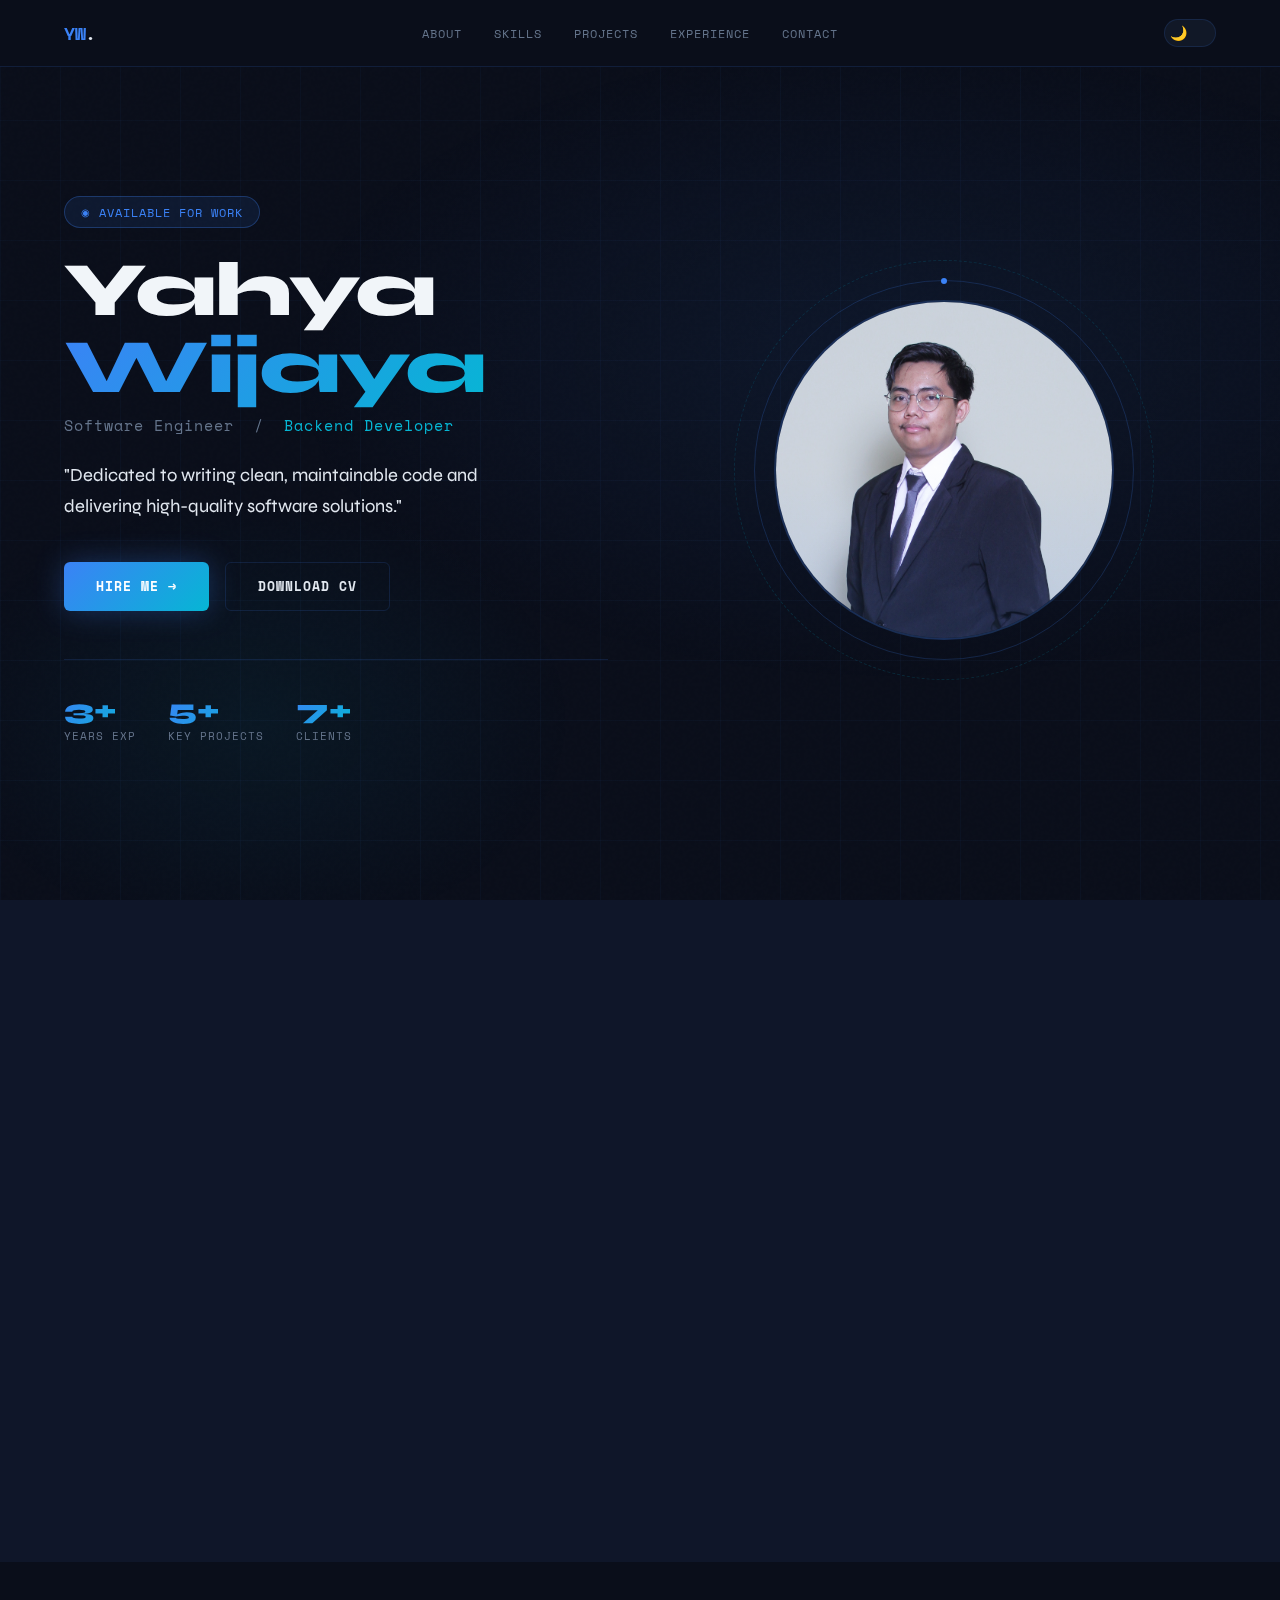
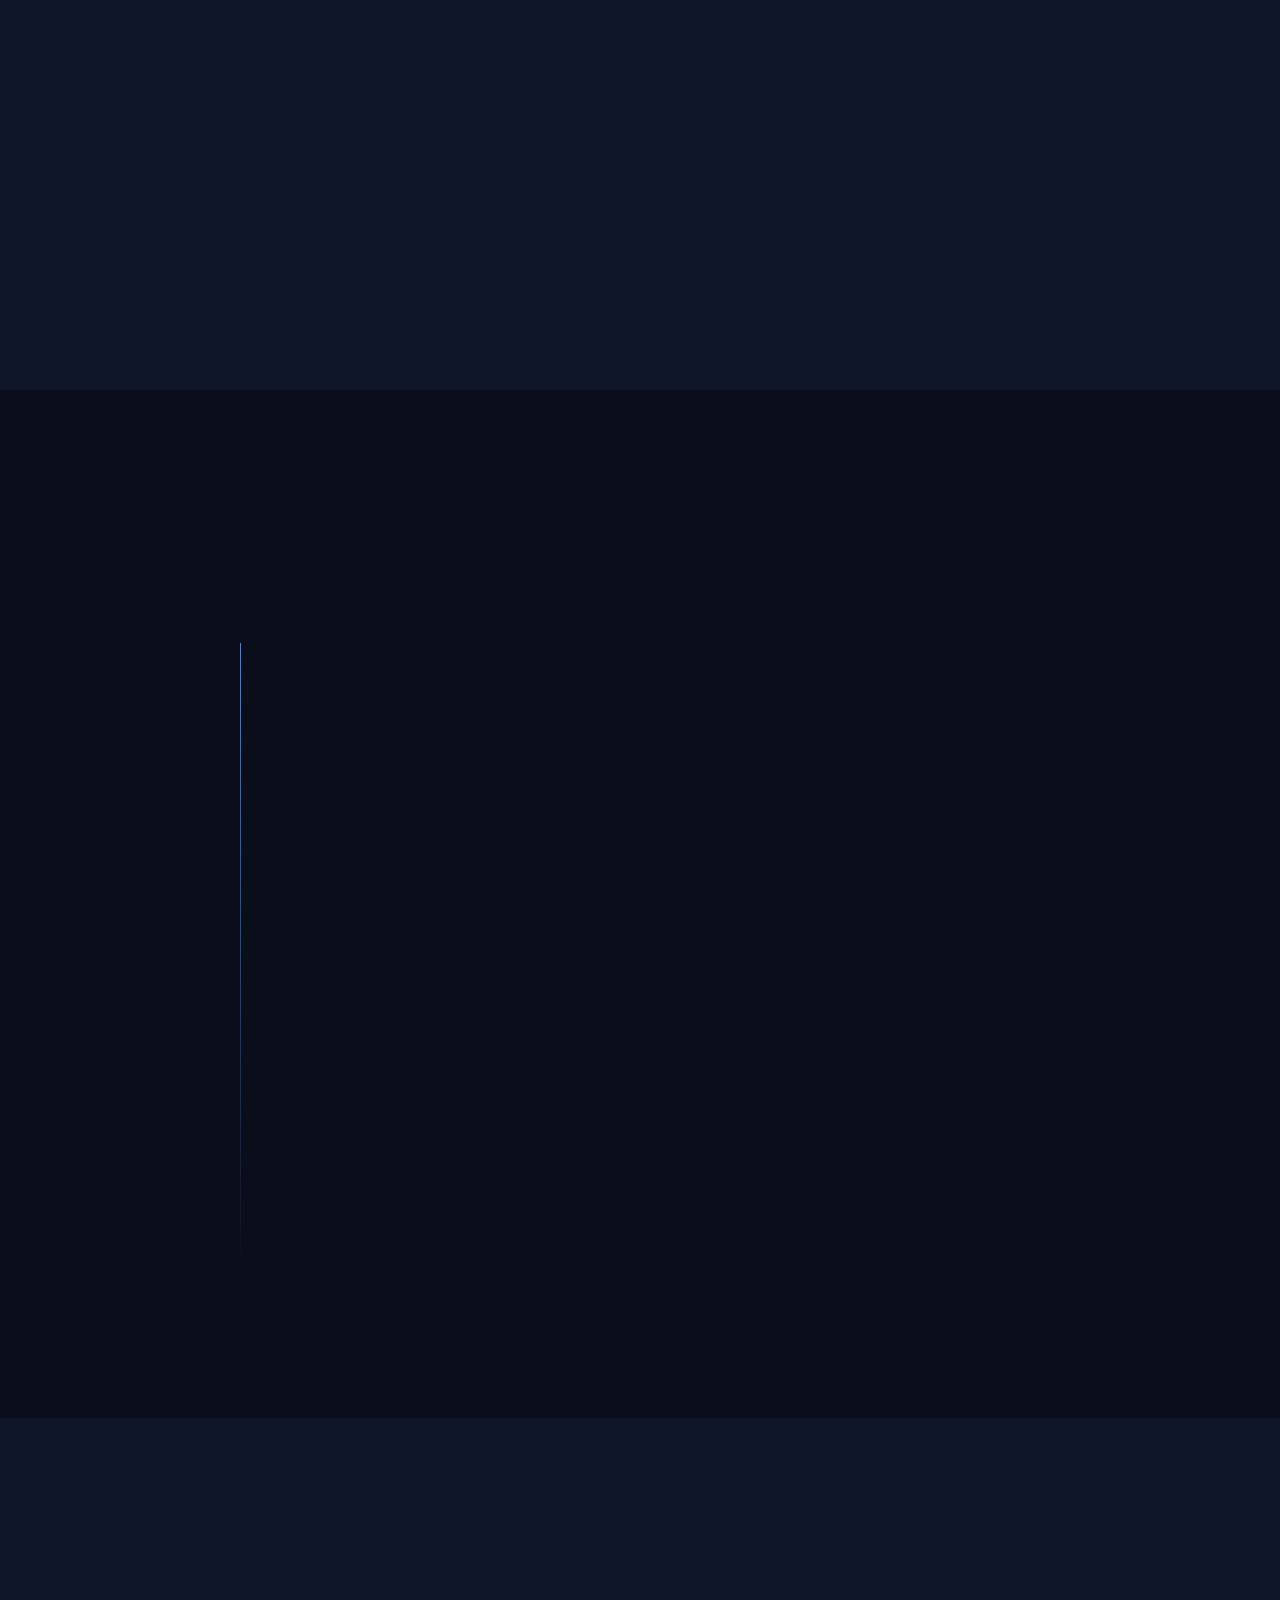
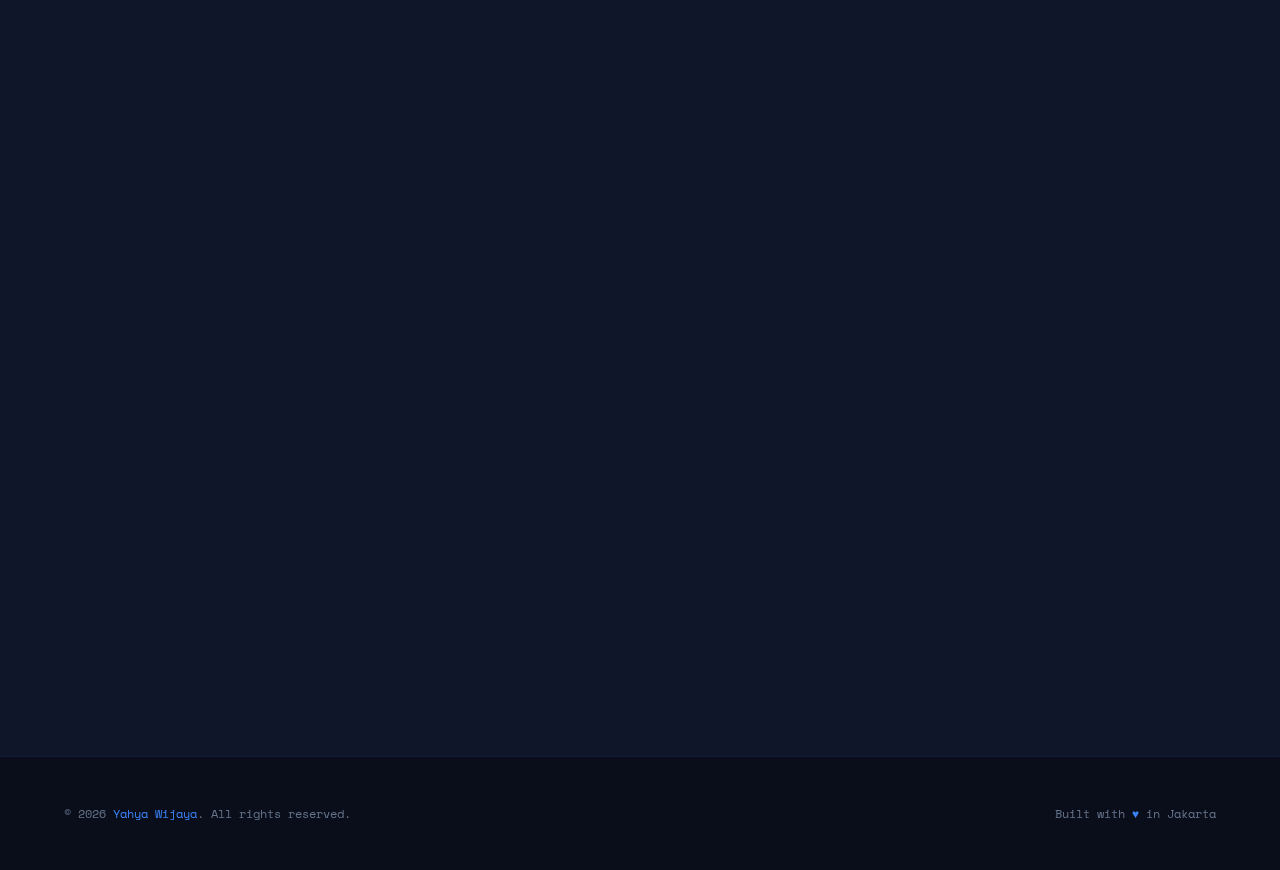
<file: index-original.html>
<!DOCTYPE html>
<html lang="en" data-theme="dark">
<head>
  <meta charset="UTF-8" />
  <meta name="viewport" content="width=device-width, initial-scale=1.0" />
  <meta name="description" content="Yahya Wijaya — Software Engineer & Backend Developer based in Jakarta, Indonesia. Specializing in Java Spring Boot, Golang, and building scalable enterprise systems." />
  <meta name="keywords" content="Yahya Wijaya, Software Engineer, Backend Developer, Java Spring Boot, Golang, Portofolio, Jakarta, Indonesia" />
  <meta name="author" content="Yahya Wijaya" />
  <meta property="og:type" content="website" />
  <meta property="og:url" content="https://yahyawijaya.com/" />
  <meta property="og:title" content="Yahya Wijaya — Software Engineer" />
  <meta property="og:description" content="Dedicated to writing clean, maintainable code and delivering high-quality software solutions." />
  <meta property="og:image" content="https://yahyawijaya.com/asset/foto.jpg" />
  <meta property="twitter:card" content="summary_large_image" />
  <meta property="twitter:url" content="https://yahyawijaya.com/" />
  <meta property="twitter:title" content="Yahya Wijaya — Software Engineer" />
  <meta property="twitter:description" content="Dedicated to writing clean, maintainable code and delivering high-quality software solutions." />
  <meta property="twitter:image" content="https://yahyawijaya.com/asset/foto.jpg" />
  <script type="application/ld+json">
    {
      "@context": "https://schema.org",
      "@type": "Person",
      "name": "Yahya Wijaya",
      "url": "https://yahyawijaya.com/",
      "image": "https://yahyawijaya.com/asset/foto.jpg",
      "jobTitle": "Software Engineer",
      "description": "Software Engineer & Backend Developer based in Jakarta, Indonesia.",
      "sameAs": [
        "https://www.linkedin.com/in/yahyawijaya082",
        "https://github.com/yahyahouse"
      ]
    }
  </script>
  <title>Yahya Wijaya — Software Engineer</title>
  <link href="https://fonts.googleapis.com/css2?family=Space+Mono:wght@400;700&family=Syne:wght@400;600;700;800&display=swap" rel="stylesheet" />
  <style>
    :root {
      --accent: #3B82F6;
      --accent2: #06B6D4;
      --bg: #0a0e1a;
      --bg2: #0f1629;
      --bg3: #131c35;
      --card: #111827;
      --border: rgba(59,130,246,0.15);
      --text: #e2e8f0;
      --muted: #64748b;
      --heading: #f1f5f9;
      --glow: rgba(59,130,246,0.25);
    }
    [data-theme="light"] {
      --bg: #f0f4ff;
      --bg2: #e8eeff;
      --bg3: #dce6ff;
      --card: #ffffff;
      --border: rgba(59,130,246,0.2);
      --text: #1e293b;
      --muted: #64748b;
      --heading: #0f172a;
      --glow: rgba(59,130,246,0.12);
    }

    *, *::before, *::after { box-sizing: border-box; margin: 0; padding: 0; }
    html { scroll-behavior: smooth; font-size: 16px; }
    body {
      font-family: 'Syne', sans-serif;
      background: var(--bg);
      color: var(--text);
      transition: background 0.4s, color 0.4s;
      overflow-x: hidden;
    }
    ::-webkit-scrollbar { width: 4px; }
    ::-webkit-scrollbar-track { background: var(--bg); }
    ::-webkit-scrollbar-thumb { background: var(--accent); border-radius: 2px; }
    body::before {
      content: '';
      position: fixed; inset: 0;
      background-image: url("data:image/svg+xml,%3Csvg viewBox='0 0 256 256' xmlns='http://www.w3.org/2000/svg'%3E%3Cfilter id='noise'%3E%3CfeTurbulence type='fractalNoise' baseFrequency='0.9' numOctaves='4' stitchTiles='stitch'/%3E%3C/filter%3E%3Crect width='100%25' height='100%25' filter='url(%23noise)' opacity='0.03'/%3E%3C/svg%3E");
      pointer-events: none;
      z-index: 0;
      opacity: 0.4;
    }

    nav {
      position: fixed; top: 0; left: 0; right: 0;
      z-index: 100;
      display: flex; align-items: center; justify-content: space-between;
      padding: 1.2rem 5%;
      background: rgba(10,14,26,0.85);
      backdrop-filter: blur(20px);
      border-bottom: 1px solid var(--border);
      transition: background 0.4s;
    }
    [data-theme="light"] nav { background: rgba(240,244,255,0.88); }
    .nav-logo { font-family: 'Space Mono', monospace; font-weight: 700; font-size: 1.1rem; color: var(--accent); letter-spacing: -0.5px; }
    .nav-logo span { color: var(--text); }
    .nav-links { display: flex; gap: 2rem; list-style: none; }
    .nav-links a { font-family: 'Space Mono', monospace; font-size: 0.78rem; color: var(--muted); text-decoration: none; letter-spacing: 1px; text-transform: uppercase; transition: color 0.3s; position: relative; }
    .nav-links a::after { content: ''; position: absolute; bottom: -4px; left: 0; width: 0; height: 1px; background: var(--accent); transition: width 0.3s; }
    .nav-links a:hover, .nav-links a.active { color: var(--accent); }
    .nav-links a:hover::after, .nav-links a.active::after { width: 100%; }
    .nav-right { display: flex; align-items: center; gap: 1rem; }
    .theme-toggle { background: var(--card); border: 1px solid var(--border); border-radius: 50px; cursor: pointer; width: 52px; height: 28px; position: relative; transition: all 0.3s; }
    .theme-toggle::before { content: '🌙'; position: absolute; top: 50%; left: 5px; transform: translateY(-50%); font-size: 14px; transition: all 0.3s; }
    [data-theme="light"] .theme-toggle::before { content: '☀️'; left: 28px; }
    .hamburger { display: none; flex-direction: column; gap: 5px; cursor: pointer; background: none; border: none; }
    .hamburger span { width: 24px; height: 2px; background: var(--text); border-radius: 2px; transition: all 0.3s; display: block; }

    #hero { min-height: 100vh; display: flex; align-items: center; padding: 120px 5% 80px; position: relative; overflow: hidden; }
    .hero-bg { position: absolute; inset: 0; background: radial-gradient(ellipse 80% 60% at 70% 40%, rgba(59,130,246,0.08) 0%, transparent 60%), radial-gradient(ellipse 50% 50% at 20% 80%, rgba(6,182,212,0.06) 0%, transparent 50%); }
    .hero-grid { position: absolute; inset: 0; background-image: linear-gradient(rgba(59,130,246,0.04) 1px, transparent 1px), linear-gradient(90deg, rgba(59,130,246,0.04) 1px, transparent 1px); background-size: 60px 60px; }
    .hero-content { position: relative; z-index: 1; display: grid; grid-template-columns: 1fr 1fr; gap: 4rem; align-items: center; max-width: 1200px; margin: 0 auto; width: 100%; }
    .hero-badge { display: inline-flex; align-items: center; gap: 0.5rem; background: rgba(59,130,246,0.1); border: 1px solid rgba(59,130,246,0.3); border-radius: 50px; padding: 0.4rem 1rem; font-family: 'Space Mono', monospace; font-size: 0.72rem; color: var(--accent); letter-spacing: 1px; text-transform: uppercase; margin-bottom: 1.5rem; }
    .hero-badge::before { content: '◉'; font-size: 0.6rem; animation: pulse 2s infinite; }
    @keyframes pulse { 0%, 100% { opacity: 1; } 50% { opacity: 0.3; } }
    .hero-name { font-size: clamp(3rem, 6vw, 5.5rem); font-weight: 800; line-height: 1; color: var(--heading); letter-spacing: -2px; margin-bottom: 0.5rem; }
    .hero-name .accent-text { background: linear-gradient(135deg, var(--accent), var(--accent2)); -webkit-background-clip: text; -webkit-text-fill-color: transparent; background-clip: text; }
    .hero-role { font-family: 'Space Mono', monospace; font-size: 0.95rem; color: var(--muted); margin-bottom: 1.5rem; letter-spacing: 1px; }
    .hero-role span { color: var(--accent2); }
    .hero-tagline { font-size: 1.15rem; color: var(--text); line-height: 1.7; max-width: 480px; margin-bottom: 2.5rem; opacity: 0.85; }
    .hero-cta { display: flex; gap: 1rem; flex-wrap: wrap; }
    .btn { display: inline-flex; align-items: center; gap: 0.5rem; padding: 0.85rem 2rem; border-radius: 6px; font-family: 'Space Mono', monospace; font-size: 0.8rem; font-weight: 700; letter-spacing: 1px; text-transform: uppercase; text-decoration: none; cursor: pointer; border: none; transition: all 0.3s; }
    .btn-primary { background: linear-gradient(135deg, var(--accent), var(--accent2)); color: #fff; box-shadow: 0 0 30px rgba(59,130,246,0.3); }
    .btn-primary:hover { transform: translateY(-2px); box-shadow: 0 0 40px rgba(59,130,246,0.5); }
    .btn-outline { background: transparent; color: var(--text); border: 1px solid var(--border); }
    .btn-outline:hover { border-color: var(--accent); color: var(--accent); transform: translateY(-2px); }
    .hero-visual { display: flex; justify-content: center; align-items: center; position: relative; }
    .avatar-container { position: relative; width: 340px; height: 340px; }
    .avatar-ring { position: absolute; inset: -20px; border-radius: 50%; border: 1px solid rgba(59,130,246,0.2); animation: spin 20s linear infinite; }
    .avatar-ring::before { content: ''; position: absolute; top: -3px; left: 50%; width: 6px; height: 6px; background: var(--accent); border-radius: 50%; transform: translateX(-50%); }
    .avatar-ring2 { position: absolute; inset: -40px; border-radius: 50%; border: 1px dashed rgba(6,182,212,0.15); animation: spin 30s linear infinite reverse; }
    @keyframes spin { from { transform: rotate(0deg); } to { transform: rotate(360deg); } }
    .avatar-img { width: 100%; height: 100%; border-radius: 50%; object-fit: cover; background: linear-gradient(135deg, var(--bg3), var(--card)); border: 2px solid rgba(59,130,246,0.2); display: flex; align-items: center; justify-content: center; font-size: 6rem; position: relative; overflow: hidden; }
    .avatar-img::after { content: ''; position: absolute; inset: 0; background: linear-gradient(180deg, transparent 50%, rgba(59,130,246,0.1)); }
    .hero-stats { display: flex; gap: 2rem; margin-top: 3rem; padding-top: 2rem; border-top: 1px solid var(--border); }
    .stat-num { font-size: 1.8rem; font-weight: 800; color: var(--heading); background: linear-gradient(135deg, var(--accent), var(--accent2)); -webkit-background-clip: text; -webkit-text-fill-color: transparent; background-clip: text; }
    .stat-label { font-family: 'Space Mono', monospace; font-size: 0.7rem; color: var(--muted); letter-spacing: 1px; text-transform: uppercase; }

    section { padding: 100px 5%; position: relative; z-index: 1; }
    .section-label { font-family: 'Space Mono', monospace; font-size: 0.72rem; color: var(--accent); letter-spacing: 3px; text-transform: uppercase; margin-bottom: 0.75rem; }
    .section-title { font-size: clamp(2rem, 4vw, 3rem); font-weight: 800; color: var(--heading); letter-spacing: -1px; line-height: 1.1; margin-bottom: 1rem; }
    .section-desc { color: var(--muted); font-size: 1rem; line-height: 1.7; max-width: 560px; }
    .section-header { margin-bottom: 4rem; }

    #about { background: var(--bg2); }
    .about-grid { display: grid; grid-template-columns: 1fr 1.2fr; gap: 5rem; align-items: center; max-width: 1100px; margin: 0 auto; }
    .about-card { background: var(--card); border: 1px solid var(--border); border-radius: 16px; padding: 2.5rem; position: relative; overflow: hidden; }
    .about-card::before { content: ''; position: absolute; top: 0; left: 0; right: 0; height: 3px; background: linear-gradient(90deg, var(--accent), var(--accent2)); }
    .about-text h3 { font-size: 1.8rem; font-weight: 800; color: var(--heading); margin-bottom: 1rem; }
    .about-text p { color: var(--text); line-height: 1.8; margin-bottom: 1.2rem; opacity: 0.85; }
    .about-info { display: flex; flex-direction: column; gap: 0.75rem; margin-top: 1.5rem; }
    .info-row { display: flex; align-items: center; gap: 1rem; font-family: 'Space Mono', monospace; font-size: 0.82rem; }
    .info-label { color: var(--muted); width: 80px; flex-shrink: 0; }
    .info-val { color: var(--text); }
    .info-val a { color: var(--accent); text-decoration: none; }
    .info-val a:hover { text-decoration: underline; }

    .skills-container { max-width: 1100px; margin: 0 auto; }
    .skill-group { margin-bottom: 3rem; }
    .skill-group-title { font-family: 'Space Mono', monospace; font-size: 0.75rem; color: var(--accent2); letter-spacing: 2px; text-transform: uppercase; margin-bottom: 1rem; padding-bottom: 0.5rem; border-bottom: 1px solid var(--border); }
    .skills-grid { display: flex; flex-wrap: wrap; gap: 0.75rem; }
    .skill-badge { display: flex; align-items: center; gap: 0.5rem; background: var(--card); border: 1px solid var(--border); border-radius: 8px; padding: 0.65rem 1.2rem; font-family: 'Space Mono', monospace; font-size: 0.8rem; color: var(--text); transition: all 0.3s; cursor: default; }
    .skill-badge:hover { border-color: var(--accent); color: var(--accent); background: rgba(59,130,246,0.05); transform: translateY(-2px); box-shadow: 0 4px 20px rgba(59,130,246,0.1); }

    #projects { background: var(--bg2); }
    .projects-grid { display: grid; grid-template-columns: repeat(auto-fit, minmax(320px, 1fr)); gap: 2rem; max-width: 1100px; margin: 0 auto; }
    .project-card { background: var(--card); border: 1px solid var(--border); border-radius: 16px; padding: 2rem; transition: all 0.4s; position: relative; overflow: hidden; cursor: pointer; }
    .project-card::before { content: ''; position: absolute; top: 0; left: 0; right: 0; height: 3px; background: linear-gradient(90deg, var(--accent), var(--accent2)); transform: scaleX(0); transform-origin: left; transition: transform 0.4s; }
    .project-card:hover { border-color: rgba(59,130,246,0.4); transform: translateY(-4px); box-shadow: 0 20px 50px rgba(0,0,0,0.3); }
    .project-card:hover::before { transform: scaleX(1); }
    .project-icon { width: 52px; height: 52px; background: linear-gradient(135deg, rgba(59,130,246,0.15), rgba(6,182,212,0.15)); border: 1px solid rgba(59,130,246,0.2); border-radius: 12px; display: flex; align-items: center; justify-content: center; font-size: 1.5rem; margin-bottom: 1.5rem; }
    .project-name { font-size: 1.2rem; font-weight: 700; color: var(--heading); margin-bottom: 0.4rem; }
    .project-client { font-family: 'Space Mono', monospace; font-size: 0.72rem; color: var(--accent); letter-spacing: 1px; margin-bottom: 1rem; }
    .project-desc { color: var(--muted); font-size: 0.9rem; line-height: 1.7; margin-bottom: 1.5rem; }
    .project-tags { display: flex; flex-wrap: wrap; gap: 0.4rem; margin-bottom: 1.5rem; }
    .tag { background: rgba(59,130,246,0.08); border: 1px solid rgba(59,130,246,0.2); border-radius: 4px; padding: 0.25rem 0.7rem; font-family: 'Space Mono', monospace; font-size: 0.68rem; color: var(--accent2); letter-spacing: 0.5px; }

    .timeline { max-width: 800px; margin: 0 auto; position: relative; }
    .timeline::before { content: ''; position: absolute; left: 0; top: 8px; bottom: 0; width: 1px; background: linear-gradient(180deg, var(--accent), transparent); }
    .timeline-item { padding-left: 2.5rem; margin-bottom: 3rem; position: relative; }
    .timeline-item::before { content: ''; position: absolute; left: -5px; top: 8px; width: 10px; height: 10px; background: var(--accent); border-radius: 50%; box-shadow: 0 0 0 4px rgba(59,130,246,0.15); }
    .timeline-period { font-family: 'Space Mono', monospace; font-size: 0.72rem; color: var(--accent); letter-spacing: 1px; margin-bottom: 0.5rem; }
    .timeline-role { font-size: 1.15rem; font-weight: 700; color: var(--heading); margin-bottom: 0.25rem; }
    .timeline-company { font-family: 'Space Mono', monospace; font-size: 0.82rem; color: var(--accent2); margin-bottom: 0.75rem; }
    .timeline-desc { color: var(--muted); font-size: 0.9rem; line-height: 1.7; }
    .timeline-desc li { margin-bottom: 0.4rem; padding-left: 1rem; position: relative; }
    .timeline-desc li::before { content: '→'; position: absolute; left: 0; color: var(--accent); font-size: 0.75rem; }

    #contact { background: var(--bg2); }
    .contact-wrapper { max-width: 900px; margin: 0 auto; display: grid; grid-template-columns: 1fr 1.5fr; gap: 4rem; align-items: start; }
    .contact-info h3 { font-size: 1.4rem; font-weight: 700; color: var(--heading); margin-bottom: 1rem; }
    .contact-info p { color: var(--muted); line-height: 1.7; margin-bottom: 2rem; font-size: 0.9rem; }
    .contact-links { display: flex; flex-direction: column; gap: 1rem; }
    .contact-link { display: flex; align-items: center; gap: 1rem; color: var(--text); text-decoration: none; font-family: 'Space Mono', monospace; font-size: 0.82rem; transition: color 0.3s; }
    .contact-link:hover { color: var(--accent); }
    .contact-link-icon { width: 38px; height: 38px; background: var(--card); border: 1px solid var(--border); border-radius: 8px; display: flex; align-items: center; justify-content: center; font-size: 1rem; transition: all 0.3s; flex-shrink: 0; }
    .contact-link:hover .contact-link-icon { border-color: var(--accent); background: rgba(59,130,246,0.08); }
    .contact-form { background: var(--card); border: 1px solid var(--border); border-radius: 16px; padding: 2.5rem; }
    .form-group { margin-bottom: 1.5rem; }
    .form-label { display: block; font-family: 'Space Mono', monospace; font-size: 0.72rem; color: var(--muted); letter-spacing: 1px; text-transform: uppercase; margin-bottom: 0.5rem; }
    .form-input, .form-textarea { width: 100%; background: var(--bg); border: 1px solid var(--border); border-radius: 8px; padding: 0.85rem 1rem; color: var(--text); font-family: 'Syne', sans-serif; font-size: 0.9rem; transition: border-color 0.3s, box-shadow 0.3s; outline: none; resize: none; }
    .form-input:focus, .form-textarea:focus { border-color: var(--accent); box-shadow: 0 0 0 3px rgba(59,130,246,0.1); }
    .form-textarea { height: 130px; }
    .form-submit { width: 100%; background: linear-gradient(135deg, var(--accent), var(--accent2)); color: #fff; border: none; border-radius: 8px; padding: 1rem; font-family: 'Space Mono', monospace; font-size: 0.82rem; font-weight: 700; letter-spacing: 1px; text-transform: uppercase; cursor: pointer; transition: all 0.3s; box-shadow: 0 0 20px rgba(59,130,246,0.2); }
    .form-submit:hover { transform: translateY(-2px); box-shadow: 0 0 30px rgba(59,130,246,0.4); }

    footer { padding: 3rem 5%; border-top: 1px solid var(--border); display: flex; align-items: center; justify-content: space-between; position: relative; z-index: 1; }
    .footer-copy { font-family: 'Space Mono', monospace; font-size: 0.75rem; color: var(--muted); }
    .footer-copy span { color: var(--accent); }

    .fade-in { opacity: 0; transform: translateY(24px); transition: opacity 0.7s ease, transform 0.7s ease; }
    .fade-in.visible { opacity: 1; transform: translateY(0); }
    .fade-in-delay-1 { transition-delay: 0.1s; }
    .fade-in-delay-2 { transition-delay: 0.2s; }
    .fade-in-delay-3 { transition-delay: 0.3s; }
    .fade-in-delay-4 { transition-delay: 0.4s; }

    .mobile-menu { display: none; position: fixed; inset: 0; z-index: 99; background: var(--bg); padding: 100px 5% 5%; flex-direction: column; gap: 1.5rem; }
    .mobile-menu.open { display: flex; }
    .mobile-menu a { font-family: 'Space Mono', monospace; font-size: 1.2rem; color: var(--text); text-decoration: none; letter-spacing: 1px; text-transform: uppercase; border-bottom: 1px solid var(--border); padding-bottom: 1rem; transition: color 0.3s; }
    .mobile-menu a:hover { color: var(--accent); }

    /* ── PLAYGROUND ── */
    #playground {
      background: var(--bg);
      display: flex;
      flex-direction: column;
      align-items: center;
    }

    .game-wrapper {
      width: 100%;
      max-width: 520px;
    }

    /* HUD */
    .game-hud {
      display: flex;
      justify-content: space-between;
      align-items: center;
      margin-bottom: 0.75rem;
      padding: 0.6rem 1.2rem;
      background: var(--card);
      border: 1px solid var(--border);
      border-radius: 8px;
      font-family: 'Space Mono', monospace;
      font-size: 0.78rem;
    }
    .hud-item { display: flex; gap: 0.5rem; align-items: center; }
    .hud-label { color: var(--muted); text-transform: uppercase; letter-spacing: 1px; }
    .hud-value { color: var(--accent); font-weight: 700; font-size: 1rem; min-width: 2.5ch; text-align: right; }
    .hud-level { color: var(--accent2) !important; }

    /* CANVAS FRAME */
    .canvas-frame {
      position: relative;
      border: 1px solid var(--border);
      border-radius: 12px;
      overflow: hidden;
      background: #070c18;
      box-shadow:
              0 0 0 1px rgba(59,130,246,0.08),
              0 0 40px rgba(59,130,246,0.08),
              inset 0 0 60px rgba(0,0,0,0.6);
    }
    #gameCanvas {
      display: block;
      width: 100%;
      height: auto;
      image-rendering: pixelated;
    }

    /* OVERLAY */
    .game-overlay {
      position: absolute; inset: 0;
      display: flex; align-items: center; justify-content: center;
      background: rgba(7,12,24,0.88);
      backdrop-filter: blur(6px);
      z-index: 10;
      transition: opacity 0.25s;
    }
    .game-overlay.hidden { opacity: 0; pointer-events: none; }
    .overlay-box { text-align: center; padding: 2.5rem 2rem; max-width: 300px; }
    .overlay-icon { font-size: 2.8rem; margin-bottom: 0.75rem; display: block; }
    .overlay-title { font-size: 1.4rem; font-weight: 800; color: var(--heading); margin-bottom: 0.5rem; }
    .overlay-sub { font-family: 'Space Mono', monospace; font-size: 0.75rem; color: var(--muted); line-height: 1.7; margin-bottom: 1.75rem; letter-spacing: 0.5px; }
    .overlay-sub .hl { color: var(--accent2); }

    /* CONTROLS */
    .game-controls { margin-top: 1rem; display: flex; flex-direction: column; align-items: center; gap: 0.35rem; }
    .ctrl-row { display: flex; gap: 0.35rem; }
    .ctrl-btn {
      width: 48px; height: 48px;
      background: var(--card);
      border: 1px solid var(--border);
      border-radius: 8px;
      color: var(--text);
      font-size: 1.1rem;
      cursor: pointer;
      transition: all 0.12s;
      display: flex; align-items: center; justify-content: center;
      user-select: none;
      -webkit-tap-highlight-color: transparent;
      touch-action: manipulation;
    }
    .ctrl-btn:active, .ctrl-btn.pressed {
      background: rgba(59,130,246,0.15);
      border-color: var(--accent);
      color: var(--accent);
      transform: scale(0.91);
    }

    @media (max-width: 900px) {
      .hero-content { grid-template-columns: 1fr; text-align: center; }
      .hero-visual { display: none; }
      .hero-cta { justify-content: center; }
      .hero-stats { justify-content: center; }
      .about-grid { grid-template-columns: 1fr; gap: 2rem; }
      .contact-wrapper { grid-template-columns: 1fr; }
      .nav-links { display: none; }
      .hamburger { display: flex; }
      footer { flex-direction: column; gap: 1rem; text-align: center; }
    }
    @media (max-width: 600px) {
      section { padding: 70px 5%; }
      .projects-grid { grid-template-columns: 1fr; }
      .hero-name { font-size: 2.8rem; }
    }
  </style>
</head>
<body>

<nav>
  <div class="nav-logo">YW<span>.</span></div>
  <ul class="nav-links">
    <li><a href="#about">About</a></li>
    <li><a href="#skills">Skills</a></li>
    <li><a href="#projects">Projects</a></li>
    <li><a href="#experience">Experience</a></li>
    <li><a href="#contact">Contact</a></li>
  </ul>
  <div class="nav-right">
    <button class="theme-toggle" id="themeToggle" title="Toggle theme"></button>
    <button class="hamburger" id="hamburger" title="Menu">
      <span></span><span></span><span></span>
    </button>
  </div>
</nav>

<div class="mobile-menu" id="mobileMenu">
  <a href="#about" onclick="closeMobileMenu()">About</a>
  <a href="#skills" onclick="closeMobileMenu()">Skills</a>
  <a href="#projects" onclick="closeMobileMenu()">Projects</a>
  <a href="#experience" onclick="closeMobileMenu()">Experience</a>
  <a href="#contact" onclick="closeMobileMenu()">Contact</a>
</div>

<section id="hero">
  <div class="hero-bg"></div>
  <div class="hero-grid"></div>
  <div class="hero-content">
    <div class="hero-text">
      <div class="hero-badge fade-in">Available for work</div>
      <h1 class="hero-name fade-in fade-in-delay-1">Yahya<br><span class="accent-text">Wijaya</span></h1>
      <p class="hero-role fade-in fade-in-delay-2">Software Engineer&nbsp; / &nbsp;<span>Backend Developer</span></p>
      <p class="hero-tagline fade-in fade-in-delay-3">"Dedicated to writing clean, maintainable code and delivering high-quality software solutions."</p>
      <div class="hero-cta fade-in fade-in-delay-4">
        <a href="#contact" class="btn btn-primary">Hire Me →</a>
        <a href="asset/Yahya-Wijaya-CV-2026.pdf" class="btn btn-outline" download>Download CV</a>
      </div>
      <div class="hero-stats fade-in fade-in-delay-4">
        <div class="stat"><div class="stat-num">3+</div><div class="stat-label">Years Exp</div></div>
        <div class="stat"><div class="stat-num">5+</div><div class="stat-label">Key Projects</div></div>
        <div class="stat"><div class="stat-num">7+</div><div class="stat-label">Clients</div></div>
      </div>
    </div>
    <div class="hero-visual">
      <div class="avatar-container">
        <div class="avatar-ring"></div>
        <div class="avatar-ring2"></div>
        <div class="avatar-img">
          <img src="asset/foto.jpg" alt="Yahya Wijaya" style="width:100%;height:100%;object-fit:cover;object-position:top;">
        </div>
      </div>
    </div>
  </div>
</section>

<section id="about">
  <div class="about-grid">
    <div class="fade-in">
      <div class="section-label">01 — About Me</div>
      <h2 class="section-title">Backend Architect & Problem Solver.</h2>
      <p class="section-desc">I have experience working on mission-critical applications where precision and reliability are key. Driven by the challenge of optimizing backend processes and ensuring seamless data integration.</p>
    </div>
    <div class="about-card fade-in fade-in-delay-2">
      <div class="about-text">
        <h3>Hey, I'm Yahya 👋</h3>
        <p>I'm a Back-End Developer dedicated to writing clean, maintainable code. I specialize in Java Spring Boot and have a strong background in building enterprise-grade solutions.</p>
        <p>Currently working as a Junior Consultant at PT PHINCON, I've had the opportunity to work with major clients like Telkomsel, BNI, and BCA, focusing on API development, system enhancement, and performance optimization.</p>
        <div class="about-info">
          <div class="info-row"><span class="info-label">Location</span><span class="info-val">Jakarta, Indonesia</span></div>
          <div class="info-row"><span class="info-label">Email</span><span class="info-val"><a href="mailto:yahyawijaya082@gmail.com">yahyawijaya082@gmail.com</a></span></div>
          <div class="info-row"><span class="info-label">LinkedIn</span><span class="info-val"><a href="https://www.linkedin.com/in/yahyawijaya082" target="_blank">Yahya Wijaya</a></span></div>
        </div>
      </div>
    </div>
  </div>
</section>

<section id="skills">
  <div class="skills-container">
    <div class="section-header fade-in">
      <div class="section-label">02 — Skills</div>
      <h2 class="section-title">Tech Proficiency</h2>
    </div>
    <div class="skill-group fade-in">
      <div class="skill-group-title">Programming Languages</div>
      <div class="skills-grid">
        <div class="skill-badge"><span>☕</span> Java</div>
        <div class="skill-badge"><span>🐹</span> Golang</div>
        <div class="skill-badge"><span>🟦</span> TypeScript</div>
        <div class="skill-badge"><span>🐘</span> PHP</div>
      </div>
    </div>
    <div class="skill-group fade-in fade-in-delay-1">
      <div class="skill-group-title">Frameworks & Technologies</div>
      <div class="skills-grid">
        <div class="skill-badge"><span>🌱</span> Spring Boot</div>
        <div class="skill-badge"><span>🌀</span> Zend Framework</div>
        <div class="skill-badge"><span>⚙️</span> TIBCO BusinessWorks</div>
        <div class="skill-badge"><span>⚡</span> TIBCO BusinessEvent</div>
      </div>
    </div>
    <div class="skill-group fade-in fade-in-delay-2">
      <div class="skill-group-title">Database</div>
      <div class="skills-grid">
        <div class="skill-badge"><span>🐘</span> PostgreSQL</div>
        <div class="skill-badge"><span>🐬</span> MySQL</div>
        <div class="skill-badge"><span>🔴</span> Redis</div>
        <div class="skill-badge"><span>🅾️</span> Oracle</div>
        <div class="skill-badge"><span>📊</span> SQL</div>
      </div>
    </div>
    <div class="skill-group fade-in fade-in-delay-3">
      <div class="skill-group-title">Tools & Others</div>
      <div class="skills-grid">
        <div class="skill-badge"><span>🐙</span> Git</div>
        <div class="skill-badge"><span>📬</span> Postman</div>
        <div class="skill-badge"><span>📖</span> Swagger</div>
        <div class="skill-badge"><span>📋</span> Trello</div>
        <div class="skill-badge"><span>🔌</span> TIBCO EMS</div>
      </div>
    </div>
  </div>
</section>

<section id="projects">
  <div class="section-header fade-in" style="max-width:1100px;margin:0 auto 4rem;">
    <div class="section-label">03 — Projects</div>
    <h2 class="section-title">Key Contributions</h2>
  </div>
  <div class="projects-grid">
    <div class="project-card fade-in">
      <div class="project-icon">📡</div>
      <div class="project-name">Notification System</div>
      <div class="project-client">Telkomsel</div>
      <p class="project-desc">API Services Enablement to support BAU business and Notification System. Developing and enhancing backend services to ensure seamless operational continuity.</p>
      <div class="project-tags"><span class="tag">Java</span><span class="tag">Golang</span><span class="tag">Microservices</span></div>
    </div>
    <div class="project-card fade-in fade-in-delay-1">
      <div class="project-icon">🏛️</div>
      <div class="project-name">TIBCO License Renewal</div>
      <div class="project-client">BPS — Badan Pusat Statistik</div>
      <p class="project-desc">Upgrading TIBCO products to the latest version. Creating documentation for TIBCO Enterprise Administrator and guiding installation.</p>
      <div class="project-tags"><span class="tag">TIBCO</span><span class="tag">Enterprise Admin</span></div>
    </div>
    <div class="project-card fade-in fade-in-delay-2">
      <div class="project-icon">🏦</div>
      <div class="project-name">Siebel Data View</div>
      <div class="project-client">BNI — Bank Negara Indonesia</div>
      <p class="project-desc">Developing custom enterprise application for BNI's Pengadaan division. Building REST APIs and database views using Oracle.</p>
      <div class="project-tags"><span class="tag">TypeScript</span><span class="tag">Oracle</span><span class="tag">REST API</span></div>
    </div>
    <div class="project-card fade-in">
      <div class="project-icon">🏢</div>
      <div class="project-name">L2 Local Support</div>
      <div class="project-client">Smartfren</div>
      <p class="project-desc">Handling issues and reproducing TIBCO BusinessWorks 5 cases. Creating documentation and log rotation for archiving purposes.</p>
      <div class="project-tags"><span class="tag">TIBCO BW5</span><span class="tag">L2 Support</span></div>
    </div>
    <div class="project-card fade-in fade-in-delay-1">
      <div class="project-icon">🛡️</div>
      <div class="project-name">POC Fraud Engine</div>
      <div class="project-client">BCA — Bank Central Asia</div>
      <p class="project-desc">Reproducing and fixing issues in the Fraud Engine using TIBCO BusinessEvent and BusinessWorks.</p>
      <div class="project-tags"><span class="tag">TIBCO BE</span><span class="tag">Fraud Engine</span></div>
    </div>
  </div>
</section>

<section id="experience">
  <div class="section-header fade-in" style="max-width:800px;margin:0 auto 4rem;">
    <div class="section-label">04 — Experience</div>
    <h2 class="section-title">Work History</h2>
  </div>
  <div class="timeline">
    <div class="timeline-item fade-in">
      <div class="timeline-period">Feb 2023 — Present</div>
      <div class="timeline-role">Junior Consultant</div>
      <div class="timeline-company">PT PHINCON — Jakarta, Indonesia</div>
      <ul class="timeline-desc">
        <li>Design, develop, and maintain high-performance backend services for enterprise-scale clients.</li>
        <li>Engineer and optimize secure RESTful APIs to facilitate seamless data exchange.</li>
        <li>Refine backend logic and database queries to improve application response times.</li>
        <li>Collaborate within cross-functional teams across the full SDLC.</li>
      </ul>
    </div>
    <div class="timeline-item fade-in fade-in-delay-1">
      <div class="timeline-period">Dec 2023 — Jan 2024</div>
      <div class="timeline-role">Backend Developer Trainee</div>
      <div class="timeline-company">PT PHINCON — Jakarta, Indonesia</div>
      <ul class="timeline-desc">
        <li>Implemented enterprise-grade integration flows using TIBCO BusinessWorks and EMS.</li>
        <li>Built and documented RESTful APIs using Spring Boot and Spring Rest Docs.</li>
        <li>Implemented core security protocols and web services using Spring Security.</li>
      </ul>
    </div>
    <div class="timeline-item fade-in fade-in-delay-2">
      <div class="timeline-period">Aug 2022 — Dec 2022</div>
      <div class="timeline-role">Back End Programmer</div>
      <div class="timeline-company">Setjen DPR RI — Jakarta, Indonesia</div>
      <ul class="timeline-desc">
        <li>Contributed to the development of internal web applications using PHP and Zend Framework.</li>
        <li>Analyzed and designed database schemas to support new application features.</li>
        <li>Implemented version control (Git) best practices within the team.</li>
      </ul>
    </div>
  </div>
</section>

<section id="soft-skills" style="background: var(--bg2);">
  <div class="skills-container">
    <div class="section-header fade-in">
      <div class="section-label">05 — Personal</div>
      <h2 class="section-title">Soft Skills</h2>
    </div>
    <div class="skills-grid fade-in">
      <div class="skill-badge">💡 Problem-Solving</div>
      <div class="skill-badge">🧠 Critical Thinking</div>
      <div class="skill-badge">🗣️ Communication</div>
      <div class="skill-badge">👥 Collaboration</div>
      <div class="skill-badge">📈 Adaptability</div>
      <div class="skill-badge">🎯 Attention to Detail</div>
      <div class="skill-badge">⏳ Time Management</div>
      <div class="skill-badge">💪 Resilience</div>
    </div>
  </div>
</section>

<!-- PLAYGROUND — FIXED -->
<section id="playground">
  <div class="section-header fade-in" style="text-align:center;max-width:800px;margin:0 auto 3rem;width:100%;">
    <div class="section-label">06 — Playground</div>
    <h2 class="section-title">Bug Hunter Challenge</h2>
    <p class="section-desc" style="margin:0 auto;">
      Take a break — catch 🐛 bugs before they crash the codebase.
      Use arrow keys / WASD or the on-screen controls.
    </p>
  </div>

  <div class="game-wrapper fade-in fade-in-delay-1">
    <!-- HUD -->
    <div class="game-hud">
      <div class="hud-item">
        <span class="hud-label">Score</span>
        <span class="hud-value" id="gsScore">0</span>
      </div>
      <div class="hud-item">
        <span class="hud-label">Best</span>
        <span class="hud-value" id="gsHigh">0</span>
      </div>
      <div class="hud-item">
        <span class="hud-label">Speed</span>
        <span class="hud-value hud-level" id="gsLevel">1</span>
      </div>
    </div>

    <!-- CANVAS -->
    <div class="canvas-frame">
      <canvas id="gameCanvas" width="480" height="480"></canvas>
      <div class="game-overlay" id="gameOverlay">
        <div class="overlay-box">
          <span class="overlay-icon">🐛</span>
          <div class="overlay-title" id="overlayTitle">Bug Hunter</div>
          <p class="overlay-sub" id="overlaySub">
            Guide the developer to catch bugs.<br>
            Every <span class="hl">10 bugs</span> = speed up!<br>
            Don't hit the wall or yourself.
          </p>
          <button id="startBtn" class="btn btn-primary">Start Hunting →</button>
        </div>
      </div>
    </div>

    <!-- D-PAD -->
    <div class="game-controls">
      <div class="ctrl-row">
        <button class="ctrl-btn" id="btnUp" aria-label="Up">↑</button>
      </div>
      <div class="ctrl-row">
        <button class="ctrl-btn" id="btnLeft" aria-label="Left">←</button>
        <button class="ctrl-btn" id="btnDown" aria-label="Down">↓</button>
        <button class="ctrl-btn" id="btnRight" aria-label="Right">→</button>
      </div>
    </div>
  </div>
</section>

<section id="contact">
  <div class="section-header fade-in" style="text-align:center;max-width:600px;margin:0 auto 4rem;">
    <div class="section-label">07 — Contact</div>
    <h2 class="section-title">Let's Work Together</h2>
    <p class="section-desc" style="margin:0 auto;">Have a project in mind or want to discuss an opportunity? Drop me a message.</p>
  </div>
  <div class="contact-wrapper">
    <div class="contact-info fade-in">
      <h3>Get in touch</h3>
      <p>I'm always open to discussing new projects, creative ideas, or opportunities to be part of your team.</p>
      <div class="contact-links">
        <a href="mailto:yahyawijaya082@gmail.com" class="contact-link">
          <div class="contact-link-icon">✉️</div>yahyawijaya082@gmail.com
        </a>
        <a href="https://www.linkedin.com/in/yahyawijaya082" target="_blank" class="contact-link">
          <div class="contact-link-icon">💼</div>linkedin.com/in/yahyawijaya082
        </a>
        <a href="#" class="contact-link">
          <div class="contact-link-icon">📍</div>Jakarta, Indonesia
        </a>
      </div>
    </div>
    <div class="contact-form fade-in fade-in-delay-2">
      <div class="form-group">
        <label class="form-label">Name</label>
        <input type="text" class="form-input" placeholder="Your name" />
      </div>
      <div class="form-group">
        <label class="form-label">Email</label>
        <input type="email" class="form-input" placeholder="your@email.com" />
      </div>
      <div class="form-group">
        <label class="form-label">Message</label>
        <textarea class="form-textarea" placeholder="Tell me about your project..."></textarea>
      </div>
      <button class="form-submit" onclick="handleSubmit()">Send Message →</button>
    </div>
  </div>
</section>

<footer>
  <div class="footer-copy">© 2026 <span>Yahya Wijaya</span>. All rights reserved.</div>
  <div class="footer-copy">Built with <span>♥</span> in Jakarta</div>
</footer>

<script>
  /* ══════════════════════════════════════
     BUG HUNTER — SNAKE GAME (FIXED)
     ══════════════════════════════════════ */
  (function () {
    const COLS         = 20;
    const ROWS         = 20;
    const BASE_SPEED   = 145;   // ms/tick (slowest)
    const MIN_SPEED    = 60;    // ms/tick (fastest)
    const SPEED_STEP   = 8;     // ms reduction per level
    const BUGS_PER_LVL = 10;

    const canvas    = document.getElementById('gameCanvas');
    const ctx       = canvas.getContext('2d');
    const overlay   = document.getElementById('gameOverlay');
    const startBtn  = document.getElementById('startBtn');
    const elScore   = document.getElementById('gsScore');
    const elHigh    = document.getElementById('gsHigh');
    const elLevel   = document.getElementById('gsLevel');
    const elTitle   = document.getElementById('overlayTitle');
    const elSub     = document.getElementById('overlaySub');

    let snake, dir, nextDir, food, particles;
    let score, bugsTotal, level, highScore;
    let rafId = null, lastTick = 0, running = false;

    highScore = parseInt(localStorage.getItem('bhHigh') || '0');
    elHigh.textContent = highScore;

    const CW = () => canvas.width  / COLS;
    const CH = () => canvas.height / ROWS;

    /* ── INIT ── */
    function initGame() {
      snake     = [{ x:10,y:10 },{ x:9,y:10 },{ x:8,y:10 }];
      dir       = { x:1, y:0 };
      nextDir   = { x:1, y:0 };
      particles = [];
      score = bugsTotal = 0;
      level = 1;
      elScore.textContent = 0;
      elLevel.textContent = 1;
      placeFood();
    }

    function placeFood() {
      let p;
      do { p = { x: Math.floor(Math.random()*COLS), y: Math.floor(Math.random()*ROWS) }; }
      while (snake.some(s => s.x===p.x && s.y===p.y));
      food = p;
    }

    /* ── LOOP (requestAnimationFrame + timestamp delta) ── */
    function loop(ts) {
      if (!running) return;
      rafId = requestAnimationFrame(loop);
      const interval = Math.max(MIN_SPEED, BASE_SPEED - (level-1)*SPEED_STEP);
      if (ts - lastTick < interval) return;
      lastTick = ts;
      tick();
    }

    function tick() {
      dir = { ...nextDir };
      const head = { x: snake[0].x + dir.x, y: snake[0].y + dir.y };

      if (head.x < 0 || head.x >= COLS || head.y < 0 || head.y >= ROWS) return endGame();
      if (snake.some(s => s.x===head.x && s.y===head.y))                  return endGame();

      snake.unshift(head);
      if (head.x===food.x && head.y===food.y) {
        score     += level * 10;
        bugsTotal += 1;
        elScore.textContent = score;
        spawnParticles(food.x, food.y);
        placeFood();
        if (bugsTotal % BUGS_PER_LVL === 0) elLevel.textContent = ++level;
      } else {
        snake.pop();
      }
      updateParticles();
      draw();
    }

    /* ── PARTICLES ── */
    function spawnParticles(cx, cy) {
      const cw=CW(), ch=CH();
      for (let i=0;i<9;i++) particles.push({
        x:(cx+.5)*cw, y:(cy+.5)*ch,
        vx:(Math.random()-.5)*cw*.7,
        vy:(Math.random()-.5)*ch*.7,
        life:1, r:Math.random()*3+1.5
      });
    }
    function updateParticles() {
      particles = particles
              .map(p=>({...p,x:p.x+p.vx,y:p.y+p.vy,life:p.life-.07}))
              .filter(p=>p.life>0);
    }

    /* ── DRAW ── */
    function draw() {
      const cw=CW(), ch=CH(), W=canvas.width, H=canvas.height;

      ctx.fillStyle='#070c18';
      ctx.fillRect(0,0,W,H);

      /* grid */
      ctx.strokeStyle='rgba(59,130,246,0.045)';
      ctx.lineWidth=1;
      for(let c=0;c<=COLS;c++){ctx.beginPath();ctx.moveTo(c*cw,0);ctx.lineTo(c*cw,H);ctx.stroke();}
      for(let r=0;r<=ROWS;r++){ctx.beginPath();ctx.moveTo(0,r*ch);ctx.lineTo(W,r*ch);ctx.stroke();}

      drawFood(cw,ch);

      /* particles */
      particles.forEach(p=>{
        ctx.globalAlpha=p.life;
        ctx.fillStyle='#06B6D4';
        ctx.beginPath(); ctx.arc(p.x,p.y,p.r,0,Math.PI*2); ctx.fill();
      });
      ctx.globalAlpha=1;

      drawSnake(cw,ch);
    }

    function drawFood(cw,ch){
      const fx=(food.x+.5)*cw, fy=(food.y+.5)*ch, r=Math.min(cw,ch)*.38;
      const g=ctx.createRadialGradient(fx,fy,0,fx,fy,r*2.4);
      g.addColorStop(0,'rgba(239,68,68,0.35)'); g.addColorStop(1,'rgba(239,68,68,0)');
      ctx.fillStyle=g;
      ctx.beginPath(); ctx.arc(fx,fy,r*2.4,0,Math.PI*2); ctx.fill();
      ctx.font=`${Math.floor(r*1.7)}px serif`;
      ctx.textAlign='center'; ctx.textBaseline='middle';
      ctx.fillText('🐛',fx,fy);
    }

    function drawSnake(cw,ch){
      const pad=Math.max(1,Math.min(cw,ch)*.1);
      snake.forEach((seg,i)=>{
        ctx.shadowBlur  = i===0 ? 14 : 0;
        ctx.shadowColor = '#3B82F6';
        const t=i/Math.max(snake.length-1,1);
        const rgb=lerpRGB([59,130,246],[6,70,160],t);
        ctx.fillStyle=`rgb(${rgb})`;
        rRect(ctx, seg.x*cw+pad, seg.y*ch+pad, cw-pad*2, ch-pad*2, 4);
        ctx.fill();
      });
      ctx.shadowBlur=0;
      drawEyes(cw,ch);
    }

    function drawEyes(cw,ch){
      const h=snake[0], r=Math.min(cw,ch)*.1;
      const cx=(h.x+.5)*cw, cy=(h.y+.5)*ch;
      const perp={x:-dir.y,y:dir.x};
      [1,-1].forEach(s=>{
        const ex=cx+dir.x*cw*.18+perp.x*cw*.18*s;
        const ey=cy+dir.y*ch*.18+perp.y*ch*.18*s;
        ctx.fillStyle='#fff'; ctx.beginPath(); ctx.arc(ex,ey,r,0,Math.PI*2); ctx.fill();
        ctx.fillStyle='#070c18'; ctx.beginPath(); ctx.arc(ex+dir.x*r*.35,ey+dir.y*r*.35,r*.5,0,Math.PI*2); ctx.fill();
      });
    }

    /* ── HELPERS ── */
    function lerpRGB(a,b,t){ return a.map((v,i)=>Math.round(v+(b[i]-v)*t)).join(','); }
    function rRect(c,x,y,w,h,r){
      c.beginPath();
      c.moveTo(x+r,y); c.lineTo(x+w-r,y); c.quadraticCurveTo(x+w,y,x+w,y+r);
      c.lineTo(x+w,y+h-r); c.quadraticCurveTo(x+w,y+h,x+w-r,y+h);
      c.lineTo(x+r,y+h); c.quadraticCurveTo(x,y+h,x,y+h-r);
      c.lineTo(x,y+r); c.quadraticCurveTo(x,y,x+r,y); c.closePath();
    }

    /* ── START / END ── */
    function startGame(){
      initGame();
      overlay.classList.add('hidden');
      running=true; lastTick=0;
      cancelAnimationFrame(rafId);
      rafId=requestAnimationFrame(loop);
      draw();
    }

    function endGame(){
      running=false; cancelAnimationFrame(rafId);
      if(score>highScore){ highScore=score; localStorage.setItem('bhHigh',highScore); elHigh.textContent=highScore; }
      elTitle.textContent   = '💥 System Crash!';
      elSub.innerHTML       = `You squashed <span class="hl">${bugsTotal} bug${bugsTotal!==1?'s':''}</span><br>Score: <span class="hl">${score}</span> · Level ${level}`;
      startBtn.textContent  = 'Reboot System →';
      overlay.classList.remove('hidden');
    }

    startBtn.addEventListener('click', startGame);

    /* ── KEYBOARD ── */
    const KEYS={ArrowUp:{x:0,y:-1},ArrowDown:{x:0,y:1},ArrowLeft:{x:-1,y:0},ArrowRight:{x:1,y:0},w:{x:0,y:-1},s:{x:0,y:1},a:{x:-1,y:0},d:{x:1,y:0}};
    window.addEventListener('keydown', e=>{
      const d=KEYS[e.key]; if(!d) return;
      if(e.key.startsWith('Arrow')) e.preventDefault();
      if(!running) return;
      if(d.x===-dir.x && d.y===-dir.y) return;
      nextDir=d;
    });

    /* ── D-PAD ── */
    function addBtn(id,dx,dy){
      const btn=document.getElementById(id); if(!btn) return;
      const go=e=>{ e.preventDefault(); if(!running) return; if(dx===-dir.x&&dy===-dir.y) return; nextDir={x:dx,y:dy}; btn.classList.add('pressed'); };
      const up=()=>btn.classList.remove('pressed');
      btn.addEventListener('pointerdown',go);
      btn.addEventListener('pointerup',up);
      btn.addEventListener('pointercancel',up);
      btn.addEventListener('pointerleave',up);
    }
    addBtn('btnUp',0,-1); addBtn('btnDown',0,1); addBtn('btnLeft',-1,0); addBtn('btnRight',1,0);

    /* ── IDLE FRAME ── */
    (function(){
      const cw=CW(),ch=CH();
      ctx.fillStyle='#070c18'; ctx.fillRect(0,0,canvas.width,canvas.height);
      ctx.strokeStyle='rgba(59,130,246,0.045)'; ctx.lineWidth=1;
      for(let c=0;c<=COLS;c++){ctx.beginPath();ctx.moveTo(c*cw,0);ctx.lineTo(c*cw,canvas.height);ctx.stroke();}
      for(let r=0;r<=ROWS;r++){ctx.beginPath();ctx.moveTo(0,r*ch);ctx.lineTo(canvas.width,r*ch);ctx.stroke();}
      [{x:10,y:10},{x:9,y:10},{x:8,y:10}].forEach((s,i)=>{
        ctx.fillStyle=i===0?'#3B82F6':'#1d4ed8';
        rRect(ctx,s.x*cw+2,s.y*ch+2,cw-4,ch-4,4); ctx.fill();
      });
      ctx.font=`${Math.floor(ch*.7)}px serif`; ctx.textAlign='center'; ctx.textBaseline='middle';
      ctx.fillText('🐛',15.5*cw,10.5*ch);
    })();

  })();

  /* ══════════════════════════════════════
     THEME / NAV / SCROLL / FORM
     ══════════════════════════════════════ */
  const html   = document.documentElement;
  const toggle = document.getElementById('themeToggle');
  html.setAttribute('data-theme', localStorage.getItem('theme') || 'dark');
  toggle.addEventListener('click', () => {
    const next = html.getAttribute('data-theme') === 'dark' ? 'light' : 'dark';
    html.setAttribute('data-theme', next);
    localStorage.setItem('theme', next);
  });

  const hamburger  = document.getElementById('hamburger');
  const mobileMenu = document.getElementById('mobileMenu');
  hamburger.addEventListener('click', () => mobileMenu.classList.toggle('open'));
  function closeMobileMenu(){ mobileMenu.classList.remove('open'); }

  const observer = new IntersectionObserver(entries => {
    entries.forEach(e => { if(e.isIntersecting) e.target.classList.add('visible'); });
  }, { threshold: 0.1 });
  document.querySelectorAll('.fade-in').forEach(el => observer.observe(el));
  document.querySelectorAll('#hero .fade-in').forEach(el => setTimeout(()=>el.classList.add('visible'),100));

  const sections = document.querySelectorAll('section[id]');
  const navLinks = document.querySelectorAll('.nav-links a');
  const navObs   = new IntersectionObserver(entries => {
    entries.forEach(e => {
      if(e.isIntersecting){
        navLinks.forEach(a=>a.classList.remove('active'));
        const a=document.querySelector(`.nav-links a[href="#${e.target.id}"]`);
        if(a) a.classList.add('active');
      }
    });
  }, { threshold: 0.4 });
  sections.forEach(s=>navObs.observe(s));

  function handleSubmit(){
    const btn=document.querySelector('.form-submit');
    btn.textContent='✓ Message Sent!';
    btn.style.background='linear-gradient(135deg,#10b981,#059669)';
    setTimeout(()=>{ btn.textContent='Send Message →'; btn.style.background=''; },3000);
  }
</script>
</body>
</html>
</file>
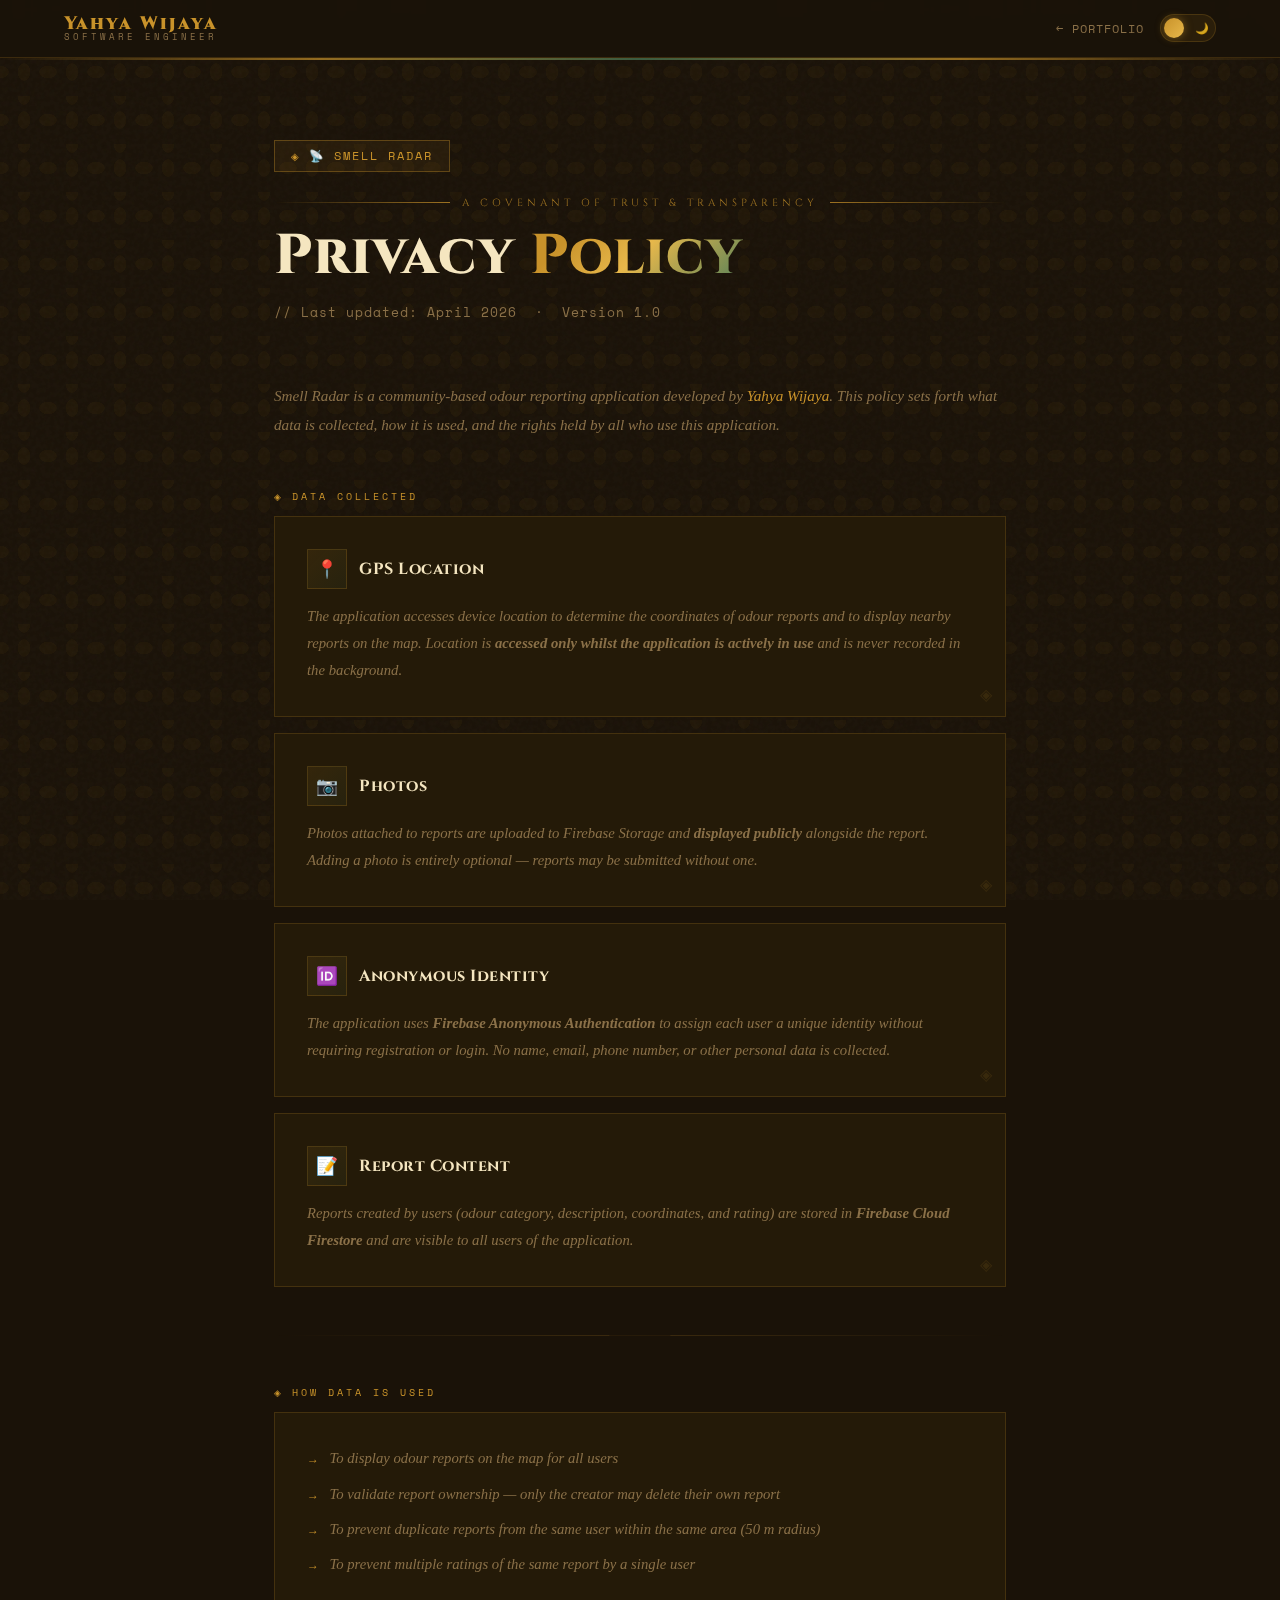
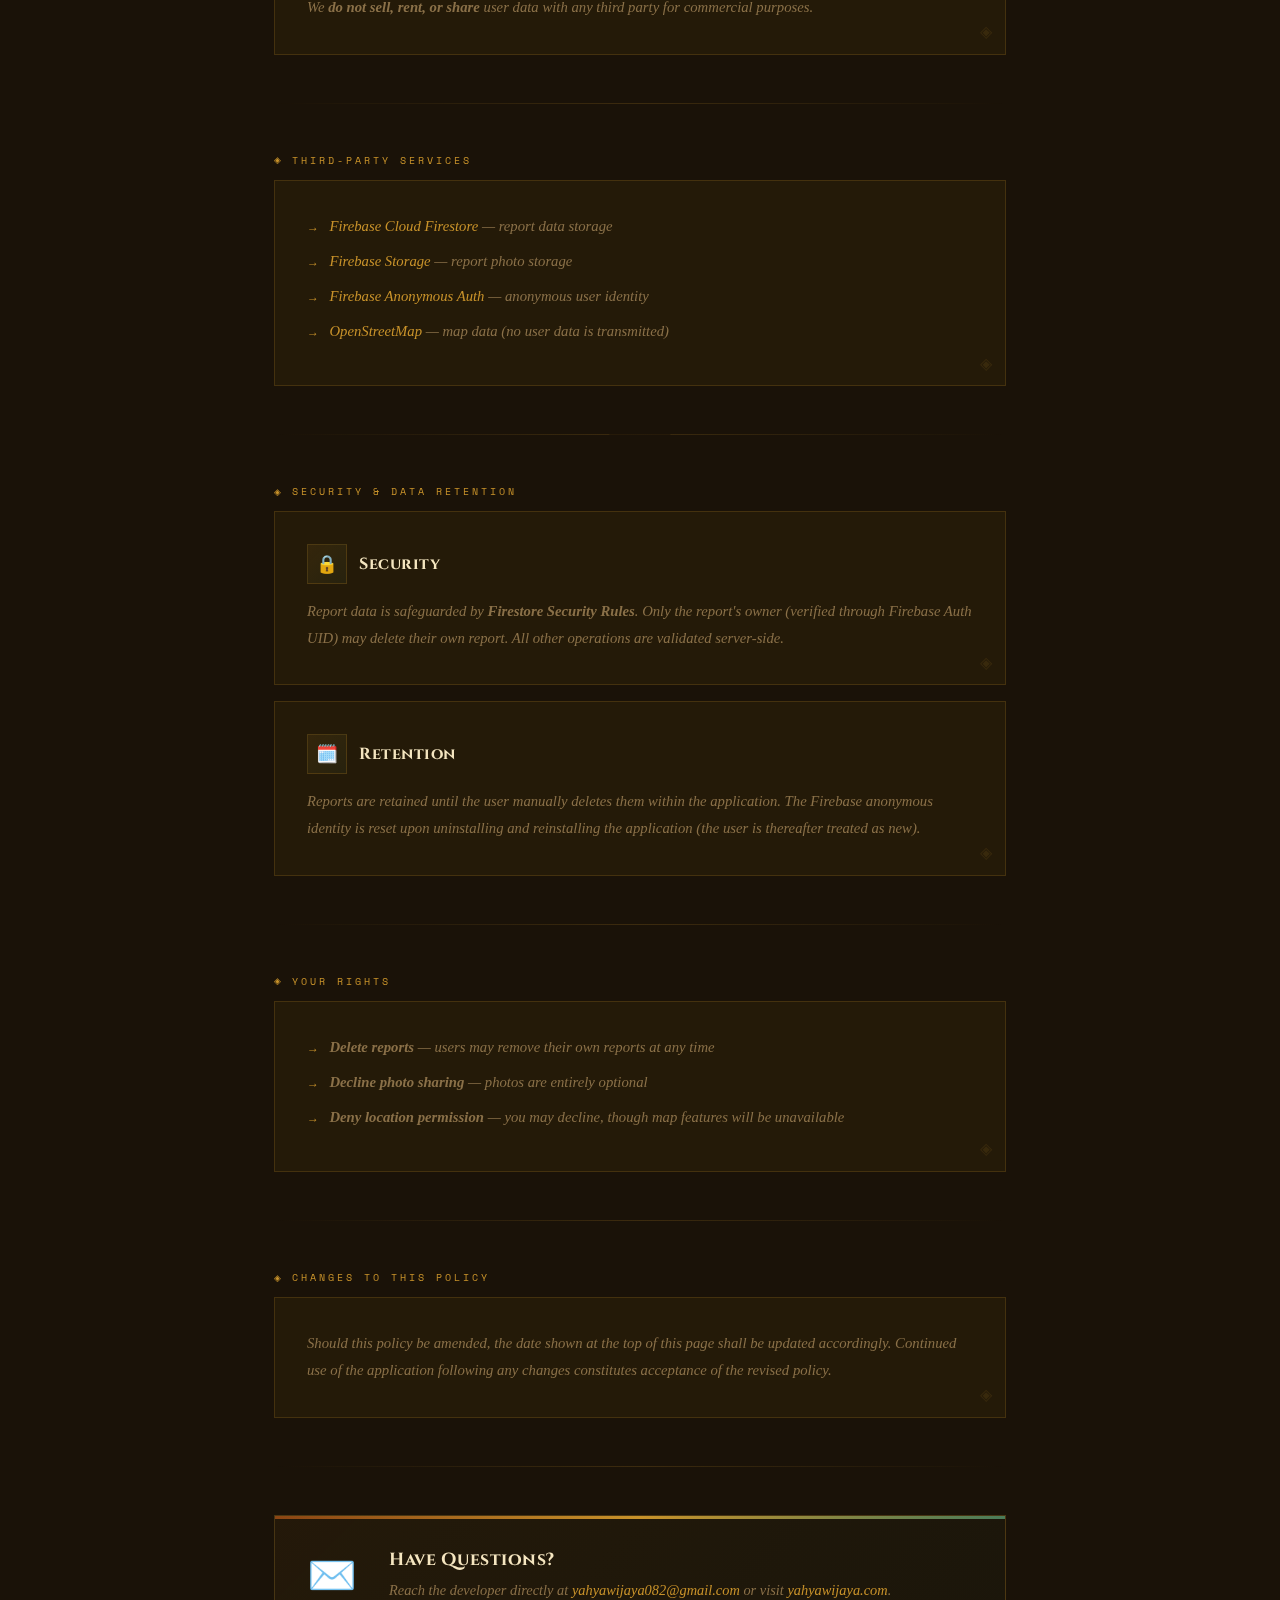
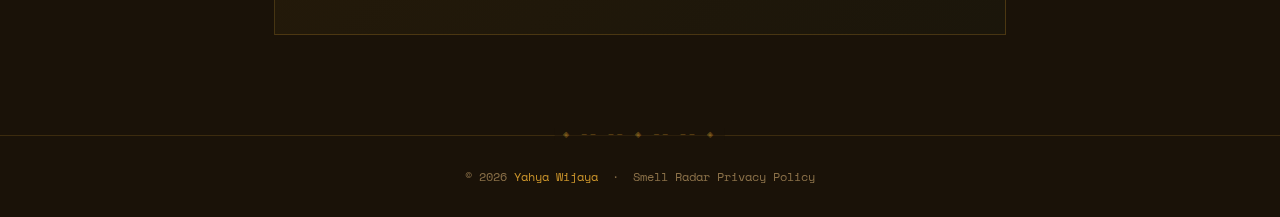
<file: privacy-policy.html>
<!DOCTYPE html>
<html lang="en" data-theme="dark">
<head>
  <meta charset="UTF-8" />
  <meta name="viewport" content="width=device-width, initial-scale=1.0" />
  <meta name="description" content="Privacy Policy for the Smell Radar application — developed by Yahya Wijaya." />
  <meta name="author" content="Yahya Wijaya" />
  <meta name="robots" content="index, follow" />
  <meta property="og:type" content="website" />
  <meta property="og:url" content="https://yahyawijaya.com/privacy-policy" />
  <meta property="og:title" content="Privacy Policy — Smell Radar" />
  <meta property="og:description" content="Privacy Policy for the Smell Radar application by Yahya Wijaya." />
  <title>Privacy Policy — Smell Radar | Yahya Wijaya</title>
  <link href="https://fonts.googleapis.com/css2?family=Cinzel:wght@400;600;700;900&family=IM+Fell+English:ital@0;1&family=Space+Mono:wght@400;700&display=swap" rel="stylesheet" />
  <style>
    /* ══════════════════════════════════════════════════════
       TEMA JAWA — KERATON STYLE
       Sogan brown + Gold + Moss green + Parchment cream
       Inspired by: batik kawung, parang, wayang kulit
    ══════════════════════════════════════════════════════ */
    :root {
      --accent:   #C8922A;
      --accent2:  #8B4513;
      --accent3:  #4A7C59;
      --bg:       #1A1208;
      --bg2:      #201608;
      --bg3:      #2A1E0A;
      --card:     #241A08;
      --card2:    #2E2210;
      --border:   rgba(200,146,42,0.2);
      --border2:  rgba(200,146,42,0.1);
      --text:     #E8D5A3;
      --muted:    #8A7048;
      --heading:  #F5E6C0;
      --glow:     rgba(200,146,42,0.25);
    }
    [data-theme="light"] {
      --accent:   #8B6914;
      --accent2:  #5C2E0A;
      --accent3:  #2D5C3A;
      --bg:       #F5EDD5;
      --bg2:      #EDE3C5;
      --bg3:      #E5D8B5;
      --card:     #FAF3DC;
      --card2:    #F0E8C8;
      --border:   rgba(139,105,20,0.25);
      --border2:  rgba(139,105,20,0.12);
      --text:     #2C1A06;
      --muted:    #7A5C28;
      --heading:  #180E02;
      --glow:     rgba(139,105,20,0.18);
    }

    *, *::before, *::after { box-sizing: border-box; margin: 0; padding: 0; }
    html { scroll-behavior: smooth; font-size: 16px; }
    body {
      font-family: 'IM Fell English', serif;
      background: var(--bg);
      color: var(--text);
      transition: background 0.4s, color 0.4s;
      overflow-x: hidden;
    }
    ::-webkit-scrollbar { width: 4px; }
    ::-webkit-scrollbar-track { background: var(--bg); }
    ::-webkit-scrollbar-thumb {
      background: linear-gradient(180deg, var(--accent), var(--accent2));
      border-radius: 0;
    }

    /* ══ BATIK KAWUNG BACKGROUND PATTERN ══ */
    body::after {
      content: '';
      position: fixed; inset: 0;
      pointer-events: none; z-index: 0;
      opacity: 0.045;
      background-image:
        radial-gradient(ellipse 10px 14px at 24px 24px, var(--accent) 60%, transparent 65%),
        radial-gradient(ellipse 10px 14px at 24px 0px,  var(--accent) 60%, transparent 65%),
        radial-gradient(ellipse 14px 10px at 0px 24px,  var(--accent) 60%, transparent 65%),
        radial-gradient(ellipse 14px 10px at 48px 24px, var(--accent) 60%, transparent 65%);
      background-size: 48px 48px;
    }

    /* ══ NOISE TEXTURE ══ */
    body::before {
      content: '';
      position: fixed; inset: 0;
      background-image: url("data:image/svg+xml,%3Csvg viewBox='0 0 256 256' xmlns='http://www.w3.org/2000/svg'%3E%3Cfilter id='n'%3E%3CfeTurbulence type='fractalNoise' baseFrequency='0.75' numOctaves='4' stitchTiles='stitch'/%3E%3C/filter%3E%3Crect width='100%25' height='100%25' filter='url(%23n)' opacity='0.06'/%3E%3C/svg%3E");
      pointer-events: none; z-index: 0; opacity: 0.5;
    }

    /* ══ NAV ══ */
    nav {
      position: fixed; top: 0; left: 0; right: 0;
      z-index: 100;
      display: flex; align-items: center; justify-content: space-between;
      padding: 0.9rem 5%;
      background: rgba(26,18,8,0.9);
      backdrop-filter: blur(20px);
      border-bottom: 1px solid var(--border);
      transition: background 0.4s;
    }
    [data-theme="light"] nav { background: rgba(245,237,213,0.92); }
    nav::after {
      content: '';
      position: absolute; bottom: -3px; left: 0; right: 0; height: 2px;
      background: linear-gradient(90deg, transparent, var(--accent), var(--accent3), var(--accent), transparent);
      opacity: 0.7;
    }
    .nav-logo {
      text-decoration: none;
      display: flex; flex-direction: column; line-height: 1;
    }
    .nav-logo-jv {
      font-family: 'Cinzel', serif;
      font-weight: 900; font-size: 1.15rem;
      color: var(--accent); letter-spacing: 2px;
    }
    .nav-logo-sub {
      font-family: 'Space Mono', monospace;
      font-size: 0.55rem; color: var(--muted);
      letter-spacing: 3px; text-transform: uppercase;
    }
    .nav-right { display: flex; align-items: center; gap: 1rem; }
    .back-btn {
      font-family: 'Space Mono', monospace;
      font-size: 0.72rem; letter-spacing: 1px; text-transform: uppercase;
      color: var(--muted); text-decoration: none;
      display: flex; align-items: center; gap: 0.4rem;
      transition: color 0.3s;
    }
    .back-btn:hover { color: var(--accent); }
    .theme-toggle {
      background: var(--bg3);
      border: 1px solid var(--border);
      border-radius: 50px;
      cursor: pointer;
      width: 56px; height: 28px;
      position: relative;
      transition: background 0.4s, border-color 0.4s, box-shadow 0.4s;
    }
    .theme-toggle:hover {
      border-color: var(--accent);
      box-shadow: 0 0 12px var(--glow);
    }
    .theme-toggle::before {
      content: '';
      position: absolute;
      top: 3px; left: 3px;
      width: 20px; height: 20px;
      border-radius: 50%;
      background: linear-gradient(135deg, var(--accent), #E8B84B);
      box-shadow: 0 0 8px rgba(200,146,42,0.5);
      transition: transform 0.4s cubic-bezier(0.34,1.56,0.64,1), background 0.4s, box-shadow 0.4s;
    }
    [data-theme="light"] .theme-toggle::before {
      transform: translateX(28px);
      background: linear-gradient(135deg, #E8B84B, var(--accent));
      box-shadow: 0 0 10px rgba(200,146,42,0.6);
    }
    .theme-toggle::after {
      content: '🌙';
      position: absolute;
      top: 50%; right: 6px;
      transform: translateY(-50%);
      font-size: 11px; line-height: 1;
      transition: opacity 0.3s, transform 0.4s;
      opacity: 0.8;
    }
    [data-theme="light"] .theme-toggle::after {
      content: '☀️';
      right: auto; left: 6px;
    }

    /* ══ HERO ══ */
    .page-hero {
      padding: 140px 5% 60px;
      position: relative; z-index: 1;
      max-width: 860px; margin: 0 auto;
    }
    .app-badge {
      display: inline-flex; align-items: center; gap: 0.5rem;
      background: rgba(200,146,42,0.08);
      border: 1px solid rgba(200,146,42,0.35);
      border-radius: 0; padding: 0.4rem 1rem;
      font-family: 'Space Mono', monospace; font-size: 0.72rem;
      color: var(--accent); letter-spacing: 2px; text-transform: uppercase;
      margin-bottom: 1.5rem;
    }
    .app-badge::before { content: '◈'; font-size: 0.6rem; animation: kedip 2.5s ease-in-out infinite; display: inline-block; }
    @keyframes kedip { 0%,100%{opacity:1;transform:scale(1)} 50%{opacity:0.3;transform:scale(0.85)} }

    /* Aksara deco line */
    .aksara-deco {
      font-family: 'Cinzel', serif;
      font-size: 0.65rem; color: var(--accent);
      letter-spacing: 4px; text-transform: uppercase;
      display: flex; align-items: center; gap: 0.75rem;
      margin-bottom: 1rem; opacity: 0.75;
    }
    .aksara-deco::before, .aksara-deco::after {
      content: ''; flex: 1; height: 1px;
      background: linear-gradient(90deg, transparent, var(--accent));
    }
    .aksara-deco::after { background: linear-gradient(90deg, var(--accent), transparent); }

    .page-title {
      font-family: 'Cinzel', serif;
      font-size: clamp(2rem, 5vw, 3.5rem);
      font-weight: 800; color: var(--heading);
      letter-spacing: 1px; line-height: 1.1;
      margin-bottom: 1rem;
    }
    .page-title .accent-text {
      background: linear-gradient(135deg, var(--accent) 20%, #E8B84B 50%, var(--accent3) 100%);
      -webkit-background-clip: text; -webkit-text-fill-color: transparent;
      background-clip: text;
    }
    .page-meta {
      font-family: 'Space Mono', monospace; font-size: 0.8rem;
      color: var(--muted); letter-spacing: 1px;
    }

    /* ══ CONTENT ══ */
    .content {
      max-width: 860px; margin: 0 auto;
      padding: 0 5% 100px;
      position: relative; z-index: 1;
    }
    .section-label {
      font-family: 'Space Mono', monospace; font-size: 0.65rem;
      color: var(--accent); letter-spacing: 3px; text-transform: uppercase;
      margin-bottom: 0.75rem; margin-top: 3rem;
      display: flex; align-items: center; gap: 0.5rem;
    }
    .section-label::before { content: '◈'; font-size: 0.55rem; }

    .card {
      background: var(--card); border: 1px solid var(--border);
      padding: 2rem;
      position: relative; overflow: hidden;
      margin-bottom: 1rem; transition: border-color 0.3s;
    }
    .card::before {
      content: ''; position: absolute;
      top: 0; left: 0; right: 0; height: 3px;
      background: linear-gradient(90deg, var(--accent2), var(--accent), var(--accent3));
      transform: scaleX(0); transform-origin: left; transition: transform 0.4s;
    }
    .card::after {
      content: '◈';
      position: absolute; bottom: 0.8rem; right: 0.8rem;
      font-size: 1rem; color: var(--accent); opacity: 0.12;
    }
    .card:hover { border-color: rgba(200,146,42,0.45); }
    .card:hover::before { transform: scaleX(1); }
    .card-header {
      display: flex; align-items: center; gap: 0.75rem;
      margin-bottom: 0.85rem;
    }
    .card-icon {
      width: 40px; height: 40px;
      background: linear-gradient(135deg, rgba(200,146,42,0.1), rgba(74,124,89,0.08));
      border: 1px solid rgba(200,146,42,0.2);
      display: flex; align-items: center; justify-content: center;
      font-size: 1.1rem; flex-shrink: 0;
    }
    .card-title {
      font-family: 'Cinzel', serif;
      font-size: 1rem; font-weight: 700; color: var(--heading); letter-spacing: 0.5px;
    }
    .card p {
      font-style: italic; color: var(--muted); font-size: 0.92rem; line-height: 1.85;
    }
    .card ul {
      color: var(--muted); font-size: 0.92rem; line-height: 1.85;
      padding-left: 0; list-style: none;
    }
    .card ul li {
      padding-left: 1.4rem; position: relative; margin-bottom: 0.5rem;
      font-style: italic;
    }
    .card ul li::before {
      content: '→'; position: absolute; left: 0;
      color: var(--accent); font-size: 0.75rem; top: 3px;
    }
    a { color: var(--accent); text-decoration: none; }
    a:hover { text-decoration: underline; }

    .divider {
      border: none;
      height: 1px;
      background: linear-gradient(90deg, transparent, var(--border), transparent);
      margin: 3rem 0;
      position: relative;
    }
    .divider::after {
      content: '◈ ── ◈';
      position: absolute; top: -0.55rem; left: 50%;
      transform: translateX(-50%);
      font-size: 0.5rem; color: var(--accent);
      background: var(--bg); padding: 0 0.5rem;
      letter-spacing: 3px; opacity: 0.6;
    }

    .contact-card {
      background: linear-gradient(135deg, rgba(200,146,42,0.06), rgba(74,124,89,0.04));
      border: 1px solid rgba(200,146,42,0.25);
      padding: 2rem;
      display: flex; align-items: center; gap: 2rem;
      flex-wrap: wrap; position: relative;
    }
    .contact-card::before {
      content: ''; position: absolute; top: 0; left: 0; right: 0; height: 3px;
      background: linear-gradient(90deg, var(--accent2), var(--accent), var(--accent3));
    }
    .contact-card-icon {
      font-size: 2.5rem; flex-shrink: 0;
    }
    .contact-card-body h3 {
      font-family: 'Cinzel', serif;
      font-size: 1.1rem; font-weight: 700;
      color: var(--heading); margin-bottom: 0.4rem; letter-spacing: 0.5px;
    }
    .contact-card-body p {
      font-style: italic; color: var(--muted); font-size: 0.9rem; line-height: 1.7;
    }

    footer {
      text-align: center; padding: 2rem 5%;
      font-family: 'Space Mono', monospace;
      font-size: 0.72rem; color: var(--muted);
      border-top: 1px solid var(--border);
      position: relative; z-index: 1;
    }
    footer::before {
      content: '◈ ── ── ◈ ── ── ◈';
      position: absolute; top: -0.5rem; left: 50%;
      transform: translateX(-50%);
      font-size: 0.5rem; color: var(--accent);
      background: var(--bg); padding: 0 0.5rem;
      letter-spacing: 4px; opacity: 0.5; white-space: nowrap;
    }
    footer a { color: var(--accent); }
  </style>
</head>
<body>

  <!-- Nav -->
  <nav>
    <a href="/" class="nav-logo">
      <span class="nav-logo-jv">Yahya Wijaya</span>
      <span class="nav-logo-sub">Software Engineer</span>
    </a>
    <div class="nav-right">
      <a href="/" class="back-btn">← Portfolio</a>
      <button class="theme-toggle" onclick="toggleTheme()" aria-label="Toggle theme"></button>
    </div>
  </nav>

  <!-- Hero -->
  <div class="page-hero">
    <div class="app-badge">📡 Smell Radar</div>
    <div class="aksara-deco">A Covenant of Trust & Transparency</div>
    <h1 class="page-title">
      Privacy <span class="accent-text">Policy</span>
    </h1>
    <p class="page-meta">// Last updated: April 2026 &nbsp;·&nbsp; Version 1.0</p>
  </div>

  <!-- Content -->
  <div class="content">

    <p style="font-style:italic;color:var(--muted); font-size:0.95rem; line-height:1.9; margin-bottom:2rem;">
      Smell Radar is a community-based odour reporting application developed by
      <a href="/">Yahya Wijaya</a>. This policy sets forth what data is collected,
      how it is used, and the rights held by all who use this application.
    </p>

    <!-- Data Collected -->
    <p class="section-label">Data Collected</p>

    <div class="card">
      <div class="card-header">
        <div class="card-icon">📍</div>
        <span class="card-title">GPS Location</span>
      </div>
      <p>
        The application accesses device location to determine the coordinates of odour reports
        and to display nearby reports on the map. Location is <strong>accessed only whilst
        the application is actively in use</strong> and is never recorded in the background.
      </p>
    </div>

    <div class="card">
      <div class="card-header">
        <div class="card-icon">📷</div>
        <span class="card-title">Photos</span>
      </div>
      <p>
        Photos attached to reports are uploaded to Firebase Storage and
        <strong>displayed publicly</strong> alongside the report. Adding a photo is
        entirely optional — reports may be submitted without one.
      </p>
    </div>

    <div class="card">
      <div class="card-header">
        <div class="card-icon">🆔</div>
        <span class="card-title">Anonymous Identity</span>
      </div>
      <p>
        The application uses <strong>Firebase Anonymous Authentication</strong> to assign
        each user a unique identity without requiring registration or login. No name, email,
        phone number, or other personal data is collected.
      </p>
    </div>

    <div class="card">
      <div class="card-header">
        <div class="card-icon">📝</div>
        <span class="card-title">Report Content</span>
      </div>
      <p>
        Reports created by users (odour category, description, coordinates, and rating)
        are stored in <strong>Firebase Cloud Firestore</strong> and are visible to all
        users of the application.
      </p>
    </div>

    <hr class="divider" />

    <!-- How Data is Used -->
    <p class="section-label">How Data is Used</p>

    <div class="card">
      <ul>
        <li>To display odour reports on the map for all users</li>
        <li>To validate report ownership — only the creator may delete their own report</li>
        <li>To prevent duplicate reports from the same user within the same area (50 m radius)</li>
        <li>To prevent multiple ratings of the same report by a single user</li>
      </ul>
      <p style="margin-top:1rem;">
        We <strong>do not sell, rent, or share</strong> user data with any third party
        for commercial purposes.
      </p>
    </div>

    <hr class="divider" />

    <!-- Third-Party Services -->
    <p class="section-label">Third-Party Services</p>

    <div class="card">
      <ul>
        <li>
          <a href="https://firebase.google.com/support/privacy" target="_blank">
            Firebase Cloud Firestore
          </a> — report data storage
        </li>
        <li>
          <a href="https://firebase.google.com/support/privacy" target="_blank">
            Firebase Storage
          </a> — report photo storage
        </li>
        <li>
          <a href="https://firebase.google.com/support/privacy" target="_blank">
            Firebase Anonymous Auth
          </a> — anonymous user identity
        </li>
        <li>
          <a href="https://www.openstreetmap.org/copyright" target="_blank">
            OpenStreetMap
          </a> — map data (no user data is transmitted)
        </li>
      </ul>
    </div>

    <hr class="divider" />

    <!-- Security & Retention -->
    <p class="section-label">Security & Data Retention</p>

    <div class="card">
      <div class="card-header">
        <div class="card-icon">🔒</div>
        <span class="card-title">Security</span>
      </div>
      <p>
        Report data is safeguarded by <strong>Firestore Security Rules</strong>.
        Only the report's owner (verified through Firebase Auth UID) may delete
        their own report. All other operations are validated server-side.
      </p>
    </div>

    <div class="card">
      <div class="card-header">
        <div class="card-icon">🗓️</div>
        <span class="card-title">Retention</span>
      </div>
      <p>
        Reports are retained until the user manually deletes them within the application.
        The Firebase anonymous identity is reset upon uninstalling and reinstalling
        the application (the user is thereafter treated as new).
      </p>
    </div>

    <hr class="divider" />

    <!-- User Rights -->
    <p class="section-label">Your Rights</p>

    <div class="card">
      <ul>
        <li><strong>Delete reports</strong> — users may remove their own reports at any time</li>
        <li><strong>Decline photo sharing</strong> — photos are entirely optional</li>
        <li><strong>Deny location permission</strong> — you may decline, though map features will be unavailable</li>
      </ul>
    </div>

    <hr class="divider" />

    <!-- Policy Changes -->
    <p class="section-label">Changes to This Policy</p>

    <div class="card">
      <p>
        Should this policy be amended, the date shown at the top of this page shall be updated accordingly.
        Continued use of the application following any changes constitutes acceptance of the revised policy.
      </p>
    </div>

    <hr class="divider" />

    <!-- Contact -->
    <div class="contact-card">
      <div class="contact-card-icon">✉️</div>
      <div class="contact-card-body">
        <h3>Have Questions?</h3>
        <p>
          Reach the developer directly at
          <a href="mailto:yahyawijaya082@gmail.com">yahyawijaya082@gmail.com</a>
          or visit <a href="/">yahyawijaya.com</a>.
        </p>
      </div>
    </div>

  </div>

  <!-- Footer -->
  <footer>
    <p>&copy; 2026 <a href="/">Yahya Wijaya</a> &nbsp;·&nbsp; Smell Radar Privacy Policy</p>
  </footer>

  <script>
    const html = document.documentElement;
    html.setAttribute('data-theme', localStorage.getItem('theme') || 'dark');
    function toggleTheme() {
      const next = html.getAttribute('data-theme') === 'dark' ? 'light' : 'dark';
      html.setAttribute('data-theme', next);
      localStorage.setItem('theme', next);
    }
  </script>

</body>
</html>
</file>
<file: style.css>
.navbar-custom{
    background-color: #05386b ;
    color: #edf5e1;
    font-family: 'Open Sans', sans-serif !important;
}
.section-custom{
    color: #edf5e1;
    font-family: 'Open Sans', sans-serif !important;
}
.color-new{
    color: #05386b;
}
body{
    color: #05386b;
}
.jumbotron{
    padding-top: 6rem;
    background-color: #5cdb95;
}
#projects{
    background-color: #edf5e1;
}
#contact{
    background-color: #5cdb95;
}
section{
    padding-top: 5rem;
}
#click {
    cursor: pointer
}
#techstack{
    background-color: #5cdb95;
}
.nav-links{
    list-style: none;
    display: flex;
}
.nav-link{
    text-decoration: none;
    color: #eae8dc;
    position: relative;
}
.nav-link::after{
    content: '';
    position: absolute;
    left: 0;
    bottom: -1px;
    height: 3px;
    width: 0px;
    border-radius: 2px;
    background-color: #eae8dc;
    transition: 0.4s ease;
}
.nav-link:hover::after{
    width: 100%;
}
</file>
<file: src/style.css>
.jumbotron{
    padding-top: 6rem;
    background-color: #eae8dc;
}
#projects{
    background-color: #eae8dc;
}
#contact{
    background-color: #f4feec;
}
section{
    padding-top: 5rem;
}
#click {
    cursor: pointer
}
</file>
